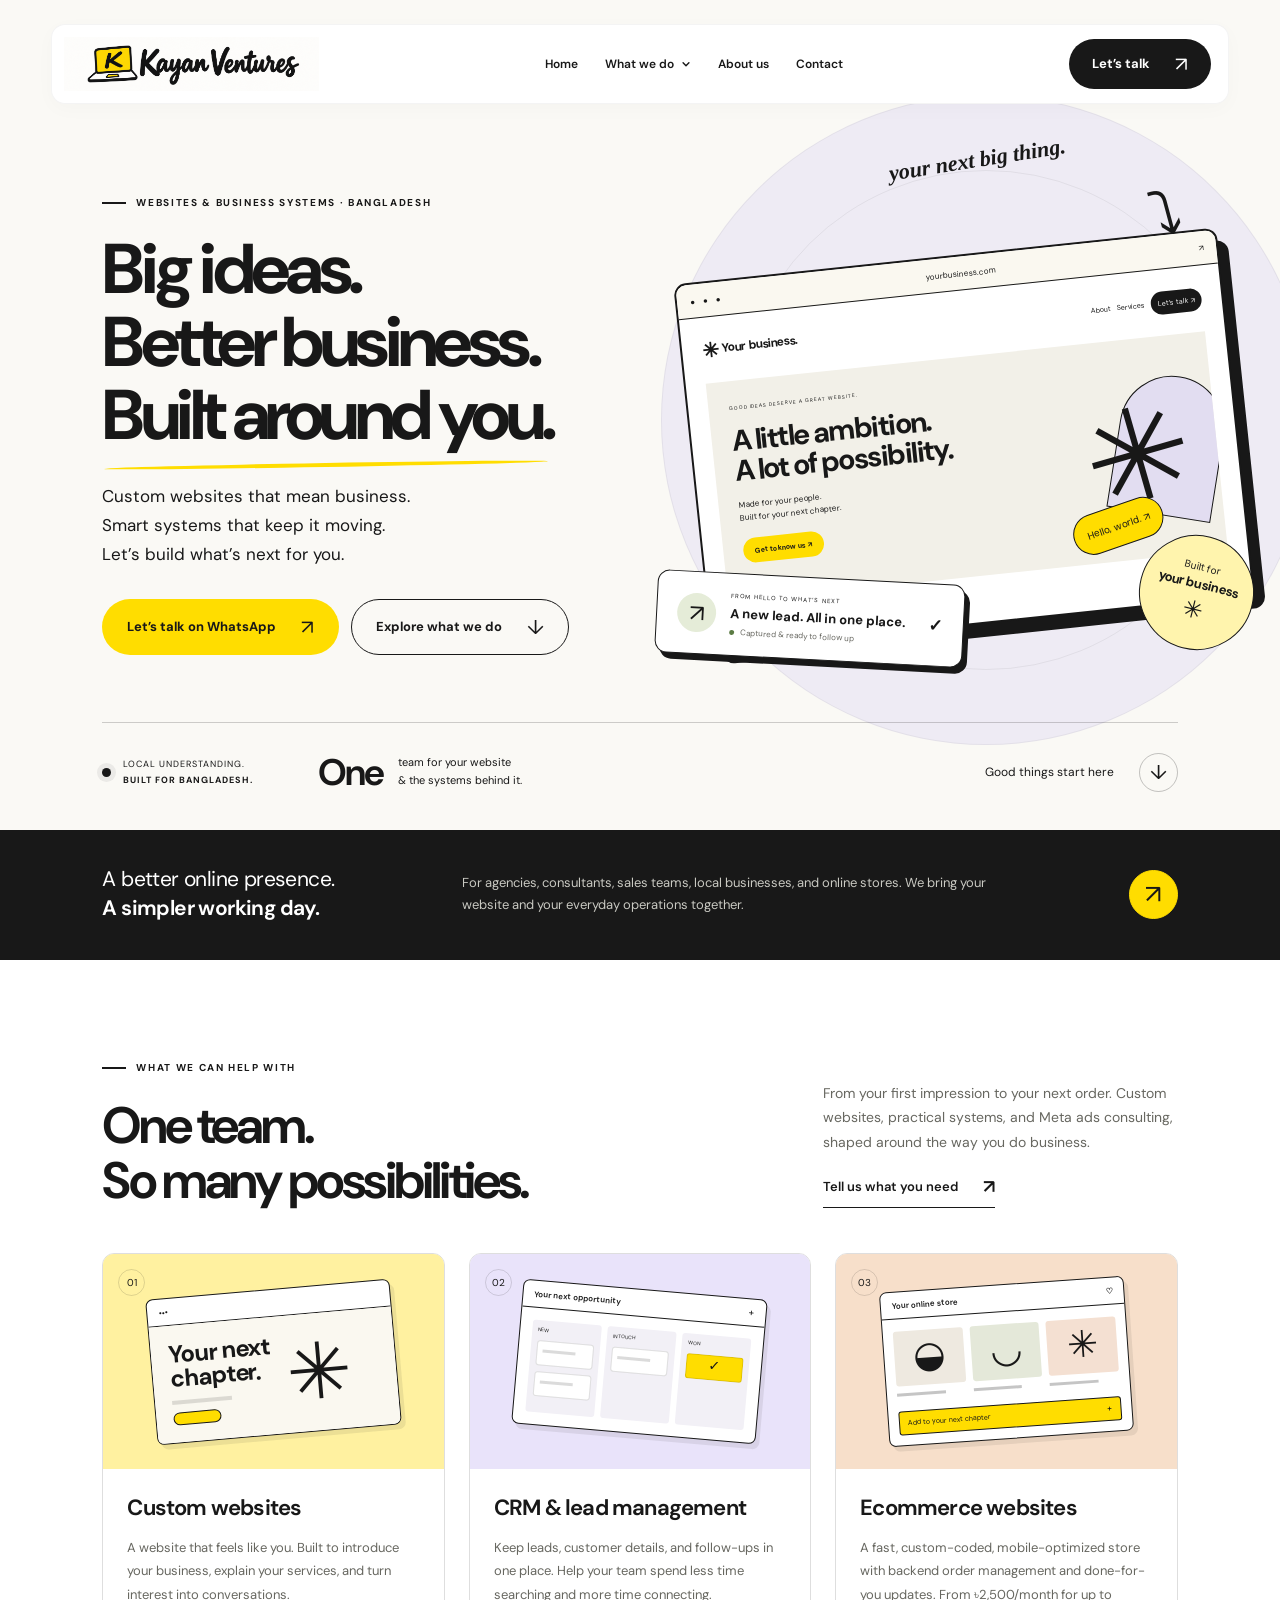
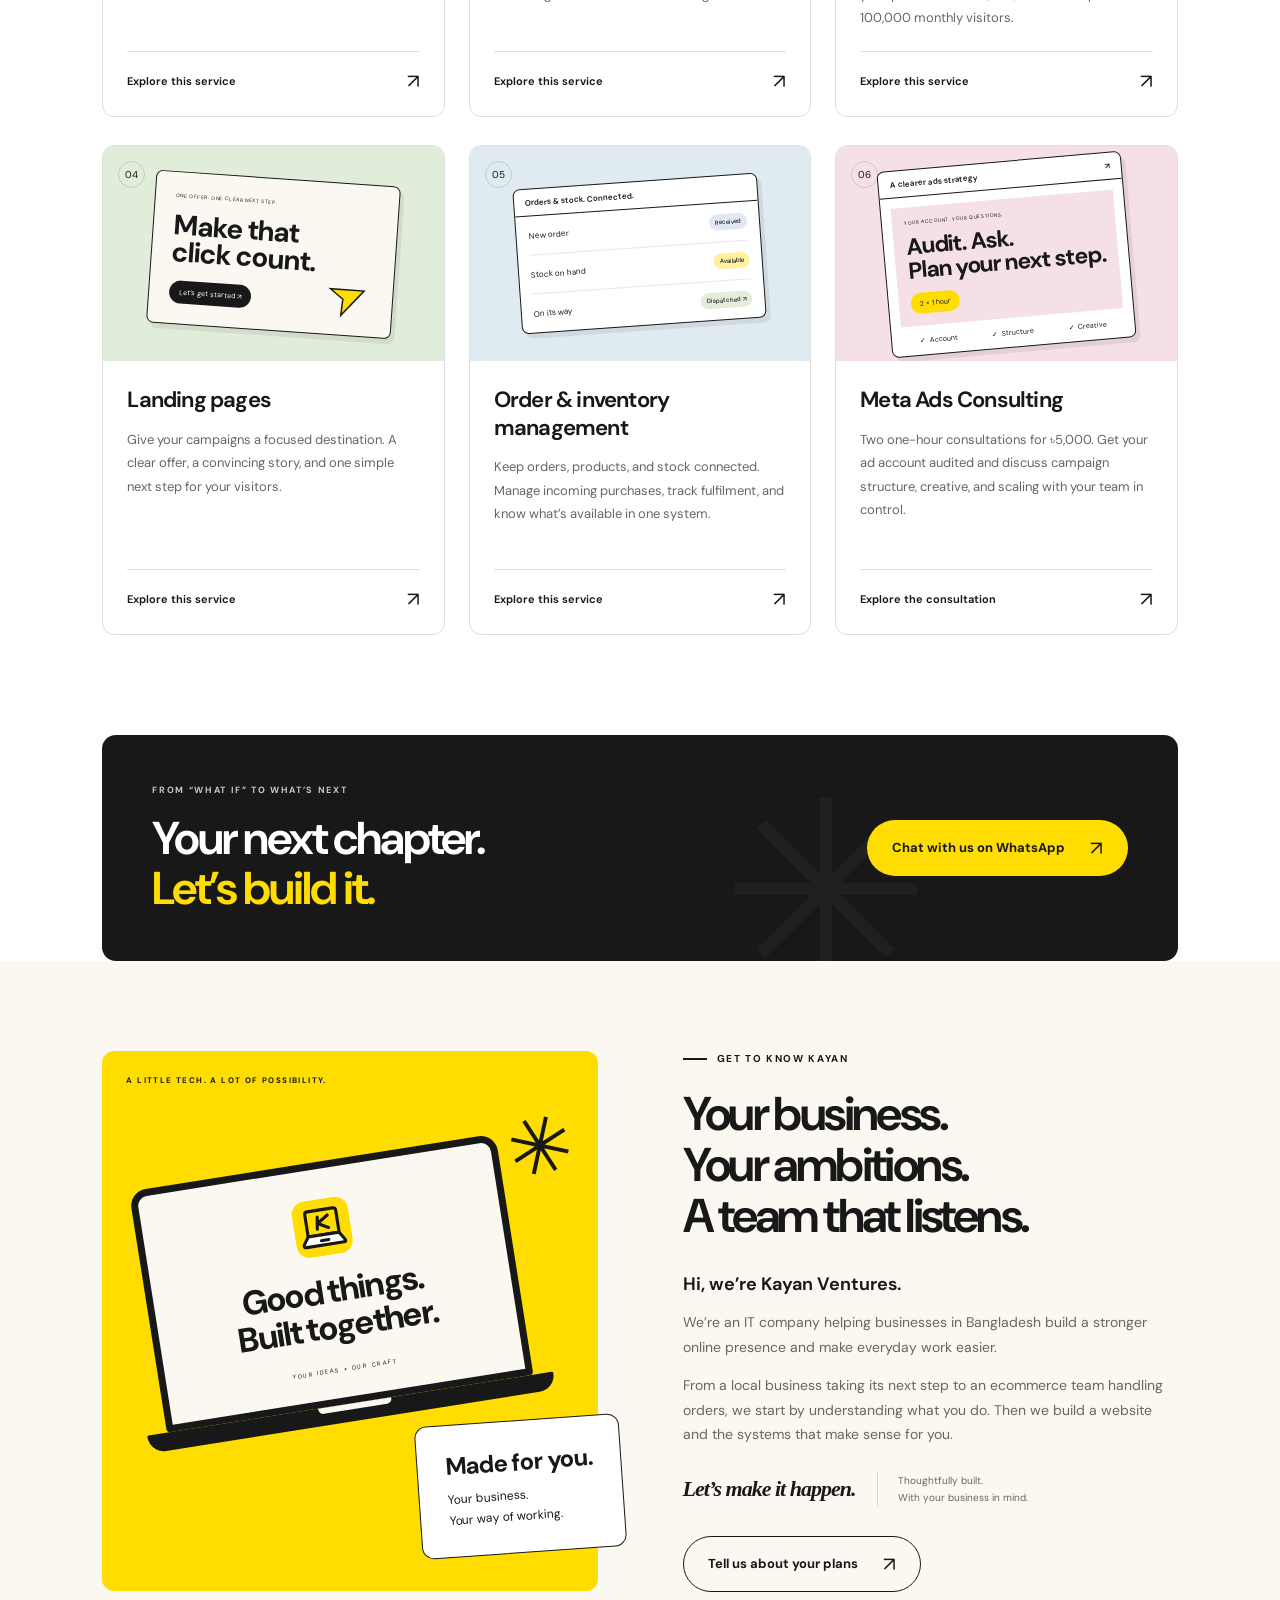
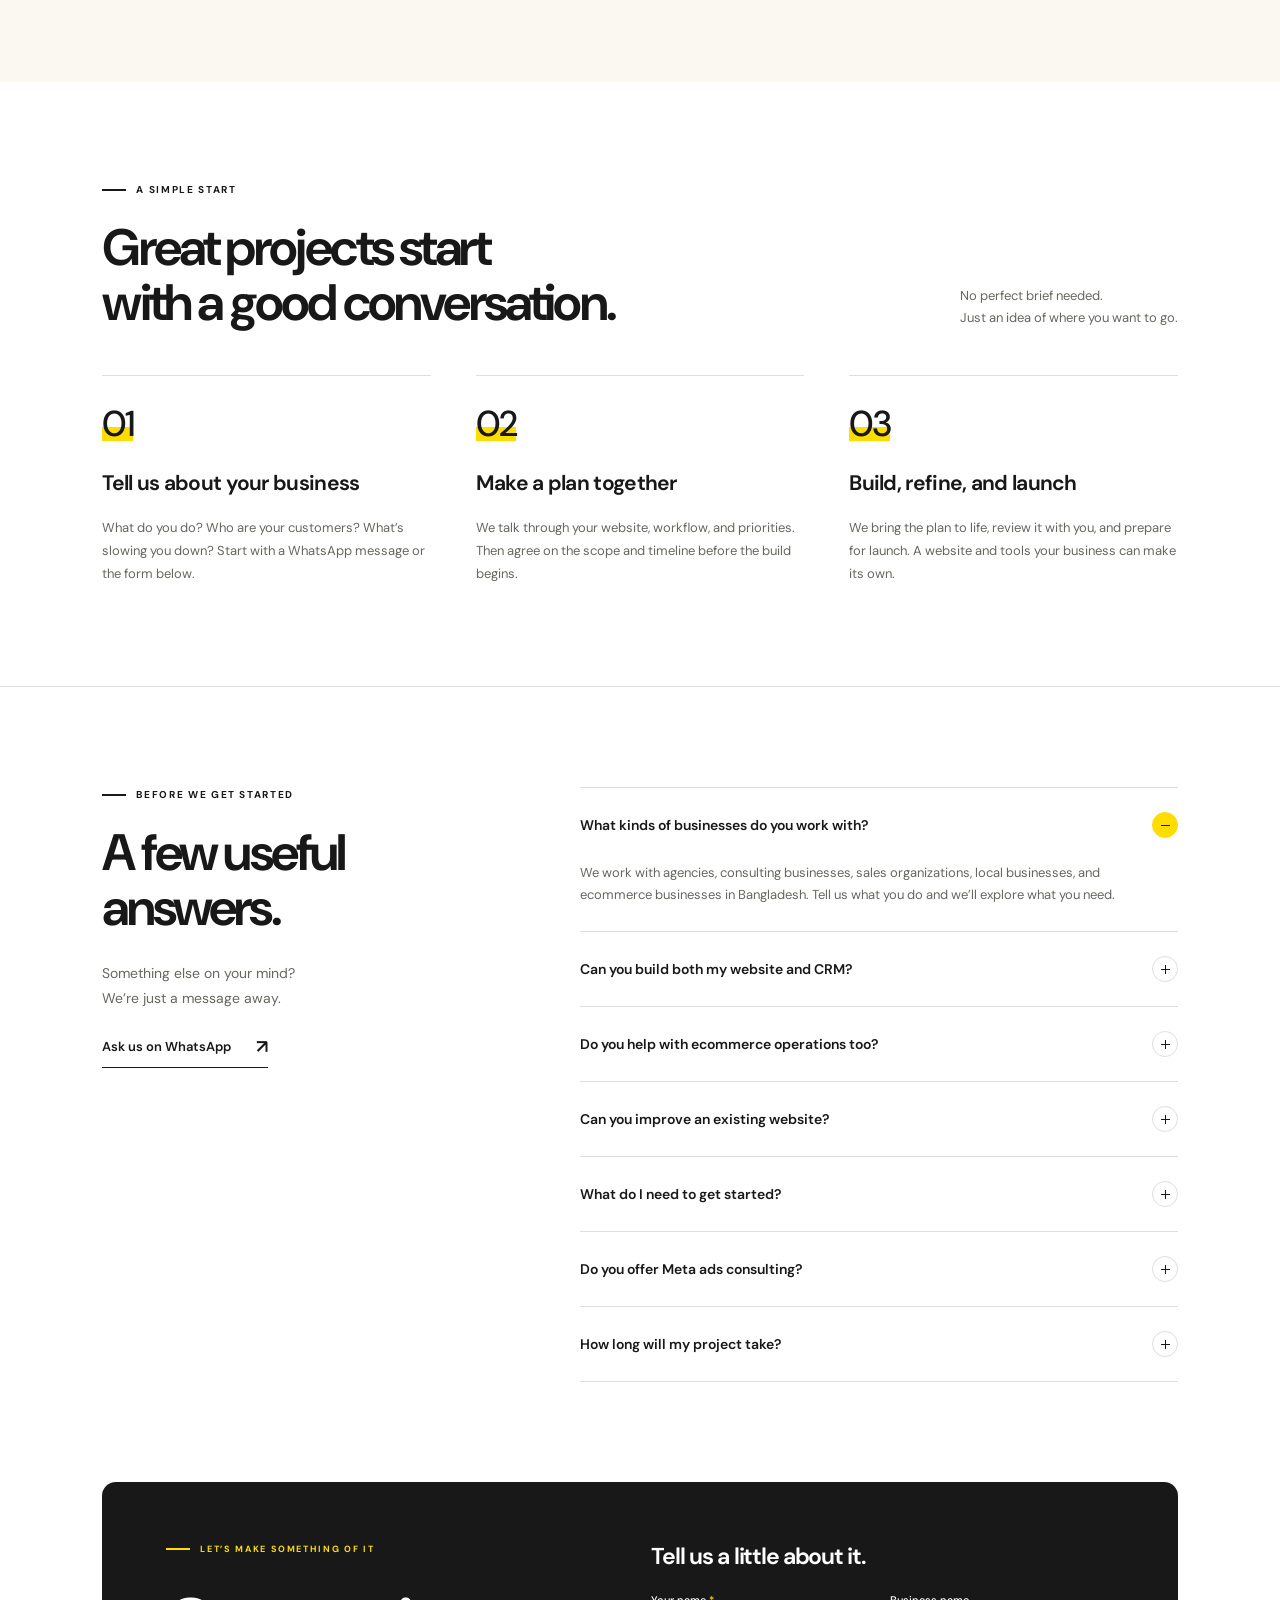
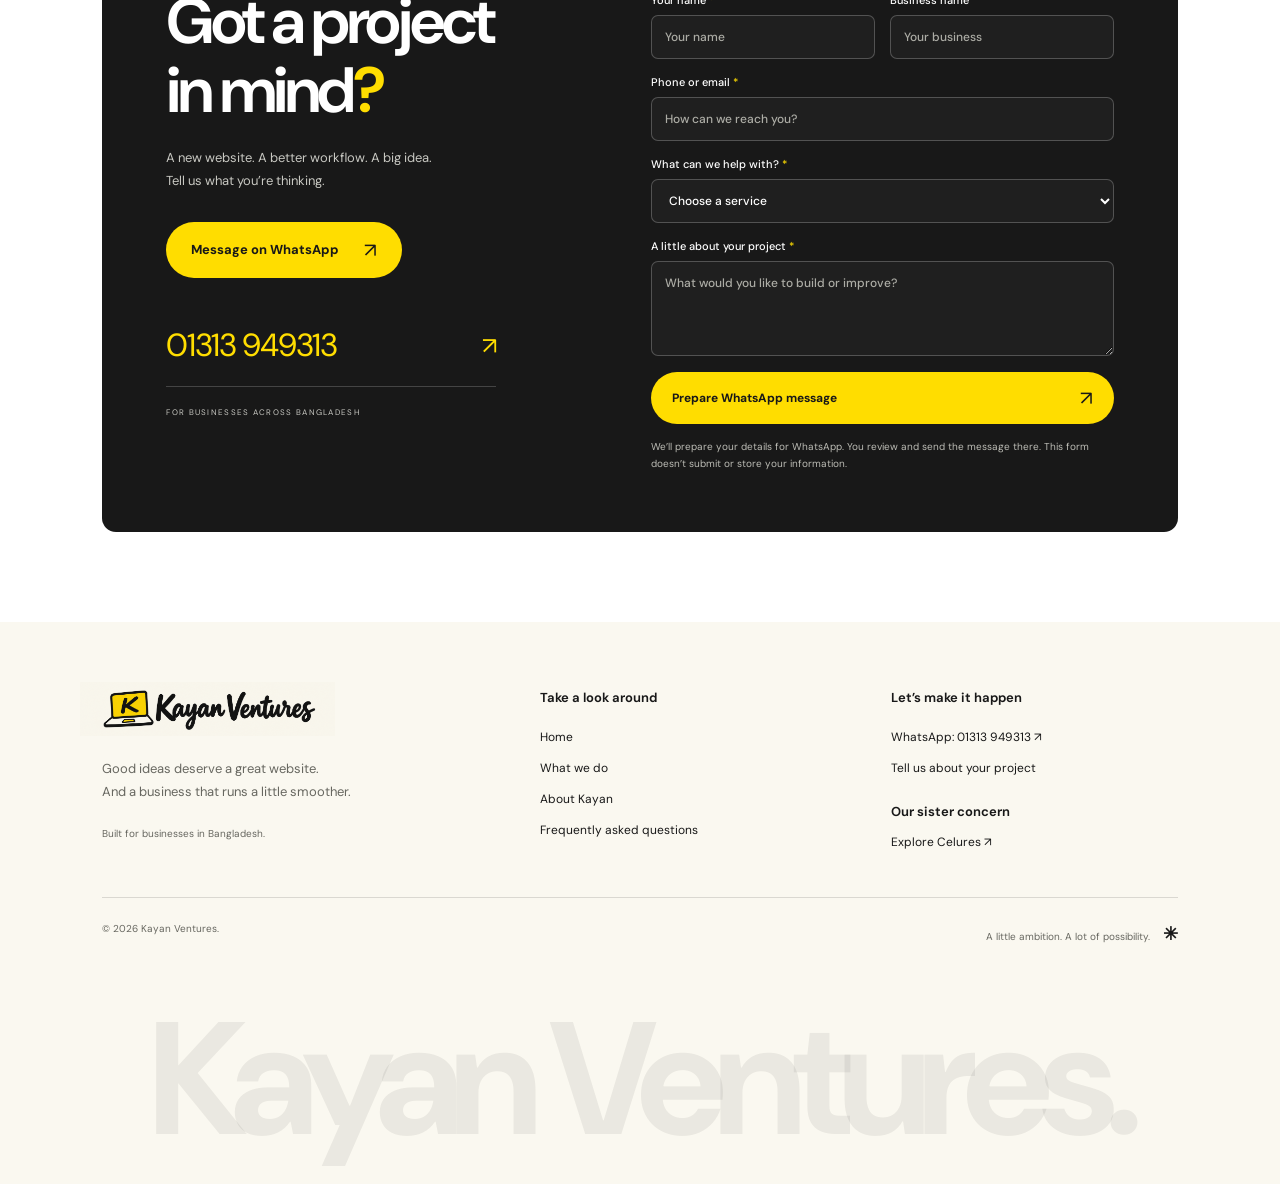
<file: index.html>
<!doctype html>
<html lang="en">
<head>
<meta charset="UTF-8"><meta name="viewport" content="width=device-width, initial-scale=1">
<title>Kayan Ventures | Custom Websites & Business Systems in Bangladesh</title>
<meta name="description" content="Custom websites, ecommerce, CRM, and order and inventory systems for businesses in Bangladesh. Build your next chapter with Kayan Ventures.">
<meta name="theme-color" content="#ffdd00"><meta property="og:title" content="Kayan Ventures — Built around your business."><meta property="og:description" content="Custom websites and practical business systems for ambitious businesses in Bangladesh."><meta property="og:type" content="website">
<link rel="icon" href="assets/brand/kayan-icon.svg" type="image/svg+xml"><link rel="preconnect" href="https://fonts.googleapis.com"><link rel="preconnect" href="https://fonts.gstatic.com" crossorigin><link href="https://fonts.googleapis.com/css2?family=DM+Sans:wght@400;450;500;550;600;650;700;750;800&display=swap" rel="stylesheet"><link rel="stylesheet" href="style.css"><link rel="stylesheet" href="homepage.css"><script src="homepage.js" defer></script>
</head>
<body>
<a class="skip-link" href="#main">Skip to content</a>
<header class="nav" id="site-header">
<a class="brand" href="#home" aria-label="Kayan Ventures home"><img src="assets/brand/kayan-logo.png" alt="Kayan Ventures" width="1983" height="793"></a>
<button class="menu-toggle" aria-expanded="false" aria-controls="main-nav" aria-label="Open navigation"><span></span><span></span></button>
<nav id="main-nav" aria-label="Main navigation"><a href="#home">Home</a><div class="services-nav"><button id="services-toggle" aria-expanded="false" aria-controls="services-menu">What we do <svg class="nav-chevron" viewBox="0 0 12 12" width="10" height="10" aria-hidden="true" focusable="false"><path d="M2.5 4.5 6 8l3.5-3.5" fill="none" stroke="currentColor" stroke-width="1.7" stroke-linecap="round" stroke-linejoin="round"/></svg></button><div class="services-menu" id="services-menu" hidden><p class="eyebrow">BUILT AROUND YOUR BUSINESS</p><a href="custom-websites.html">Custom websites <span aria-hidden="true">↗</span></a><a href="crm-lead-management.html">CRM & lead management <span aria-hidden="true">↗</span></a><a href="ecommerce-websites.html">Ecommerce websites <span aria-hidden="true">↗</span></a><a href="landing-pages.html">Landing pages <span aria-hidden="true">↗</span></a><a href="order-inventory-management.html">Order & inventory management <span aria-hidden="true">↗</span></a><a href="meta-ads-consulting.html">Meta Ads Consulting <span aria-hidden="true">↗</span></a></div></div><a href="#about">About us</a><a href="#contact">Contact</a></nav>
<a class="btn dark nav-call" href="https://wa.me/8801313949313" target="_blank" rel="noopener noreferrer">Let’s talk <span aria-hidden="true">↗</span></a>
</header>
<main id="main">
<section class="hero" id="home" aria-labelledby="hero-title">
<div class="hero-copy"><p class="eyebrow"><span class="tiny-line"></span> WEBSITES & BUSINESS SYSTEMS · BANGLADESH</p><h1 id="hero-title">Big ideas.<br>Better business.<br><em>Built around you.</em></h1><p class="hero-sub">Custom websites that mean business.<br>Smart systems that keep it moving.<br>Let’s build what’s next for you.</p><div class="hero-buttons"><a class="btn dark" href="https://wa.me/8801313949313?text=Hi%20Kayan%20Ventures%2C%20I%27d%20like%20to%20discuss%20a%20project." target="_blank" rel="noopener noreferrer">Let’s talk on WhatsApp <span aria-hidden="true">↗</span></a><a class="btn outline" href="#services">Explore what we do <span aria-hidden="true">↓</span></a></div></div>
<div class="hero-visual" role="img" aria-label="Illustration of a custom business website connected to a lead management system"><div class="orbit orbit-one"></div><div class="orbit orbit-two"></div><span class="handwritten visual-note">your next big thing.</span><span class="doodle-arrow" aria-hidden="true">⤵</span><div class="browser-mock"><div class="browser-bar"><span class="browser-dots">● ● ●</span><span>yourbusiness.com</span><span>↗</span></div><div class="mock-page"><div class="mock-nav"><b><span class="mini-star">✳</span> Your business.</b><span>About &nbsp; Services &nbsp; <i>Let’s talk ↗</i></span></div><div class="mock-content"><span class="mock-eyebrow">GOOD IDEAS DESERVE A GREAT WEBSITE.</span><strong>A little ambition.<br>A lot of possibility.</strong><p>Made for your people.<br>Built for your next chapter.</p><span class="mock-button">Get to know us ↗</span><div class="mock-art"><span class="art-window"></span><span class="art-disc">✳</span><span class="art-pill">Hello, world. ↗</span></div></div><div class="mock-footer"><span>Thoughtfully designed.</span><span>Uniquely yours. ✳</span></div></div></div><div class="lead-card"><div class="lead-icon">↗</div><div><small>FROM HELLO TO WHAT’S NEXT</small><strong>A new lead. All in one place.</strong><span><i></i> Captured & ready to follow up</span></div><b>✓</b></div><div class="visual-sticker"><span>Built for</span><strong>your business</strong><span>✳</span></div></div>
<div class="hero-bottom"><div class="hero-location"><span class="location-dot"></span><span>LOCAL UNDERSTANDING.<br><b>BUILT FOR BANGLADESH.</b></span></div><div class="hero-stat"><strong>One</strong><span>team for your website<br>& the systems behind it.</span></div><a href="#services" class="hero-explore">Good things start here <span aria-hidden="true">↓</span></a></div>
</section>
<section class="intro-strip" aria-label="Our approach"><p>A better online presence.<br><strong>A simpler working day.</strong></p><p>For agencies, consultants, sales teams, local businesses, and online stores. We bring your website and your everyday operations together.</p><a href="#about" class="round-link" aria-label="Get to know Kayan Ventures">↗</a></section>
<section class="section services" id="services" aria-labelledby="services-title"><div class="section-heading"><div><p class="eyebrow"><span class="tiny-line"></span> WHAT WE CAN HELP WITH</p><h2 id="services-title">One team.<br>So many possibilities.</h2></div><div class="section-intro"><p>From your first impression to your next order. Custom websites, practical systems, and Meta ads consulting, shaped around the way you do business.</p><a class="text-link" href="#contact">Tell us what you need <span aria-hidden="true">↗</span></a></div></div>
<div class="service-grid">
<article class="service-card" id="websites"><div class="service-image yellow"><span class="service-number">01</span><div class="service-drawing website-drawing"><div class="drawing-bar">•••</div><div class="drawing-body"><div><b>Your next<br>chapter.</b><i></i><span></span></div><div class="drawing-star">✳</div></div></div></div><div class="service-copy"><h3>Custom websites</h3><p>A website that feels like you. Built to introduce your business, explain your services, and turn interest into conversations.</p><a class="learn" href="custom-websites.html">Explore this service <b aria-hidden="true">↗</b></a></div></article>
<article class="service-card" id="crm"><div class="service-image lavender"><span class="service-number">02</span><div class="service-drawing crm-drawing"><div class="drawing-bar">Your next opportunity <span>＋</span></div><div class="kanban"><div><small>NEW</small><i></i><i></i></div><div><small>IN TOUCH</small><i></i></div><div><small>WON</small><i class="won">✓</i></div></div></div></div><div class="service-copy"><h3>CRM & lead management</h3><p>Keep leads, customer details, and follow-ups in one place. Help your team spend less time searching and more time connecting.</p><a class="learn" href="crm-lead-management.html">Explore this service <b aria-hidden="true">↗</b></a></div></article>
<article class="service-card" id="ecommerce"><div class="service-image peach"><span class="service-number">03</span><div class="service-drawing shop-drawing"><div class="drawing-bar">Your online store <span>♡</span></div><div class="shop-items"><div><span>◒</span><i></i></div><div><span>◡</span><i></i></div><div><span>✳</span><i></i></div></div><div class="shop-cart">Add to your next chapter <b>＋</b></div></div></div><div class="service-copy"><h3>Ecommerce websites</h3><p>A fast, custom-coded, mobile-optimized store with backend order management and done-for-you updates. From ৳2,500/month for up to 100,000 monthly visitors.</p><a class="learn" href="ecommerce-websites.html">Explore this service <b aria-hidden="true">↗</b></a></div></article>
<article class="service-card" id="landing-pages"><div class="service-image mint"><span class="service-number">04</span><div class="service-drawing landing-drawing"><span>ONE OFFER. ONE CLEAR NEXT STEP.</span><b>Make that<br>click count.</b><i>Let’s get started ↗</i><div class="cursor">➤</div></div></div><div class="service-copy"><h3>Landing pages</h3><p>Give your campaigns a focused destination. A clear offer, a convincing story, and one simple next step for your visitors.</p><a class="learn" href="landing-pages.html">Explore this service <b aria-hidden="true">↗</b></a></div></article>
<article class="service-card" id="order-management"><div class="service-image blue"><span class="service-number">05</span><div class="service-drawing order-drawing"><div class="drawing-bar">Orders & stock. Connected.</div><div><span>New order</span><b>Received</b></div><div><span>Stock on hand</span><b>Available</b></div><div><span>On its way</span><b>Dispatched ↗</b></div></div></div><div class="service-copy"><h3>Order & inventory management</h3><p>Keep orders, products, and stock connected. Manage incoming purchases, track fulfilment, and know what’s available in one system.</p><a class="learn" href="order-inventory-management.html">Explore this service <b aria-hidden="true">↗</b></a></div></article>
<article class="service-card" id="meta-ads"><div class="service-image pink"><span class="service-number">06</span><div class="service-drawing ads-drawing"><div class="drawing-bar">A clearer ads strategy <span>↗</span></div><div class="ads-creative"><span>YOUR ACCOUNT. YOUR QUESTIONS.</span><b>Audit. Ask.<br>Plan your next step.</b><i>2 × 1 hour</i></div><div class="ads-stages"><span>Account</span><span>Structure</span><span>Creative</span></div></div></div><div class="service-copy"><h3>Meta Ads Consulting</h3><p>Two one-hour consultations for ৳5,000. Get your ad account audited and discuss campaign structure, creative, and scaling with your team in control.</p><a class="learn" href="meta-ads-consulting.html">Explore the consultation <b aria-hidden="true">↗</b></a></div></article>
</div></section>
<section class="project-banner"><div><p class="eyebrow">FROM “WHAT IF” TO WHAT’S NEXT</p><h2>Your next chapter.<br><em>Let’s build it.</em></h2></div><a class="btn gold" href="https://wa.me/8801313949313" target="_blank" rel="noopener noreferrer">Chat with us on WhatsApp <span aria-hidden="true">↗</span></a><span class="banner-outline" aria-hidden="true">✳</span></section>
<section class="about-section" id="about" aria-labelledby="about-title"><div class="about-photo"><span class="image-note">A LITTLE TECH. A LOT OF POSSIBILITY.</span><div class="about-laptop"><div class="laptop-screen"><img src="assets/brand/kayan-icon.svg" width="100" height="100" alt=""><strong>Good things.<br>Built together.</strong><span>YOUR IDEAS + OUR CRAFT</span></div><div class="laptop-base"></div></div><span class="about-spark" aria-hidden="true">✳</span><div class="experience-card"><strong>Made for you.</strong><p>Your business.<br>Your way of working.</p></div></div><div class="about-copy"><p class="eyebrow"><span class="tiny-line"></span> GET TO KNOW KAYAN</p><h2 id="about-title">Your business.<br>Your ambitions.<br>A team that listens.</h2><p class="about-lead">Hi, we’re Kayan Ventures.</p><p>We’re an IT company helping businesses in Bangladesh build a stronger online presence and make everyday work easier.</p><p>From a local business taking its next step to an ecommerce team handling orders, we start by understanding what you do. Then we build a website and the systems that make sense for you.</p><div class="about-signoff"><span class="handwritten">Let’s make it happen.</span><span>Thoughtfully built.<br>With your business in mind.</span></div><a class="btn outline" href="#contact">Tell us about your plans <span aria-hidden="true">↗</span></a></div></section>
<section class="section process" aria-labelledby="process-title"><div class="section-heading"><div><p class="eyebrow"><span class="tiny-line"></span> A SIMPLE START</p><h2 id="process-title">Great projects start<br>with a good conversation.</h2></div><p>No perfect brief needed.<br>Just an idea of where you want to go.</p></div><div class="process-grid"><article><span class="step-number">01</span><h3>Tell us about your business</h3><p>What do you do? Who are your customers? What’s slowing you down? Start with a WhatsApp message or the form below.</p></article><article><span class="step-number">02</span><h3>Make a plan together</h3><p>We talk through your website, workflow, and priorities. Then agree on the scope and timeline before the build begins.</p></article><article><span class="step-number">03</span><h3>Build, refine, and launch</h3><p>We bring the plan to life, review it with you, and prepare for launch. A website and tools your business can make its own.</p></article></div></section>
<section class="section faq" id="faq" aria-labelledby="faq-title"><div><p class="eyebrow"><span class="tiny-line"></span> BEFORE WE GET STARTED</p><h2 id="faq-title">A few useful<br>answers.</h2><p>Something else on your mind?<br>We’re just a message away.</p><a class="text-link" href="https://wa.me/8801313949313" target="_blank" rel="noopener noreferrer">Ask us on WhatsApp <span aria-hidden="true">↗</span></a></div><div class="faq-list">
<details open><summary>What kinds of businesses do you work with?<span aria-hidden="true"></span></summary><p>We work with agencies, consulting businesses, sales organizations, local businesses, and ecommerce businesses in Bangladesh. Tell us what you do and we’ll explore what you need.</p></details>
<details><summary>Can you build both my website and CRM?<span aria-hidden="true"></span></summary><p>Yes. We can build your custom website and help you get a CRM to manage leads and customers. We’ll discuss the right setup and any connections your workflow needs.</p></details>
<details><summary>Do you help with ecommerce operations too?<span aria-hidden="true"></span></summary><p>Yes. Along with ecommerce websites and landing pages, we build order and inventory management systems. We’ll map how you receive orders, manage stock, and process purchases before deciding what to build.</p></details>
<details><summary>Can you improve an existing website?<span aria-hidden="true"></span></summary><p>Share your current website and what you’d like to change. We’ll review it with you and discuss whether improvements or a fresh build would make more sense.</p></details>
<details><summary>What do I need to get started?<span aria-hidden="true"></span></summary><p>A short introduction to your business is enough to start. If you have a current website, brand assets, or examples you like, send them along on WhatsApp.</p></details>
<details><summary>Do you offer Meta ads consulting?<span aria-hidden="true"></span></summary><p>Yes. Get two one-hour consultations for ৳5,000 to discuss your ad account, campaign structure, creative, and scaling questions. You or your team manage the campaigns. <a href="meta-ads-consulting.html">Explore Meta Ads Consulting</a>.</p></details>
<details><summary>How long will my project take?<span aria-hidden="true"></span></summary><p>Timing depends on the scope, content, and systems involved. We’ll discuss priorities and agree on a realistic timeline once we understand your project.</p></details>
</div></section>
<section class="contact-section" id="contact" aria-labelledby="contact-title"><div class="contact-copy"><p class="eyebrow"><span class="tiny-line"></span> LET’S MAKE SOMETHING OF IT</p><h2 id="contact-title">Got a project<br>in mind<span>?</span></h2><p>A new website. A better workflow. A big idea.<br>Tell us what you’re thinking.</p><a class="btn gold" href="https://wa.me/8801313949313" target="_blank" rel="noopener noreferrer">Message on WhatsApp <span aria-hidden="true">↗</span></a><a class="contact-phone" href="https://wa.me/8801313949313" target="_blank" rel="noopener noreferrer">01313 949313 <span aria-hidden="true">↗</span></a><span class="contact-location">FOR BUSINESSES ACROSS BANGLADESH</span></div>
<form class="contact-form" id="contact-form"><h3>Tell us a little about it.</h3><div class="form-row"><label>Your name <span>*</span><input name="name" autocomplete="name" placeholder="Your name" maxlength="100" required></label><label>Business name<input name="business" autocomplete="organization" placeholder="Your business" maxlength="150"></label></div><label>Phone or email <span>*</span><input name="contact" placeholder="How can we reach you?" maxlength="150" required></label><label>What can we help with? <span>*</span><select name="service" id="service-select" required><option value="">Choose a service</option><option>Custom website</option><option>CRM & lead management</option><option>Ecommerce website</option><option>Landing page</option><option>Order & inventory management</option><option>Meta Ads Consulting</option><option>A few things / let’s discuss</option></select></label><label>A little about your project <span>*</span><textarea name="message" placeholder="What would you like to build or improve?" rows="3" maxlength="2000" required></textarea></label><button class="btn gold" type="submit">Prepare WhatsApp message <span aria-hidden="true">↗</span></button><p class="form-note">We’ll prepare your details for WhatsApp. You review and send the message there. This form doesn’t submit or store your information.</p><div id="form-result" class="form-result" role="status" hidden><p>Your message is ready. Open WhatsApp to review and send it.</p><a id="message-link" class="btn gold" target="_blank" rel="noopener noreferrer">Continue to WhatsApp <span aria-hidden="true">↗</span></a></div></form>
<noscript><style>.contact-form{display:none}</style><p>JavaScript is needed to prepare a message with this form. You can <a href="https://wa.me/8801313949313">contact us directly on WhatsApp</a>.</p></noscript>
</section>
</main>
<footer><div class="footer-grid"><div><a class="brand" href="#home" aria-label="Kayan Ventures home"><img src="assets/brand/kayan-logo.png" alt="Kayan Ventures" width="1983" height="793" loading="lazy"></a><p>Good ideas deserve a great website.<br>And a business that runs a little smoother.</p><p class="footer-location">Built for businesses in Bangladesh.</p></div><div><h3>Take a look around</h3><a href="#home">Home</a><a href="#services">What we do</a><a href="#about">About Kayan</a><a href="#faq">Frequently asked questions</a></div><div><h3>Let’s make it happen</h3><a href="https://wa.me/8801313949313" target="_blank" rel="noopener noreferrer">WhatsApp: 01313 949313 ↗</a><a href="#contact">Tell us about your project</a><h3 class="concern-label">Our sister concern</h3><a href="https://celures.com" target="_blank" rel="noopener noreferrer">Explore Celures ↗</a></div></div><div class="footer-base"><span>© <span id="year">2026</span> Kayan Ventures.</span><span>A little ambition. A lot of possibility. <b>✳</b></span></div><div class="footer-wordmark" aria-hidden="true">Kayan Ventures.</div></footer>
</body>
</html>
</file>
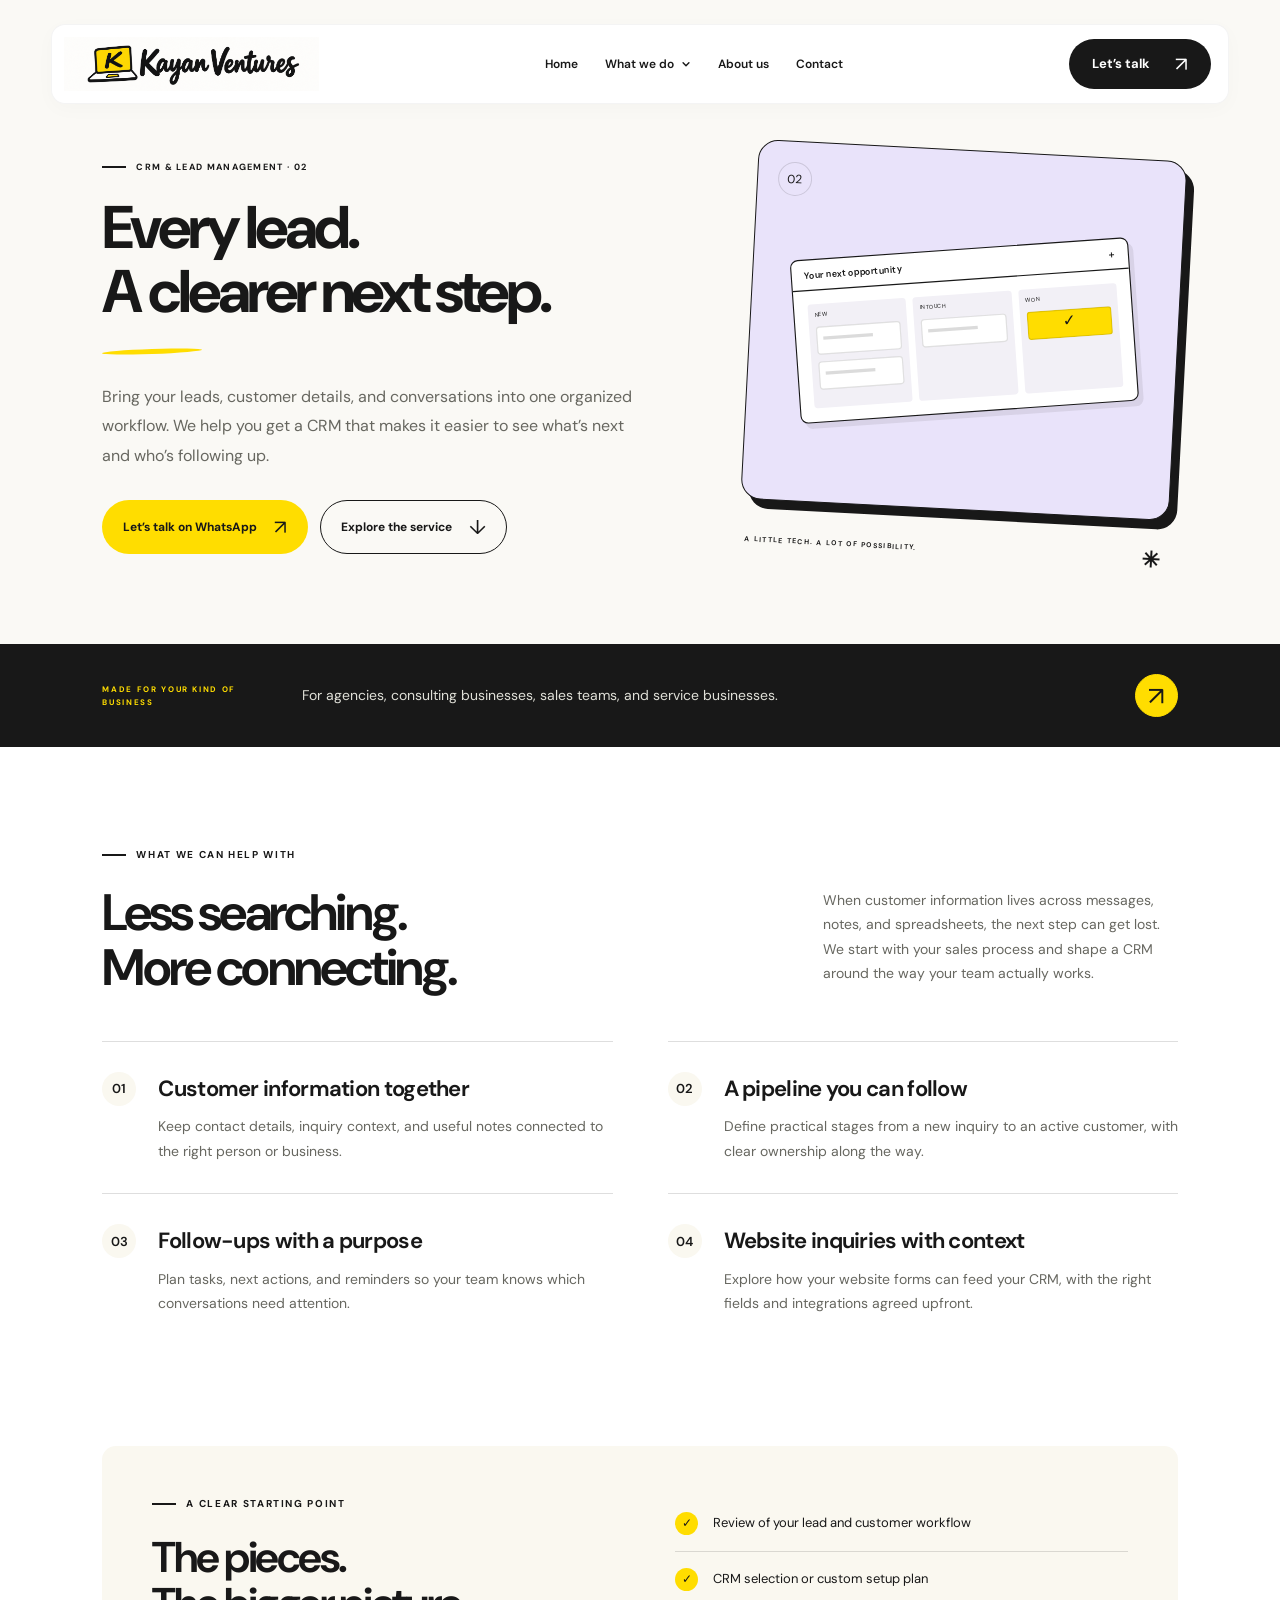
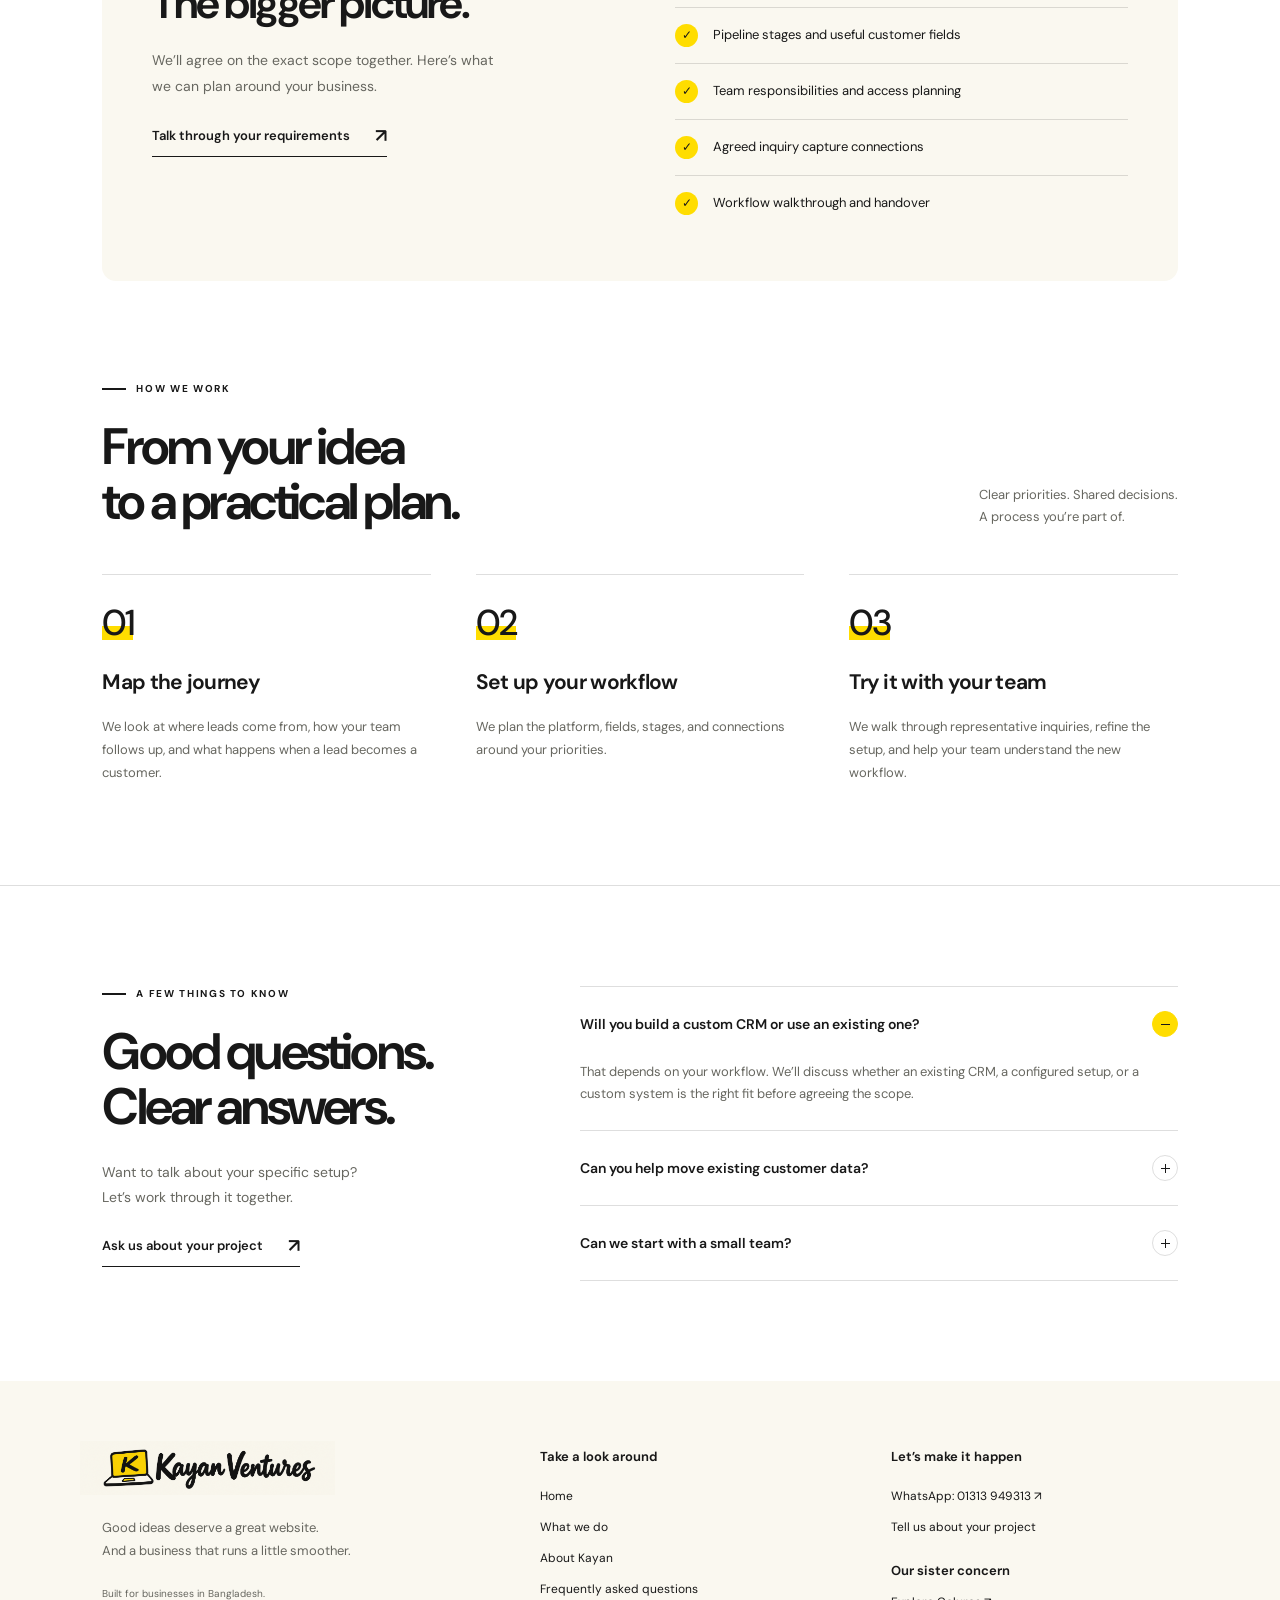
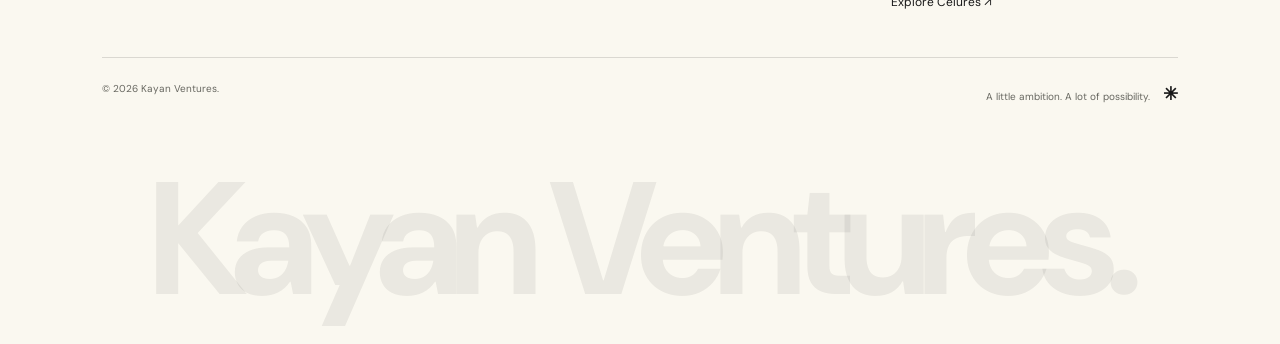
<file: crm-lead-management.html>
<!doctype html>
<html lang="en">
<head>
<meta charset="UTF-8"><meta name="viewport" content="width=device-width, initial-scale=1">
<title>CRM &amp; lead management in Bangladesh | Kayan Ventures</title>
<meta name="description" content="CRM and lead management for businesses in Bangladesh. Organize customer information, sales stages, and follow-ups around the way your team works.">
<meta name="theme-color" content="#ffdd00"><meta property="og:title" content="CRM &amp; lead management in Bangladesh | Kayan Ventures"><meta property="og:description" content="CRM and lead management for businesses in Bangladesh. Organize customer information, sales stages, and follow-ups around the way your team works."><meta property="og:type" content="website">
<link rel="icon" href="assets/brand/kayan-icon.svg" type="image/svg+xml"><link rel="preconnect" href="https://fonts.googleapis.com"><link rel="preconnect" href="https://fonts.gstatic.com" crossorigin><link href="https://fonts.googleapis.com/css2?family=DM+Sans:wght@400;450;500;550;600;650;700;750;800&display=swap" rel="stylesheet"><link rel="stylesheet" href="style.css"><link rel="stylesheet" href="homepage.css"><script src="homepage.js" defer></script>
<link rel="stylesheet" href="services.css">
</head>
<body class="service-page">
<a class="skip-link" href="#main">Skip to content</a>
<header class="nav" id="site-header">
<a class="brand" href="index.html#home" aria-label="Kayan Ventures home"><img src="assets/brand/kayan-logo.png" alt="Kayan Ventures" width="1983" height="793"></a>
<button class="menu-toggle" aria-expanded="false" aria-controls="main-nav" aria-label="Open navigation"><span></span><span></span></button>
<nav id="main-nav" aria-label="Main navigation"><a href="index.html#home">Home</a><div class="services-nav"><button id="services-toggle" aria-expanded="false" aria-controls="services-menu">What we do <svg class="nav-chevron" viewBox="0 0 12 12" width="10" height="10" aria-hidden="true" focusable="false"><path d="M2.5 4.5 6 8l3.5-3.5" fill="none" stroke="currentColor" stroke-width="1.7" stroke-linecap="round" stroke-linejoin="round"/></svg></button><div class="services-menu" id="services-menu" hidden><p class="eyebrow">BUILT AROUND YOUR BUSINESS</p><a href="custom-websites.html">Custom websites <span aria-hidden="true">↗</span></a><a href="crm-lead-management.html" aria-current="page">CRM & lead management <span aria-hidden="true">↗</span></a><a href="ecommerce-websites.html">Ecommerce websites <span aria-hidden="true">↗</span></a><a href="landing-pages.html">Landing pages <span aria-hidden="true">↗</span></a><a href="order-inventory-management.html">Order & inventory management <span aria-hidden="true">↗</span></a><a href="meta-ads-consulting.html">Meta Ads Consulting <span aria-hidden="true">↗</span></a></div></div><a href="index.html#about">About us</a><a href="index.html#contact">Contact</a></nav>
<a class="btn dark nav-call" href="https://wa.me/8801313949313" target="_blank" rel="noopener noreferrer">Let’s talk <span aria-hidden="true">↗</span></a>
</header>
<main id="main">
  <section class="service-hero" aria-labelledby="service-title">
    <div class="service-hero-grid"><div class="service-hero-copy"><p class="eyebrow"><span class="tiny-line"></span>CRM &amp; LEAD MANAGEMENT · 02</p><h1 id="service-title">Every lead.<br>A clearer next step.</h1><p class="service-lead">Bring your leads, customer details, and conversations into one organized workflow. We help you get a CRM that makes it easier to see what’s next and who’s following up.</p><div class="hero-buttons"><a class="btn gold" href="https://wa.me/8801313949313?text=Hi%20Kayan%20Ventures!%20I%E2%80%99d%20like%20to%20discuss%20crm%20%26%20lead%20management." target="_blank" rel="noopener noreferrer">Let’s talk on WhatsApp <span aria-hidden="true">↗</span></a><a class="btn outline" href="#scope">Explore the service <span aria-hidden="true">↓</span></a></div></div><div class="service-hero-art"><div role="img" aria-label="Illustrative crm &amp; lead management concept"><div class="service-image lavender"><span class="service-number">02</span><div class="service-drawing crm-drawing"><div class="drawing-bar">Your next opportunity <span>＋</span></div><div class="kanban"><div><small>NEW</small><i></i><i></i></div><div><small>IN TOUCH</small><i></i></div><div><small>WON</small><i class="won">✓</i></div></div></div></div></div><span class="service-art-caption">A LITTLE TECH. A LOT OF POSSIBILITY. <span>✳</span></span></div></div>
  </section>
  <section class="service-fit"><p class="eyebrow">MADE FOR YOUR KIND OF BUSINESS</p><p>For agencies, consulting businesses, sales teams, and service businesses.</p><a class="round-link" href="https://wa.me/8801313949313?text=Hi%20Kayan%20Ventures!%20I%E2%80%99d%20like%20to%20discuss%20crm%20%26%20lead%20management." target="_blank" rel="noopener noreferrer" aria-label="Discuss crm &amp; lead management">↗</a></section>

  <section class="section service-scope" id="scope" aria-labelledby="scope-title"><div class="section-heading"><div><p class="eyebrow"><span class="tiny-line"></span> WHAT WE CAN HELP WITH</p><h2 id="scope-title">Less searching.<br>More connecting.</h2></div><div class="section-intro"><p>When customer information lives across messages, notes, and spreadsheets, the next step can get lost. We start with your sales process and shape a CRM around the way your team actually works.</p></div></div><div class="service-feature-grid"><article><span class="feature-number">01</span><div><h3>Customer information together</h3><p>Keep contact details, inquiry context, and useful notes connected to the right person or business.</p></div></article>
<article><span class="feature-number">02</span><div><h3>A pipeline you can follow</h3><p>Define practical stages from a new inquiry to an active customer, with clear ownership along the way.</p></div></article>
<article><span class="feature-number">03</span><div><h3>Follow-ups with a purpose</h3><p>Plan tasks, next actions, and reminders so your team knows which conversations need attention.</p></div></article>
<article><span class="feature-number">04</span><div><h3>Website inquiries with context</h3><p>Explore how your website forms can feed your CRM, with the right fields and integrations agreed upfront.</p></div></article></div></section>
  <section class="service-deliverables" aria-labelledby="deliverables-title"><div><p class="eyebrow"><span class="tiny-line"></span> A CLEAR STARTING POINT</p><h2 id="deliverables-title">The pieces.<br>The bigger picture.</h2><p>We’ll agree on the exact scope together. Here’s what we can plan around your business.</p><a class="text-link" href="https://wa.me/8801313949313?text=Hi%20Kayan%20Ventures!%20I%E2%80%99d%20like%20to%20discuss%20crm%20%26%20lead%20management." target="_blank" rel="noopener noreferrer">Talk through your requirements <span aria-hidden="true">↗</span></a></div><ul><li><span aria-hidden="true">✓</span>Review of your lead and customer workflow</li>
<li><span aria-hidden="true">✓</span>CRM selection or custom setup plan</li>
<li><span aria-hidden="true">✓</span>Pipeline stages and useful customer fields</li>
<li><span aria-hidden="true">✓</span>Team responsibilities and access planning</li>
<li><span aria-hidden="true">✓</span>Agreed inquiry capture connections</li>
<li><span aria-hidden="true">✓</span>Workflow walkthrough and handover</li></ul></section>
  <section class="section process" aria-labelledby="process-title"><div class="section-heading"><div><p class="eyebrow"><span class="tiny-line"></span> HOW WE WORK</p><h2 id="process-title">From your idea<br>to a practical plan.</h2></div><p>Clear priorities. Shared decisions.<br>A process you’re part of.</p></div><div class="process-grid"><article><span class="step-number">01</span><h3>Map the journey</h3><p>We look at where leads come from, how your team follows up, and what happens when a lead becomes a customer.</p></article>
<article><span class="step-number">02</span><h3>Set up your workflow</h3><p>We plan the platform, fields, stages, and connections around your priorities.</p></article>
<article><span class="step-number">03</span><h3>Try it with your team</h3><p>We walk through representative inquiries, refine the setup, and help your team understand the new workflow.</p></article></div></section>
  <section class="section faq" aria-labelledby="faq-title"><div><p class="eyebrow"><span class="tiny-line"></span> A FEW THINGS TO KNOW</p><h2 id="faq-title">Good questions.<br>Clear answers.</h2><p>Want to talk about your specific setup?<br>Let’s work through it together.</p><a class="text-link" href="https://wa.me/8801313949313?text=Hi%20Kayan%20Ventures!%20I%E2%80%99d%20like%20to%20discuss%20crm%20%26%20lead%20management." target="_blank" rel="noopener noreferrer">Ask us about your project <span aria-hidden="true">↗</span></a></div><div class="faq-list"><details open><summary>Will you build a custom CRM or use an existing one?<span aria-hidden="true"></span></summary><p>That depends on your workflow. We’ll discuss whether an existing CRM, a configured setup, or a custom system is the right fit before agreeing the scope.</p></details>
<details><summary>Can you help move existing customer data?<span aria-hidden="true"></span></summary><p>We can review your current spreadsheets or systems and agree a migration plan. The approach depends on the data format, quality, and access available.</p></details>
<details><summary>Can we start with a small team?<span aria-hidden="true"></span></summary><p>Yes. We can focus first on the stages and information your team needs today, then discuss additional workflows later.</p></details></div></section>
</main>
<footer><div class="footer-grid"><div><a class="brand" href="index.html#home" aria-label="Kayan Ventures home"><img src="assets/brand/kayan-logo.png" alt="Kayan Ventures" width="1983" height="793" loading="lazy"></a><p>Good ideas deserve a great website.<br>And a business that runs a little smoother.</p><p class="footer-location">Built for businesses in Bangladesh.</p></div><div><h3>Take a look around</h3><a href="index.html#home">Home</a><a href="index.html#services">What we do</a><a href="index.html#about">About Kayan</a><a href="index.html#faq">Frequently asked questions</a></div><div><h3>Let’s make it happen</h3><a href="https://wa.me/8801313949313" target="_blank" rel="noopener noreferrer">WhatsApp: 01313 949313 ↗</a><a href="index.html#contact">Tell us about your project</a><h3 class="concern-label">Our sister concern</h3><a href="https://celures.com" target="_blank" rel="noopener noreferrer">Explore Celures ↗</a></div></div><div class="footer-base"><span>© <span id="year">2026</span> Kayan Ventures.</span><span>A little ambition. A lot of possibility. <b>✳</b></span></div><div class="footer-wordmark" aria-hidden="true">Kayan Ventures.</div></footer>
</body>
</html>
</file>
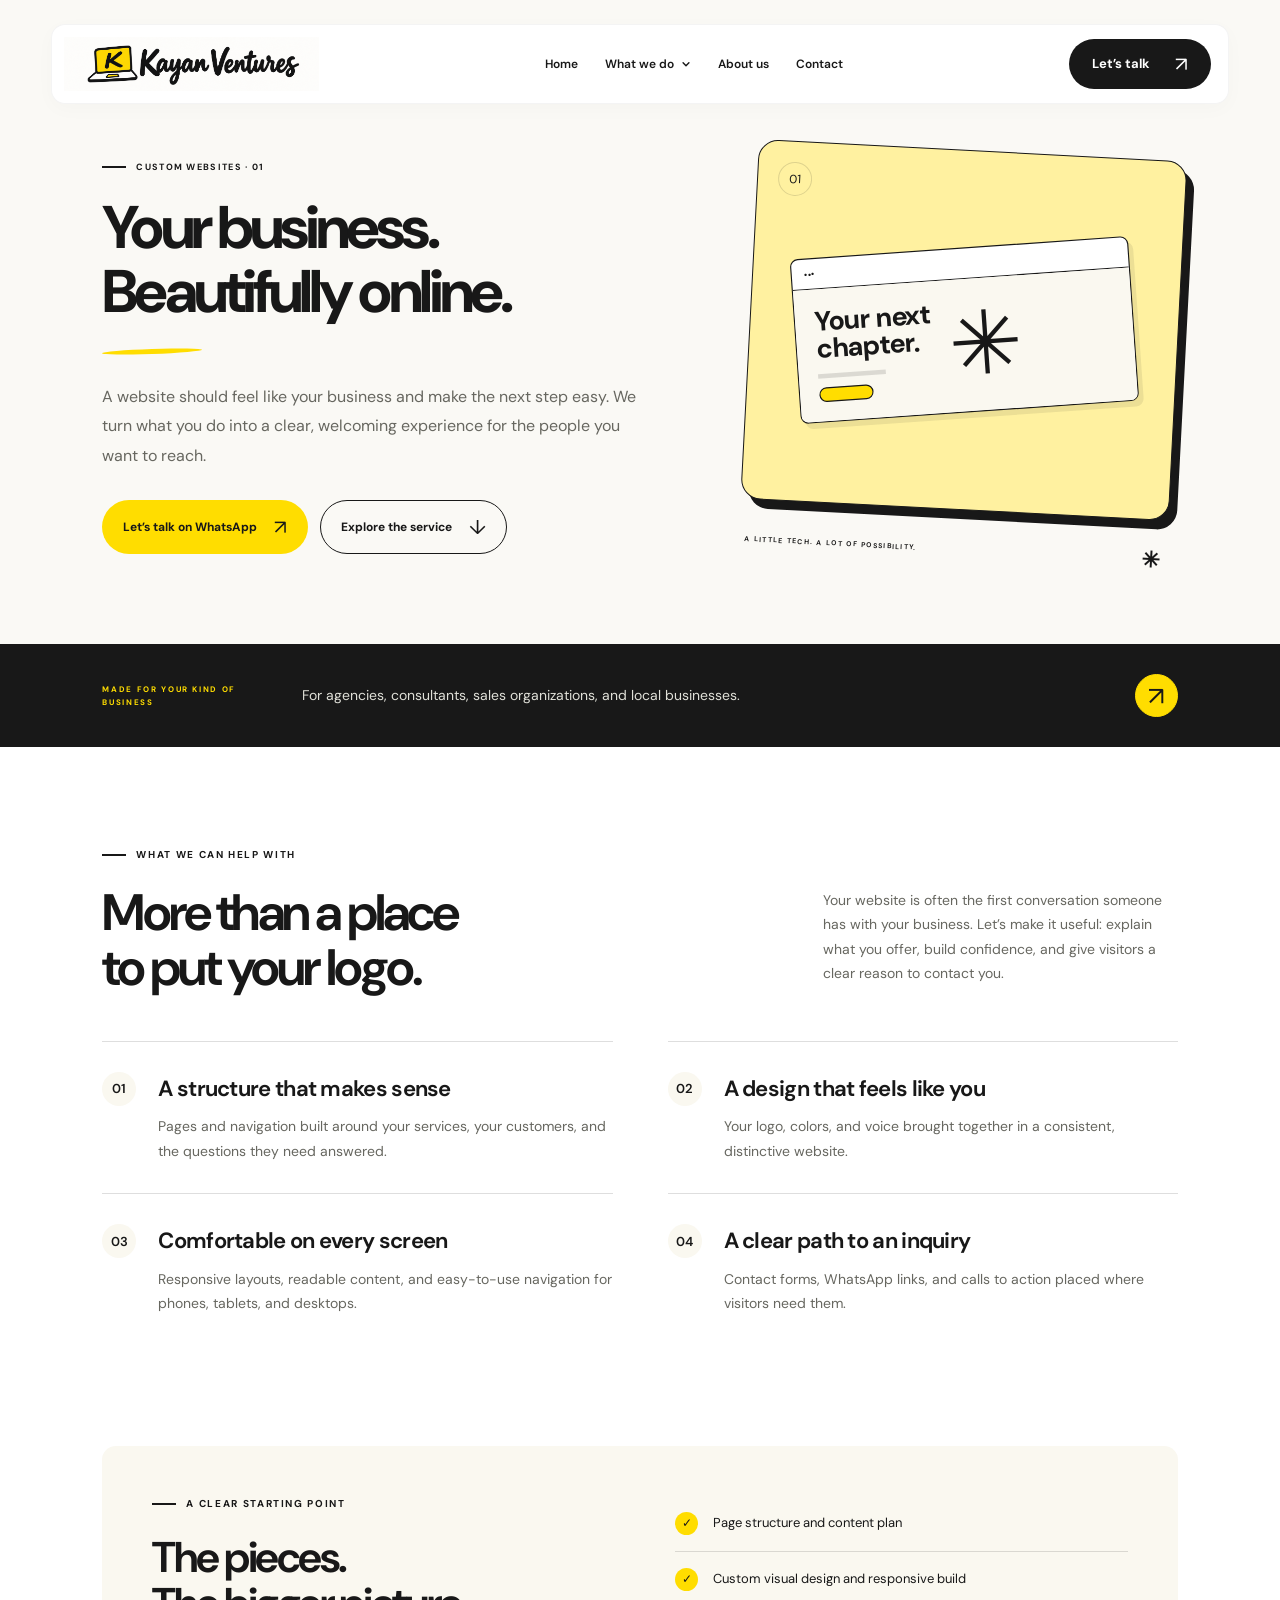
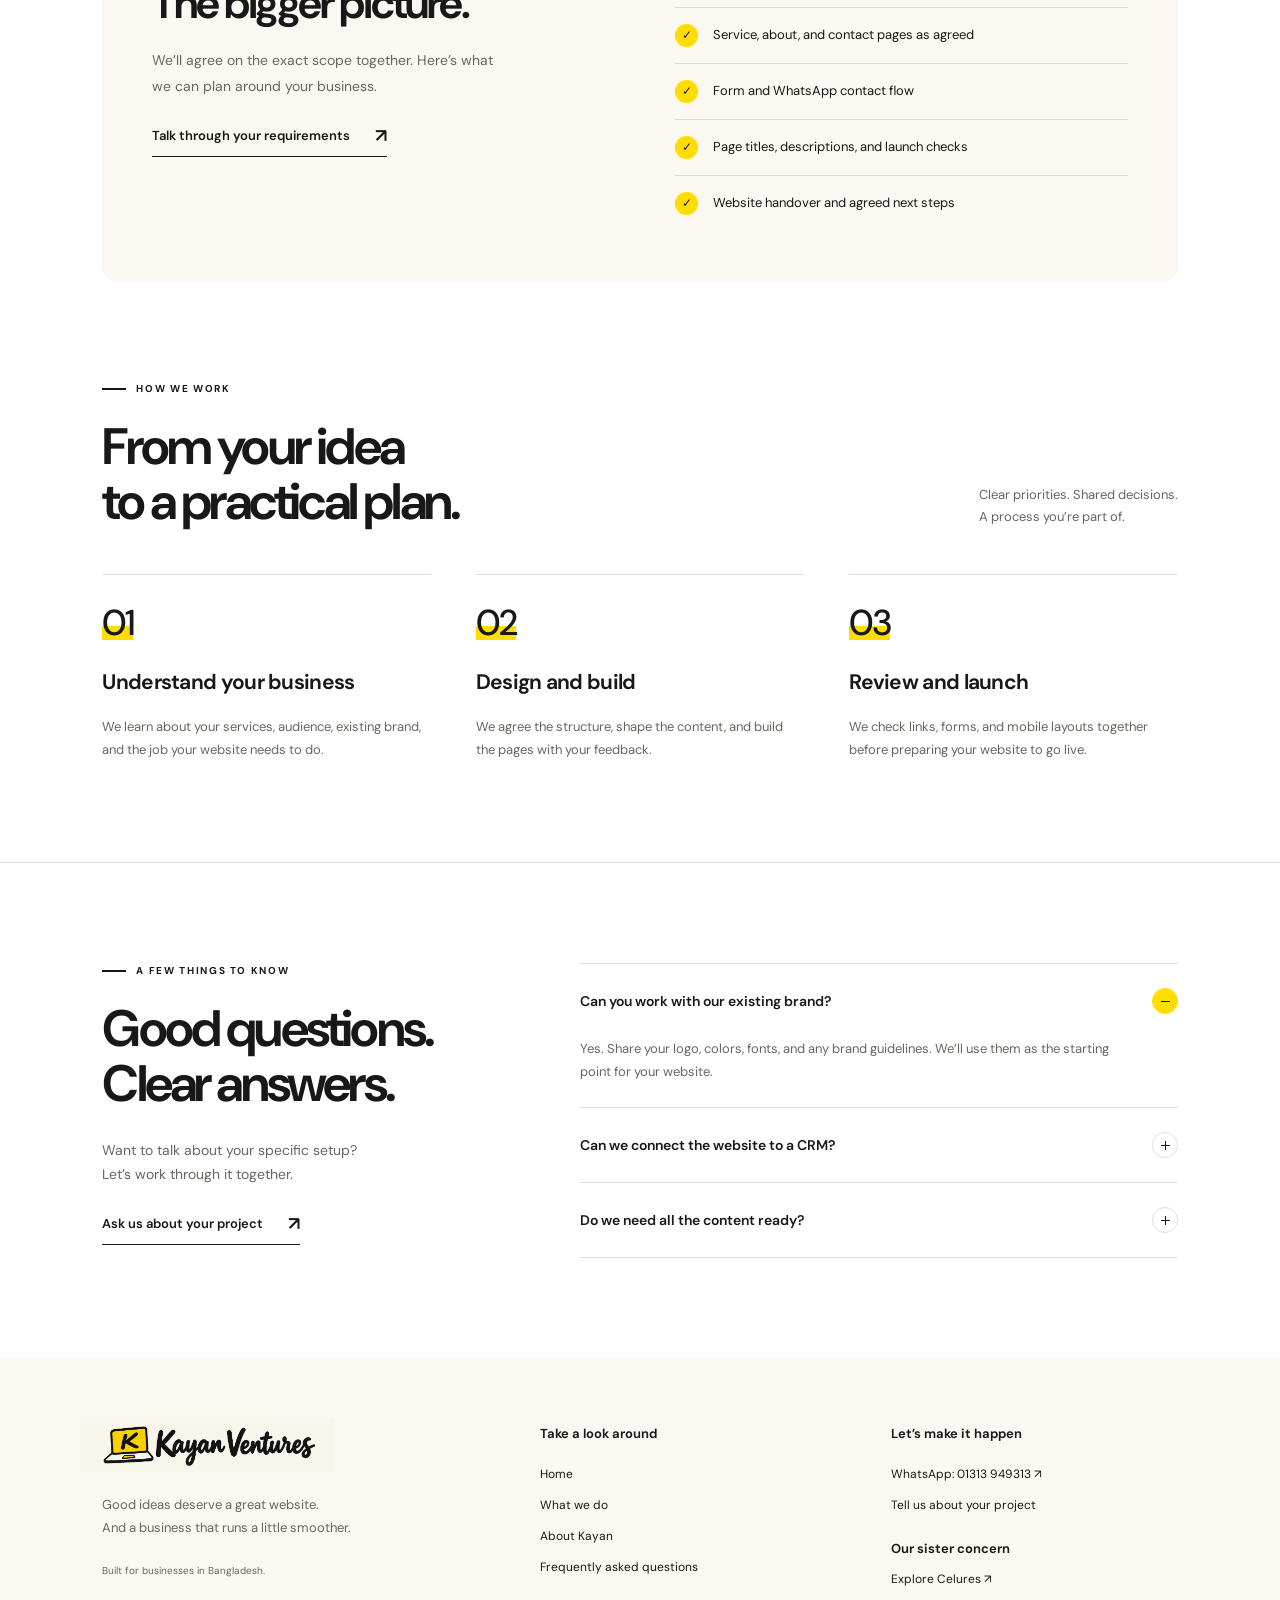
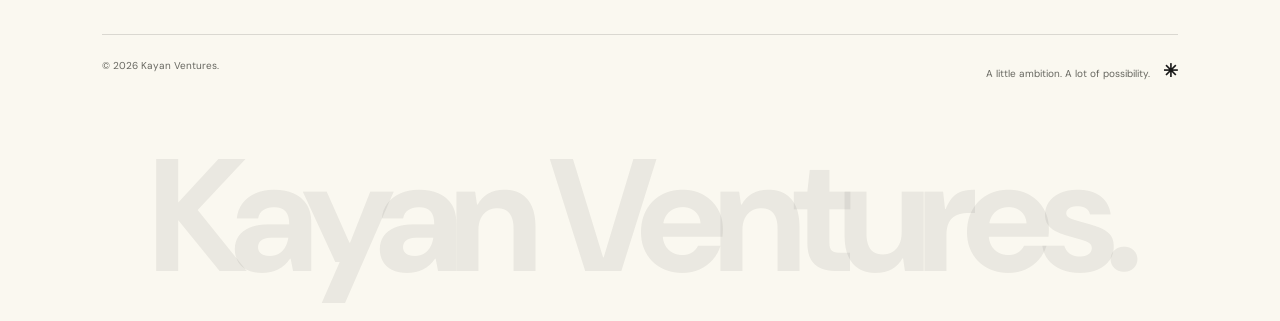
<file: custom-websites.html>
<!doctype html>
<html lang="en">
<head>
<meta charset="UTF-8"><meta name="viewport" content="width=device-width, initial-scale=1">
<title>Custom websites in Bangladesh | Kayan Ventures</title>
<meta name="description" content="Custom websites for agencies, consultants, and local businesses in Bangladesh. A clear story, thoughtful design, and an easy way to get in touch.">
<meta name="theme-color" content="#ffdd00"><meta property="og:title" content="Custom websites in Bangladesh | Kayan Ventures"><meta property="og:description" content="Custom websites for agencies, consultants, and local businesses in Bangladesh. A clear story, thoughtful design, and an easy way to get in touch."><meta property="og:type" content="website">
<link rel="icon" href="assets/brand/kayan-icon.svg" type="image/svg+xml"><link rel="preconnect" href="https://fonts.googleapis.com"><link rel="preconnect" href="https://fonts.gstatic.com" crossorigin><link href="https://fonts.googleapis.com/css2?family=DM+Sans:wght@400;450;500;550;600;650;700;750;800&display=swap" rel="stylesheet"><link rel="stylesheet" href="style.css"><link rel="stylesheet" href="homepage.css"><script src="homepage.js" defer></script>
<link rel="stylesheet" href="services.css">
</head>
<body class="service-page">
<a class="skip-link" href="#main">Skip to content</a>
<header class="nav" id="site-header">
<a class="brand" href="index.html#home" aria-label="Kayan Ventures home"><img src="assets/brand/kayan-logo.png" alt="Kayan Ventures" width="1983" height="793"></a>
<button class="menu-toggle" aria-expanded="false" aria-controls="main-nav" aria-label="Open navigation"><span></span><span></span></button>
<nav id="main-nav" aria-label="Main navigation"><a href="index.html#home">Home</a><div class="services-nav"><button id="services-toggle" aria-expanded="false" aria-controls="services-menu">What we do <svg class="nav-chevron" viewBox="0 0 12 12" width="10" height="10" aria-hidden="true" focusable="false"><path d="M2.5 4.5 6 8l3.5-3.5" fill="none" stroke="currentColor" stroke-width="1.7" stroke-linecap="round" stroke-linejoin="round"/></svg></button><div class="services-menu" id="services-menu" hidden><p class="eyebrow">BUILT AROUND YOUR BUSINESS</p><a href="custom-websites.html" aria-current="page">Custom websites <span aria-hidden="true">↗</span></a><a href="crm-lead-management.html">CRM & lead management <span aria-hidden="true">↗</span></a><a href="ecommerce-websites.html">Ecommerce websites <span aria-hidden="true">↗</span></a><a href="landing-pages.html">Landing pages <span aria-hidden="true">↗</span></a><a href="order-inventory-management.html">Order & inventory management <span aria-hidden="true">↗</span></a><a href="meta-ads-consulting.html">Meta Ads Consulting <span aria-hidden="true">↗</span></a></div></div><a href="index.html#about">About us</a><a href="index.html#contact">Contact</a></nav>
<a class="btn dark nav-call" href="https://wa.me/8801313949313" target="_blank" rel="noopener noreferrer">Let’s talk <span aria-hidden="true">↗</span></a>
</header>
<main id="main">
  <section class="service-hero" aria-labelledby="service-title">
    <div class="service-hero-grid"><div class="service-hero-copy"><p class="eyebrow"><span class="tiny-line"></span>CUSTOM WEBSITES · 01</p><h1 id="service-title">Your business.<br>Beautifully online.</h1><p class="service-lead">A website should feel like your business and make the next step easy. We turn what you do into a clear, welcoming experience for the people you want to reach.</p><div class="hero-buttons"><a class="btn gold" href="https://wa.me/8801313949313?text=Hi%20Kayan%20Ventures!%20I%E2%80%99d%20like%20to%20discuss%20custom%20websites." target="_blank" rel="noopener noreferrer">Let’s talk on WhatsApp <span aria-hidden="true">↗</span></a><a class="btn outline" href="#scope">Explore the service <span aria-hidden="true">↓</span></a></div></div><div class="service-hero-art"><div role="img" aria-label="Illustrative custom websites concept"><div class="service-image yellow"><span class="service-number">01</span><div class="service-drawing website-drawing"><div class="drawing-bar">•••</div><div class="drawing-body"><div><b>Your next<br>chapter.</b><i></i><span></span></div><div class="drawing-star">✳</div></div></div></div></div><span class="service-art-caption">A LITTLE TECH. A LOT OF POSSIBILITY. <span>✳</span></span></div></div>
  </section>
  <section class="service-fit"><p class="eyebrow">MADE FOR YOUR KIND OF BUSINESS</p><p>For agencies, consultants, sales organizations, and local businesses.</p><a class="round-link" href="https://wa.me/8801313949313?text=Hi%20Kayan%20Ventures!%20I%E2%80%99d%20like%20to%20discuss%20custom%20websites." target="_blank" rel="noopener noreferrer" aria-label="Discuss custom websites">↗</a></section>

  <section class="section service-scope" id="scope" aria-labelledby="scope-title"><div class="section-heading"><div><p class="eyebrow"><span class="tiny-line"></span> WHAT WE CAN HELP WITH</p><h2 id="scope-title">More than a place<br>to put your logo.</h2></div><div class="section-intro"><p>Your website is often the first conversation someone has with your business. Let’s make it useful: explain what you offer, build confidence, and give visitors a clear reason to contact you.</p></div></div><div class="service-feature-grid"><article><span class="feature-number">01</span><div><h3>A structure that makes sense</h3><p>Pages and navigation built around your services, your customers, and the questions they need answered.</p></div></article>
<article><span class="feature-number">02</span><div><h3>A design that feels like you</h3><p>Your logo, colors, and voice brought together in a consistent, distinctive website.</p></div></article>
<article><span class="feature-number">03</span><div><h3>Comfortable on every screen</h3><p>Responsive layouts, readable content, and easy-to-use navigation for phones, tablets, and desktops.</p></div></article>
<article><span class="feature-number">04</span><div><h3>A clear path to an inquiry</h3><p>Contact forms, WhatsApp links, and calls to action placed where visitors need them.</p></div></article></div></section>
  <section class="service-deliverables" aria-labelledby="deliverables-title"><div><p class="eyebrow"><span class="tiny-line"></span> A CLEAR STARTING POINT</p><h2 id="deliverables-title">The pieces.<br>The bigger picture.</h2><p>We’ll agree on the exact scope together. Here’s what we can plan around your business.</p><a class="text-link" href="https://wa.me/8801313949313?text=Hi%20Kayan%20Ventures!%20I%E2%80%99d%20like%20to%20discuss%20custom%20websites." target="_blank" rel="noopener noreferrer">Talk through your requirements <span aria-hidden="true">↗</span></a></div><ul><li><span aria-hidden="true">✓</span>Page structure and content plan</li>
<li><span aria-hidden="true">✓</span>Custom visual design and responsive build</li>
<li><span aria-hidden="true">✓</span>Service, about, and contact pages as agreed</li>
<li><span aria-hidden="true">✓</span>Form and WhatsApp contact flow</li>
<li><span aria-hidden="true">✓</span>Page titles, descriptions, and launch checks</li>
<li><span aria-hidden="true">✓</span>Website handover and agreed next steps</li></ul></section>
  <section class="section process" aria-labelledby="process-title"><div class="section-heading"><div><p class="eyebrow"><span class="tiny-line"></span> HOW WE WORK</p><h2 id="process-title">From your idea<br>to a practical plan.</h2></div><p>Clear priorities. Shared decisions.<br>A process you’re part of.</p></div><div class="process-grid"><article><span class="step-number">01</span><h3>Understand your business</h3><p>We learn about your services, audience, existing brand, and the job your website needs to do.</p></article>
<article><span class="step-number">02</span><h3>Design and build</h3><p>We agree the structure, shape the content, and build the pages with your feedback.</p></article>
<article><span class="step-number">03</span><h3>Review and launch</h3><p>We check links, forms, and mobile layouts together before preparing your website to go live.</p></article></div></section>
  <section class="section faq" aria-labelledby="faq-title"><div><p class="eyebrow"><span class="tiny-line"></span> A FEW THINGS TO KNOW</p><h2 id="faq-title">Good questions.<br>Clear answers.</h2><p>Want to talk about your specific setup?<br>Let’s work through it together.</p><a class="text-link" href="https://wa.me/8801313949313?text=Hi%20Kayan%20Ventures!%20I%E2%80%99d%20like%20to%20discuss%20custom%20websites." target="_blank" rel="noopener noreferrer">Ask us about your project <span aria-hidden="true">↗</span></a></div><div class="faq-list"><details open><summary>Can you work with our existing brand?<span aria-hidden="true"></span></summary><p>Yes. Share your logo, colors, fonts, and any brand guidelines. We’ll use them as the starting point for your website.</p></details>
<details><summary>Can we connect the website to a CRM?<span aria-hidden="true"></span></summary><p>Yes. We can plan how inquiries enter your CRM and what information your team needs. Specific integrations are agreed after reviewing your tools.</p></details>
<details><summary>Do we need all the content ready?<span aria-hidden="true"></span></summary><p>No. We can begin with your services and goals, then agree a content checklist and responsibilities before the build.</p></details></div></section>
</main>
<footer><div class="footer-grid"><div><a class="brand" href="index.html#home" aria-label="Kayan Ventures home"><img src="assets/brand/kayan-logo.png" alt="Kayan Ventures" width="1983" height="793" loading="lazy"></a><p>Good ideas deserve a great website.<br>And a business that runs a little smoother.</p><p class="footer-location">Built for businesses in Bangladesh.</p></div><div><h3>Take a look around</h3><a href="index.html#home">Home</a><a href="index.html#services">What we do</a><a href="index.html#about">About Kayan</a><a href="index.html#faq">Frequently asked questions</a></div><div><h3>Let’s make it happen</h3><a href="https://wa.me/8801313949313" target="_blank" rel="noopener noreferrer">WhatsApp: 01313 949313 ↗</a><a href="index.html#contact">Tell us about your project</a><h3 class="concern-label">Our sister concern</h3><a href="https://celures.com" target="_blank" rel="noopener noreferrer">Explore Celures ↗</a></div></div><div class="footer-base"><span>© <span id="year">2026</span> Kayan Ventures.</span><span>A little ambition. A lot of possibility. <b>✳</b></span></div><div class="footer-wordmark" aria-hidden="true">Kayan Ventures.</div></footer>
</body>
</html>
</file>
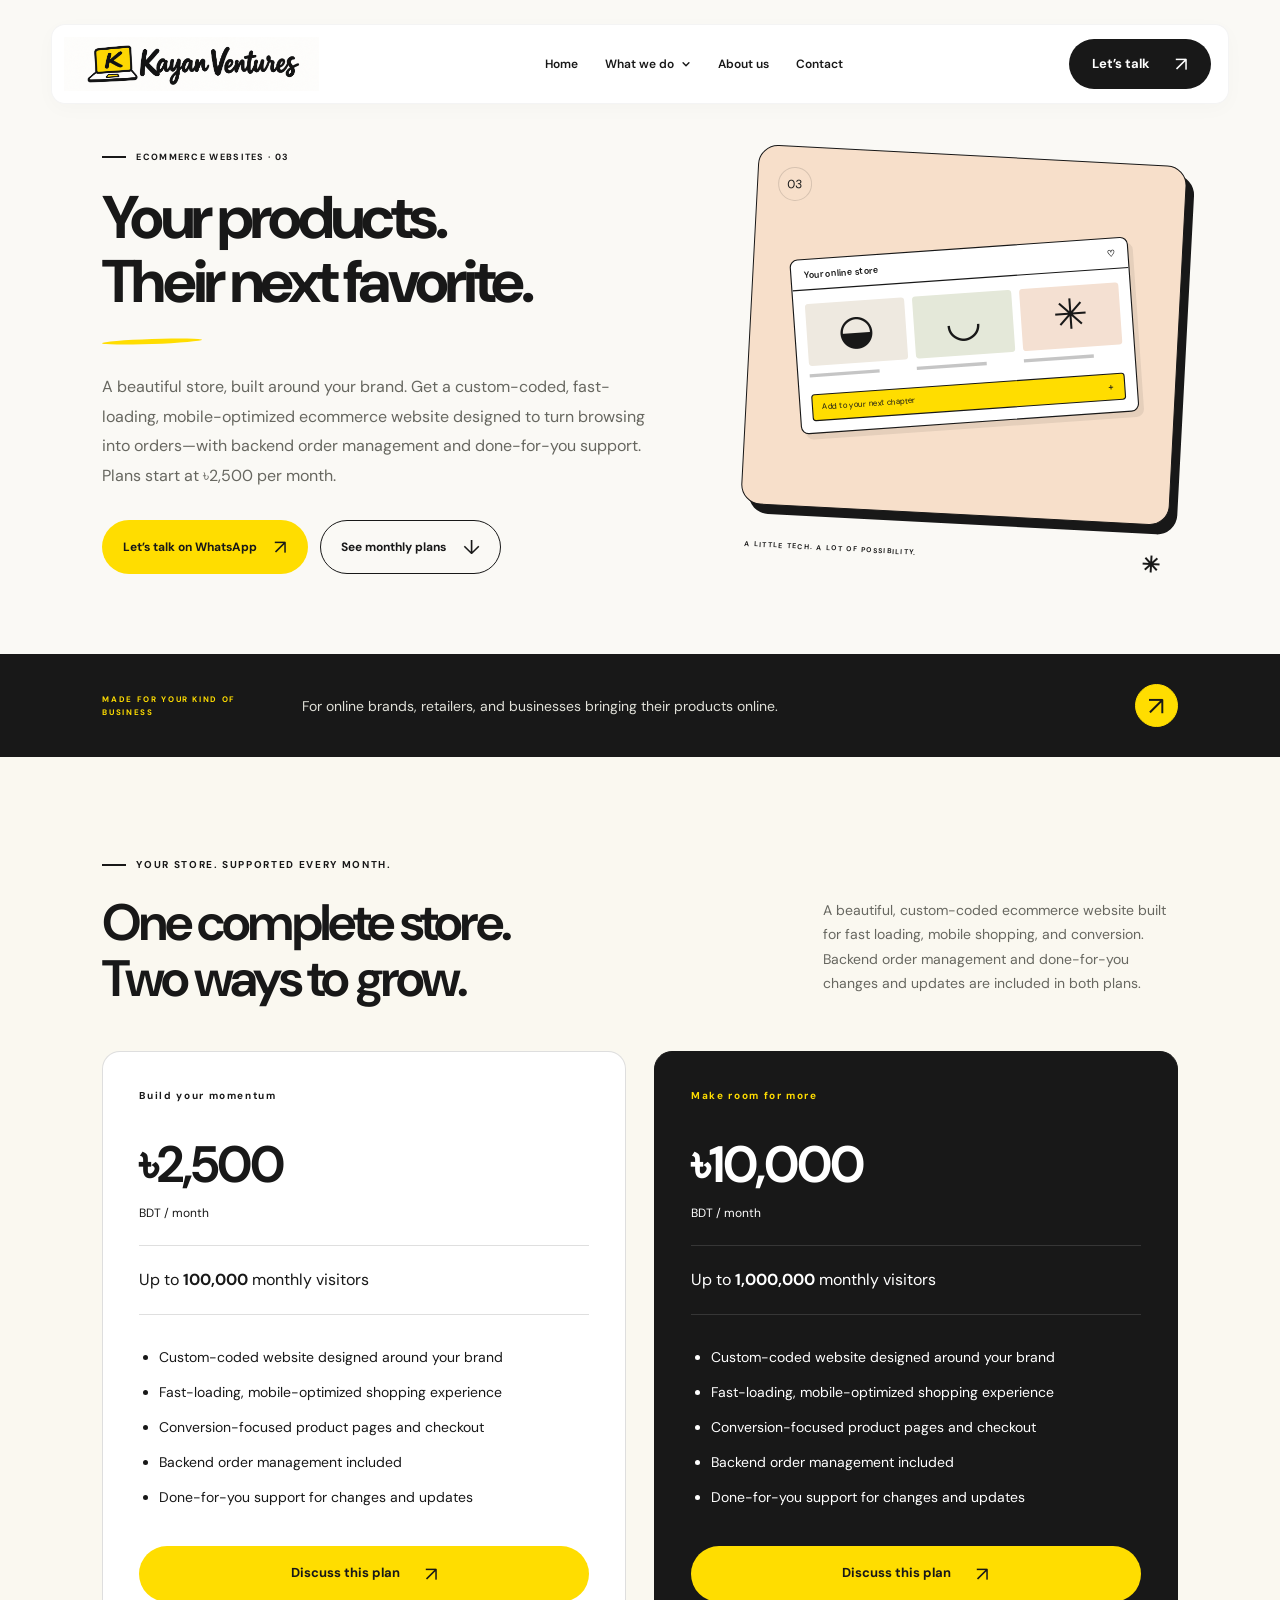
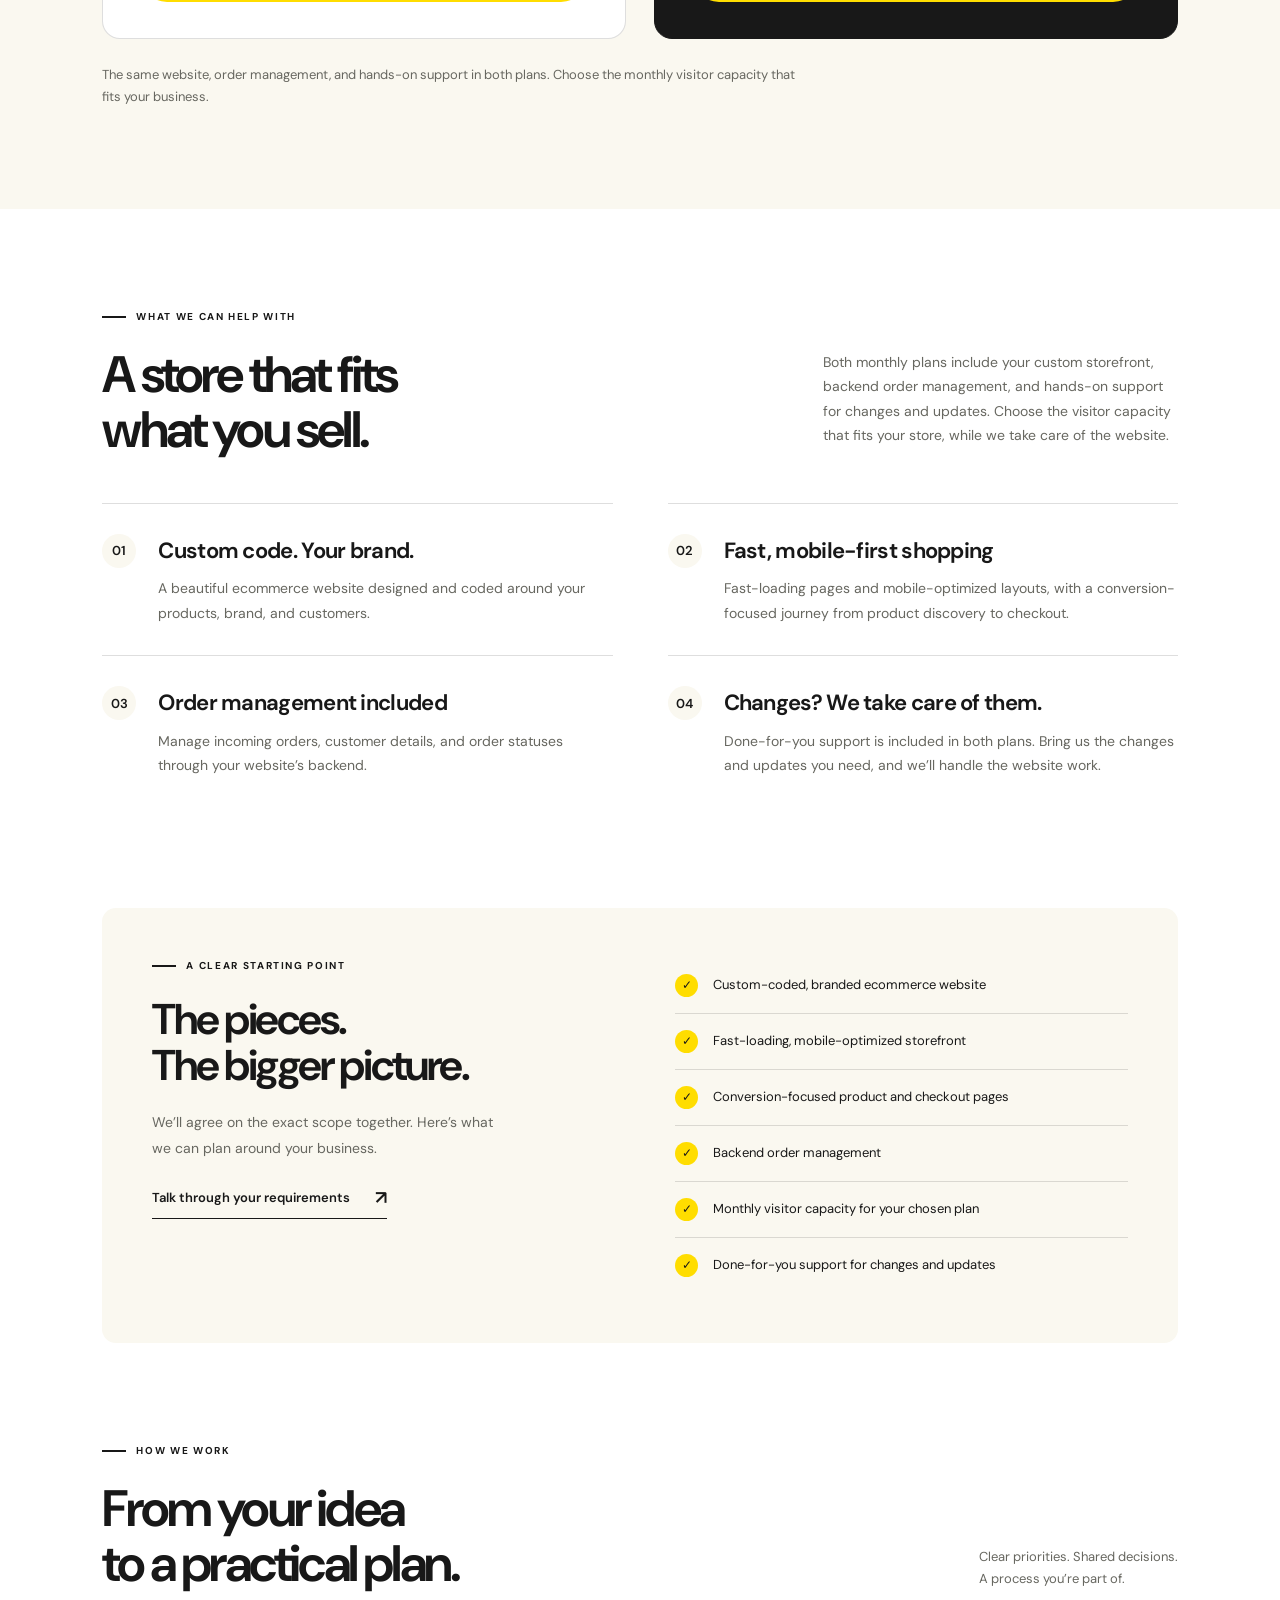
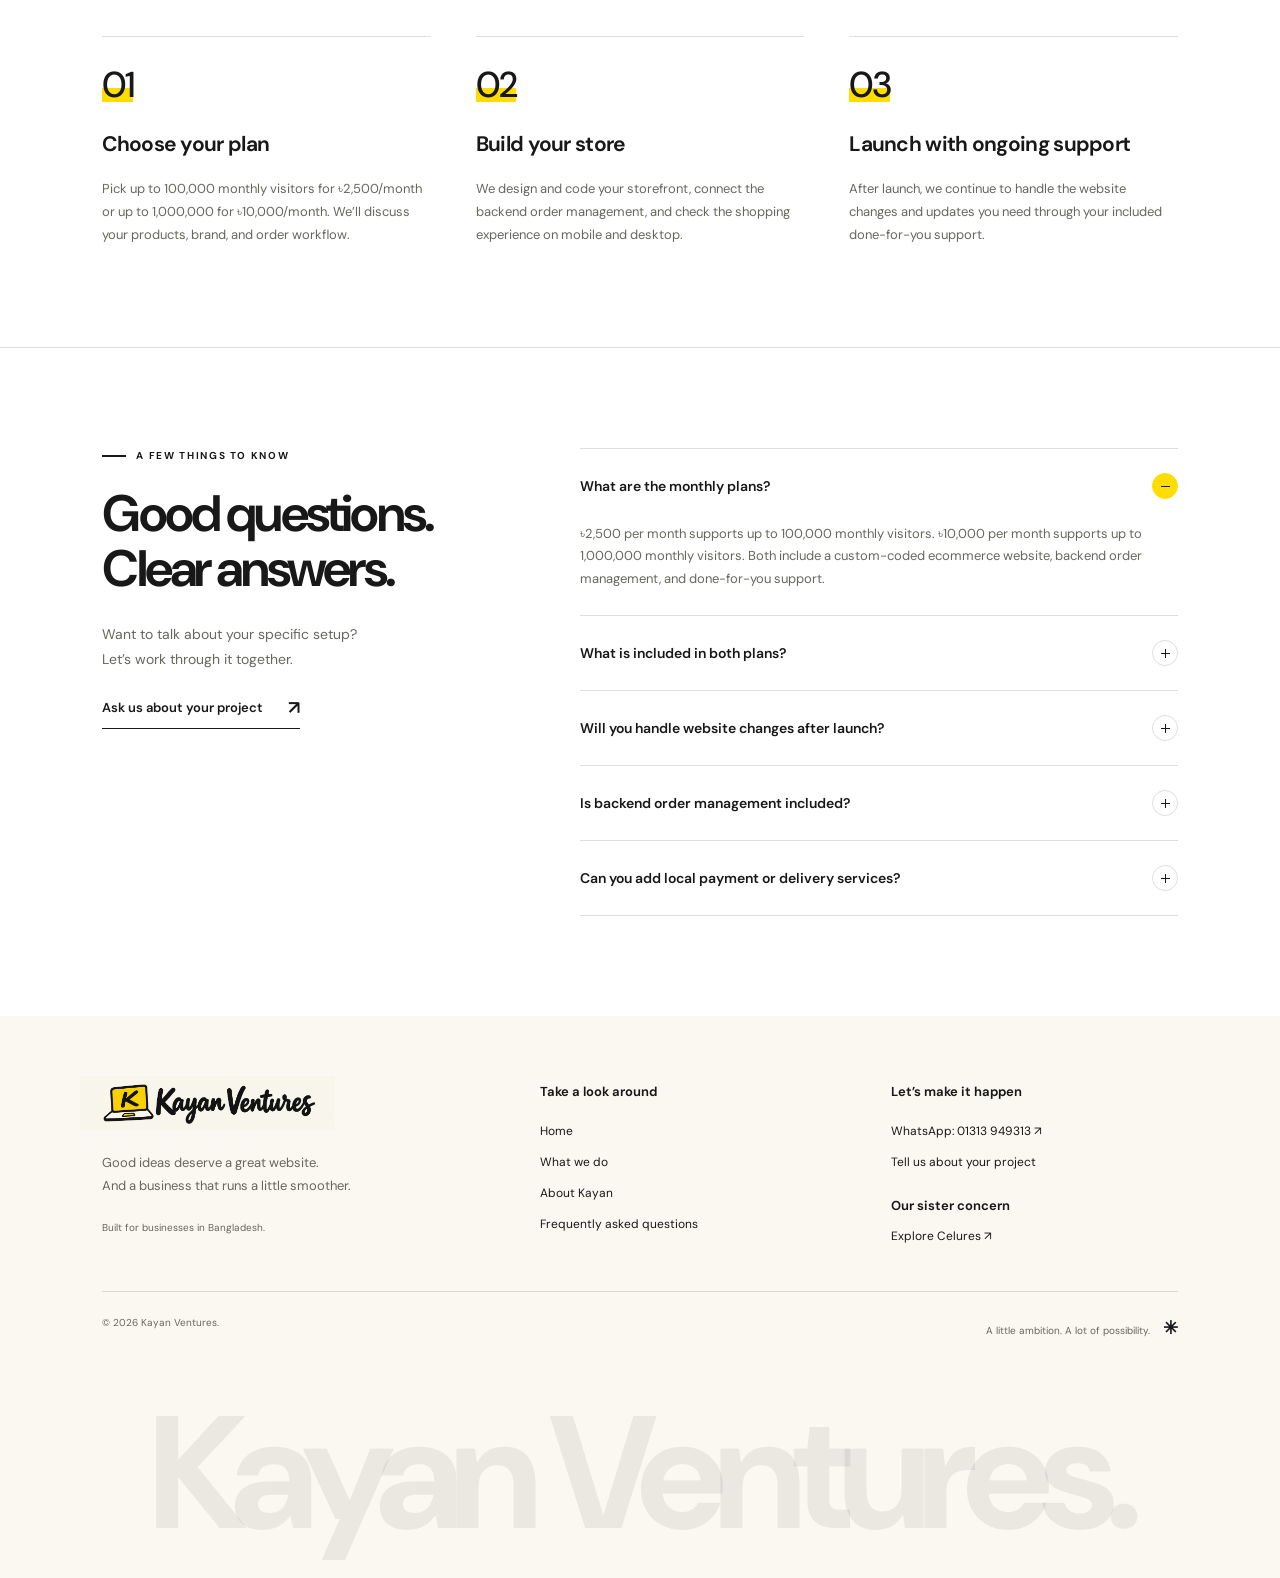
<file: ecommerce-websites.html>
<!doctype html>
<html lang="en">
<head>
<meta charset="UTF-8"><meta name="viewport" content="width=device-width, initial-scale=1">
<title>Ecommerce websites in Bangladesh | Kayan Ventures</title>
<meta name="description" content="Custom-coded ecommerce websites from ৳2,500/month in Bangladesh, with fast mobile shopping, backend order management, and done-for-you changes and updates.">
<meta name="theme-color" content="#ffdd00"><meta property="og:title" content="Ecommerce websites in Bangladesh | Kayan Ventures"><meta property="og:description" content="Custom-coded ecommerce websites from ৳2,500/month in Bangladesh, with fast mobile shopping, backend order management, and done-for-you changes and updates."><meta property="og:type" content="website">
<link rel="icon" href="assets/brand/kayan-icon.svg" type="image/svg+xml"><link rel="preconnect" href="https://fonts.googleapis.com"><link rel="preconnect" href="https://fonts.gstatic.com" crossorigin><link href="https://fonts.googleapis.com/css2?family=DM+Sans:wght@400;450;500;550;600;650;700;750;800&display=swap" rel="stylesheet"><link rel="stylesheet" href="style.css"><link rel="stylesheet" href="homepage.css"><script src="homepage.js" defer></script>
<link rel="stylesheet" href="services.css">
</head>
<body class="service-page">
<a class="skip-link" href="#main">Skip to content</a>
<header class="nav" id="site-header">
<a class="brand" href="index.html#home" aria-label="Kayan Ventures home"><img src="assets/brand/kayan-logo.png" alt="Kayan Ventures" width="1983" height="793"></a>
<button class="menu-toggle" aria-expanded="false" aria-controls="main-nav" aria-label="Open navigation"><span></span><span></span></button>
<nav id="main-nav" aria-label="Main navigation"><a href="index.html#home">Home</a><div class="services-nav"><button id="services-toggle" aria-expanded="false" aria-controls="services-menu">What we do <svg class="nav-chevron" viewBox="0 0 12 12" width="10" height="10" aria-hidden="true" focusable="false"><path d="M2.5 4.5 6 8l3.5-3.5" fill="none" stroke="currentColor" stroke-width="1.7" stroke-linecap="round" stroke-linejoin="round"/></svg></button><div class="services-menu" id="services-menu" hidden><p class="eyebrow">BUILT AROUND YOUR BUSINESS</p><a href="custom-websites.html">Custom websites <span aria-hidden="true">↗</span></a><a href="crm-lead-management.html">CRM & lead management <span aria-hidden="true">↗</span></a><a href="ecommerce-websites.html" aria-current="page">Ecommerce websites <span aria-hidden="true">↗</span></a><a href="landing-pages.html">Landing pages <span aria-hidden="true">↗</span></a><a href="order-inventory-management.html">Order & inventory management <span aria-hidden="true">↗</span></a><a href="meta-ads-consulting.html">Meta Ads Consulting <span aria-hidden="true">↗</span></a></div></div><a href="index.html#about">About us</a><a href="index.html#contact">Contact</a></nav>
<a class="btn dark nav-call" href="https://wa.me/8801313949313" target="_blank" rel="noopener noreferrer">Let’s talk <span aria-hidden="true">↗</span></a>
</header>
<main id="main">
  <section class="service-hero" aria-labelledby="service-title">
    <div class="service-hero-grid"><div class="service-hero-copy"><p class="eyebrow"><span class="tiny-line"></span>ECOMMERCE WEBSITES · 03</p><h1 id="service-title">Your products.<br>Their next favorite.</h1><p class="service-lead">A beautiful store, built around your brand. Get a custom-coded, fast-loading, mobile-optimized ecommerce website designed to turn browsing into orders—with backend order management and done-for-you support. Plans start at ৳2,500 per month.</p><div class="hero-buttons"><a class="btn gold" href="https://wa.me/8801313949313?text=Hi%20Kayan%20Ventures!%20I%E2%80%99d%20like%20to%20discuss%20ecommerce%20websites." target="_blank" rel="noopener noreferrer">Let’s talk on WhatsApp <span aria-hidden="true">↗</span></a><a class="btn outline" href="#plans">See monthly plans <span aria-hidden="true">↓</span></a></div></div><div class="service-hero-art"><div role="img" aria-label="Illustrative ecommerce websites concept"><div class="service-image peach"><span class="service-number">03</span><div class="service-drawing shop-drawing"><div class="drawing-bar">Your online store <span>♡</span></div><div class="shop-items"><div><span>◒</span><i></i></div><div><span>◡</span><i></i></div><div><span>✳</span><i></i></div></div><div class="shop-cart">Add to your next chapter <b>＋</b></div></div></div></div><span class="service-art-caption">A LITTLE TECH. A LOT OF POSSIBILITY. <span>✳</span></span></div></div>
  </section>
  <section class="service-fit"><p class="eyebrow">MADE FOR YOUR KIND OF BUSINESS</p><p>For online brands, retailers, and businesses bringing their products online.</p><a class="round-link" href="https://wa.me/8801313949313?text=Hi%20Kayan%20Ventures!%20I%E2%80%99d%20like%20to%20discuss%20ecommerce%20websites." target="_blank" rel="noopener noreferrer" aria-label="Discuss ecommerce websites">↗</a></section>
<section class="section ecommerce-plans" id="plans" aria-labelledby="plans-title">
<div class="section-heading"><div><p class="eyebrow"><span class="tiny-line"></span> YOUR STORE. SUPPORTED EVERY MONTH.</p><h2 id="plans-title">One complete store.<br>Two ways to grow.</h2></div><div class="section-intro"><p>A beautiful, custom-coded ecommerce website built for fast loading, mobile shopping, and conversion. Backend order management and done-for-you changes and updates are included in both plans.</p></div></div>
<div class="ecommerce-plan-grid"><article class="ecommerce-plan"><p class="eyebrow">Build your momentum</p><h3>৳2,500<span>BDT / month</span></h3><p class="plan-visitors">Up to <strong>100,000</strong> monthly visitors</p><ul><li>Custom-coded website designed around your brand</li><li>Fast-loading, mobile-optimized shopping experience</li><li>Conversion-focused product pages and checkout</li><li>Backend order management included</li><li>Done-for-you support for changes and updates</li></ul><a class="btn gold" href="https://wa.me/8801313949313?text=Hi%20Kayan%20Ventures!%20I%E2%80%99d%20like%20to%20discuss%20the%20%E0%A7%B32%2C500%2Fmonth%20ecommerce%20plan%20for%20up%20to%20100%2C000%20monthly%20visitors." target="_blank" rel="noopener noreferrer">Discuss this plan <span aria-hidden="true">↗</span></a></article><article class="ecommerce-plan"><p class="eyebrow">Make room for more</p><h3>৳10,000<span>BDT / month</span></h3><p class="plan-visitors">Up to <strong>1,000,000</strong> monthly visitors</p><ul><li>Custom-coded website designed around your brand</li><li>Fast-loading, mobile-optimized shopping experience</li><li>Conversion-focused product pages and checkout</li><li>Backend order management included</li><li>Done-for-you support for changes and updates</li></ul><a class="btn gold" href="https://wa.me/8801313949313?text=Hi%20Kayan%20Ventures!%20I%E2%80%99d%20like%20to%20discuss%20the%20%E0%A7%B310%2C000%2Fmonth%20ecommerce%20plan%20for%20up%20to%201%2C000%2C000%20monthly%20visitors." target="_blank" rel="noopener noreferrer">Discuss this plan <span aria-hidden="true">↗</span></a></article>
</div><p class="plan-footer">The same website, order management, and hands-on support in both plans. Choose the monthly visitor capacity that fits your business.</p></section>
  <section class="section service-scope" id="scope" aria-labelledby="scope-title"><div class="section-heading"><div><p class="eyebrow"><span class="tiny-line"></span> WHAT WE CAN HELP WITH</p><h2 id="scope-title">A store that fits<br>what you sell.</h2></div><div class="section-intro"><p>Both monthly plans include your custom storefront, backend order management, and hands-on support for changes and updates. Choose the visitor capacity that fits your store, while we take care of the website.</p></div></div><div class="service-feature-grid"><article><span class="feature-number">01</span><div><h3>Custom code. Your brand.</h3><p>A beautiful ecommerce website designed and coded around your products, brand, and customers.</p></div></article>
<article><span class="feature-number">02</span><div><h3>Fast, mobile-first shopping</h3><p>Fast-loading pages and mobile-optimized layouts, with a conversion-focused journey from product discovery to checkout.</p></div></article>
<article><span class="feature-number">03</span><div><h3>Order management included</h3><p>Manage incoming orders, customer details, and order statuses through your website’s backend.</p></div></article>
<article><span class="feature-number">04</span><div><h3>Changes? We take care of them.</h3><p>Done-for-you support is included in both plans. Bring us the changes and updates you need, and we’ll handle the website work.</p></div></article></div></section>
  <section class="service-deliverables" aria-labelledby="deliverables-title"><div><p class="eyebrow"><span class="tiny-line"></span> A CLEAR STARTING POINT</p><h2 id="deliverables-title">The pieces.<br>The bigger picture.</h2><p>We’ll agree on the exact scope together. Here’s what we can plan around your business.</p><a class="text-link" href="https://wa.me/8801313949313?text=Hi%20Kayan%20Ventures!%20I%E2%80%99d%20like%20to%20discuss%20ecommerce%20websites." target="_blank" rel="noopener noreferrer">Talk through your requirements <span aria-hidden="true">↗</span></a></div><ul><li><span aria-hidden="true">✓</span>Custom-coded, branded ecommerce website</li>
<li><span aria-hidden="true">✓</span>Fast-loading, mobile-optimized storefront</li>
<li><span aria-hidden="true">✓</span>Conversion-focused product and checkout pages</li>
<li><span aria-hidden="true">✓</span>Backend order management</li>
<li><span aria-hidden="true">✓</span>Monthly visitor capacity for your chosen plan</li>
<li><span aria-hidden="true">✓</span>Done-for-you support for changes and updates</li></ul></section>
  <section class="section process" aria-labelledby="process-title"><div class="section-heading"><div><p class="eyebrow"><span class="tiny-line"></span> HOW WE WORK</p><h2 id="process-title">From your idea<br>to a practical plan.</h2></div><p>Clear priorities. Shared decisions.<br>A process you’re part of.</p></div><div class="process-grid"><article><span class="step-number">01</span><h3>Choose your plan</h3><p>Pick up to 100,000 monthly visitors for ৳2,500/month or up to 1,000,000 for ৳10,000/month. We’ll discuss your products, brand, and order workflow.</p></article>
<article><span class="step-number">02</span><h3>Build your store</h3><p>We design and code your storefront, connect the backend order management, and check the shopping experience on mobile and desktop.</p></article>
<article><span class="step-number">03</span><h3>Launch with ongoing support</h3><p>After launch, we continue to handle the website changes and updates you need through your included done-for-you support.</p></article></div></section>
  <section class="section faq" aria-labelledby="faq-title"><div><p class="eyebrow"><span class="tiny-line"></span> A FEW THINGS TO KNOW</p><h2 id="faq-title">Good questions.<br>Clear answers.</h2><p>Want to talk about your specific setup?<br>Let’s work through it together.</p><a class="text-link" href="https://wa.me/8801313949313?text=Hi%20Kayan%20Ventures!%20I%E2%80%99d%20like%20to%20discuss%20ecommerce%20websites." target="_blank" rel="noopener noreferrer">Ask us about your project <span aria-hidden="true">↗</span></a></div><div class="faq-list"><details open><summary>What are the monthly plans?<span aria-hidden="true"></span></summary><p>৳2,500 per month supports up to 100,000 monthly visitors. ৳10,000 per month supports up to 1,000,000 monthly visitors. Both include a custom-coded ecommerce website, backend order management, and done-for-you support.</p></details>
<details><summary>What is included in both plans?<span aria-hidden="true"></span></summary><p>A beautiful, custom-coded, fast-loading and mobile-optimized ecommerce website, designed with conversion in mind. You also get backend order management and done-for-you support for changes and updates.</p></details>
<details><summary>Will you handle website changes after launch?<span aria-hidden="true"></span></summary><p>Yes. Both plans include done-for-you support for the changes and updates you need. Contact us with your requirements and we’ll take care of the website work.</p></details>
<details><summary>Is backend order management included?<span aria-hidden="true"></span></summary><p>Yes. Backend order management is included in both ecommerce plans, so your team can manage incoming orders and their progress. If you also need inventory workflows, we can discuss those requirements together.</p></details>
<details><summary>Can you add local payment or delivery services?<span aria-hidden="true"></span></summary><p>We can review the providers you want to use and discuss their technical requirements and the account access needed.</p></details></div></section>
</main>
<footer><div class="footer-grid"><div><a class="brand" href="index.html#home" aria-label="Kayan Ventures home"><img src="assets/brand/kayan-logo.png" alt="Kayan Ventures" width="1983" height="793" loading="lazy"></a><p>Good ideas deserve a great website.<br>And a business that runs a little smoother.</p><p class="footer-location">Built for businesses in Bangladesh.</p></div><div><h3>Take a look around</h3><a href="index.html#home">Home</a><a href="index.html#services">What we do</a><a href="index.html#about">About Kayan</a><a href="index.html#faq">Frequently asked questions</a></div><div><h3>Let’s make it happen</h3><a href="https://wa.me/8801313949313" target="_blank" rel="noopener noreferrer">WhatsApp: 01313 949313 ↗</a><a href="index.html#contact">Tell us about your project</a><h3 class="concern-label">Our sister concern</h3><a href="https://celures.com" target="_blank" rel="noopener noreferrer">Explore Celures ↗</a></div></div><div class="footer-base"><span>© <span id="year">2026</span> Kayan Ventures.</span><span>A little ambition. A lot of possibility. <b>✳</b></span></div><div class="footer-wordmark" aria-hidden="true">Kayan Ventures.</div></footer>
</body>
</html>
</file>
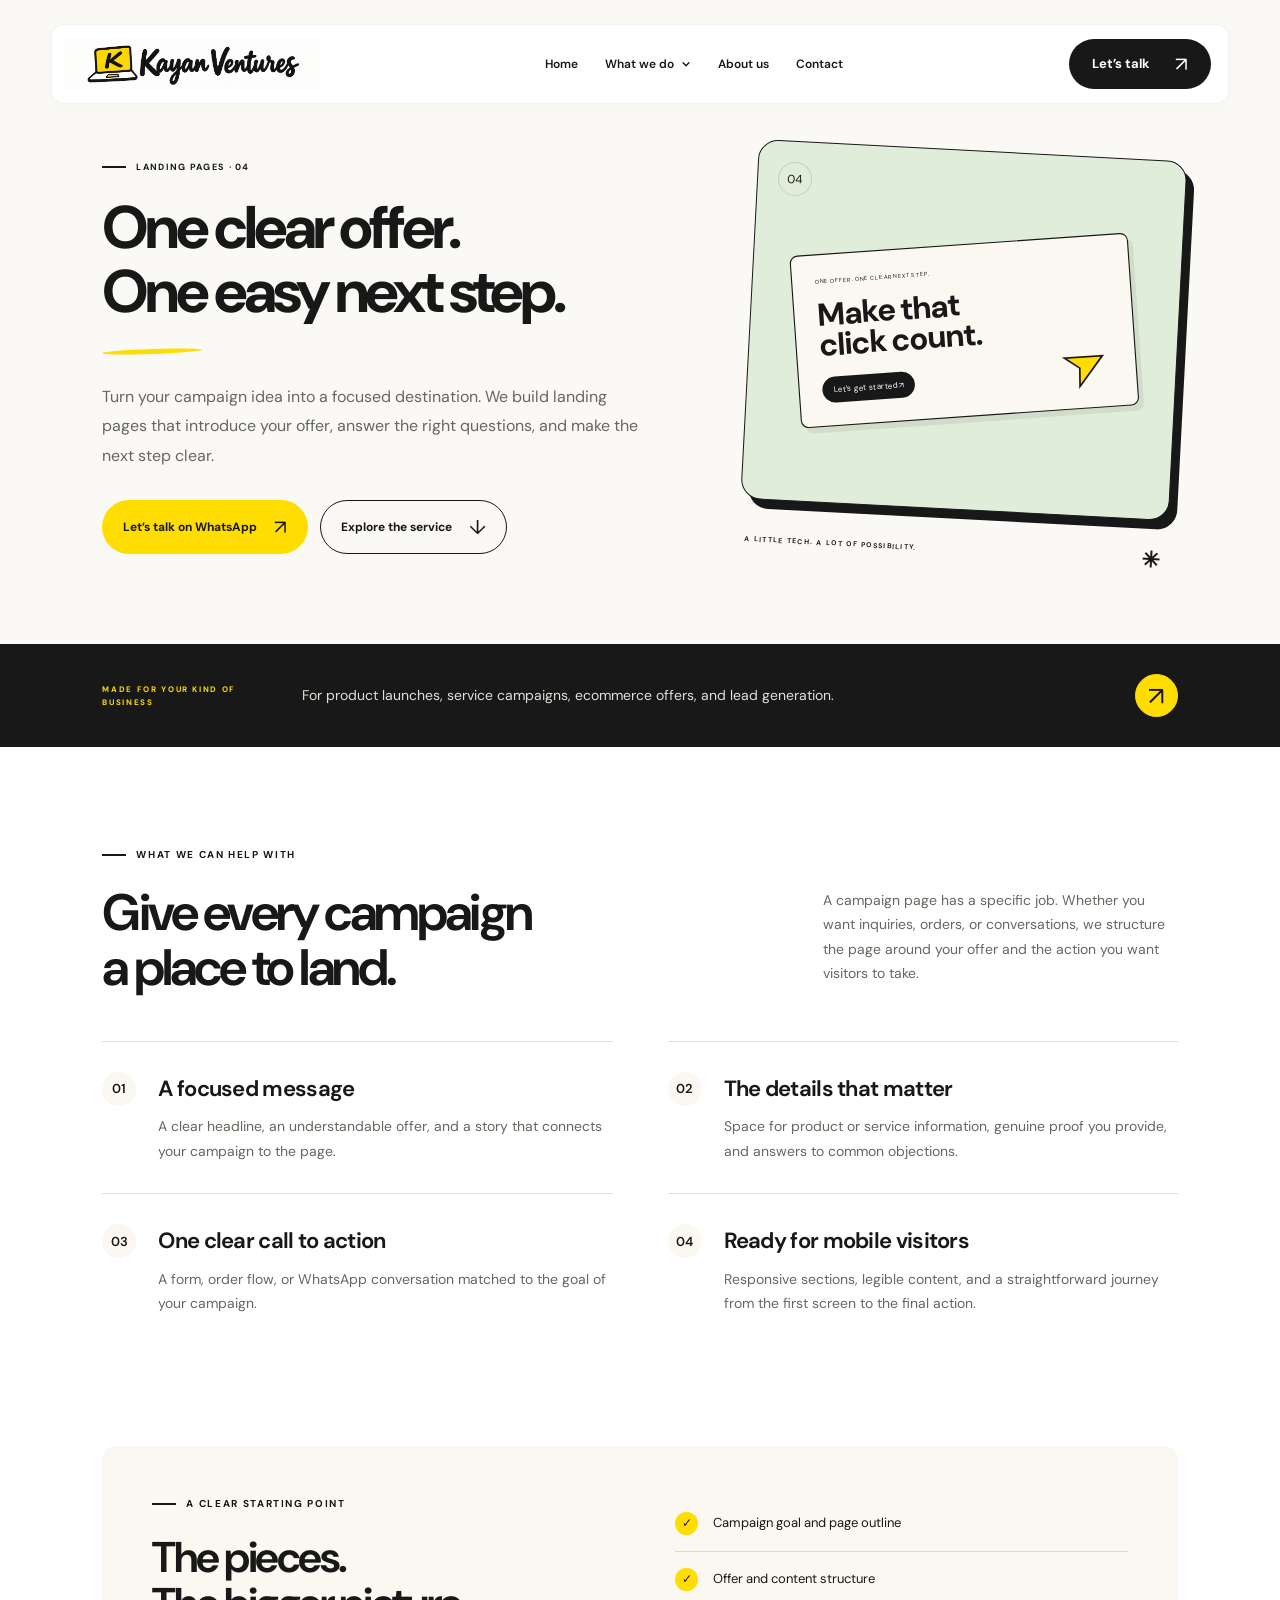
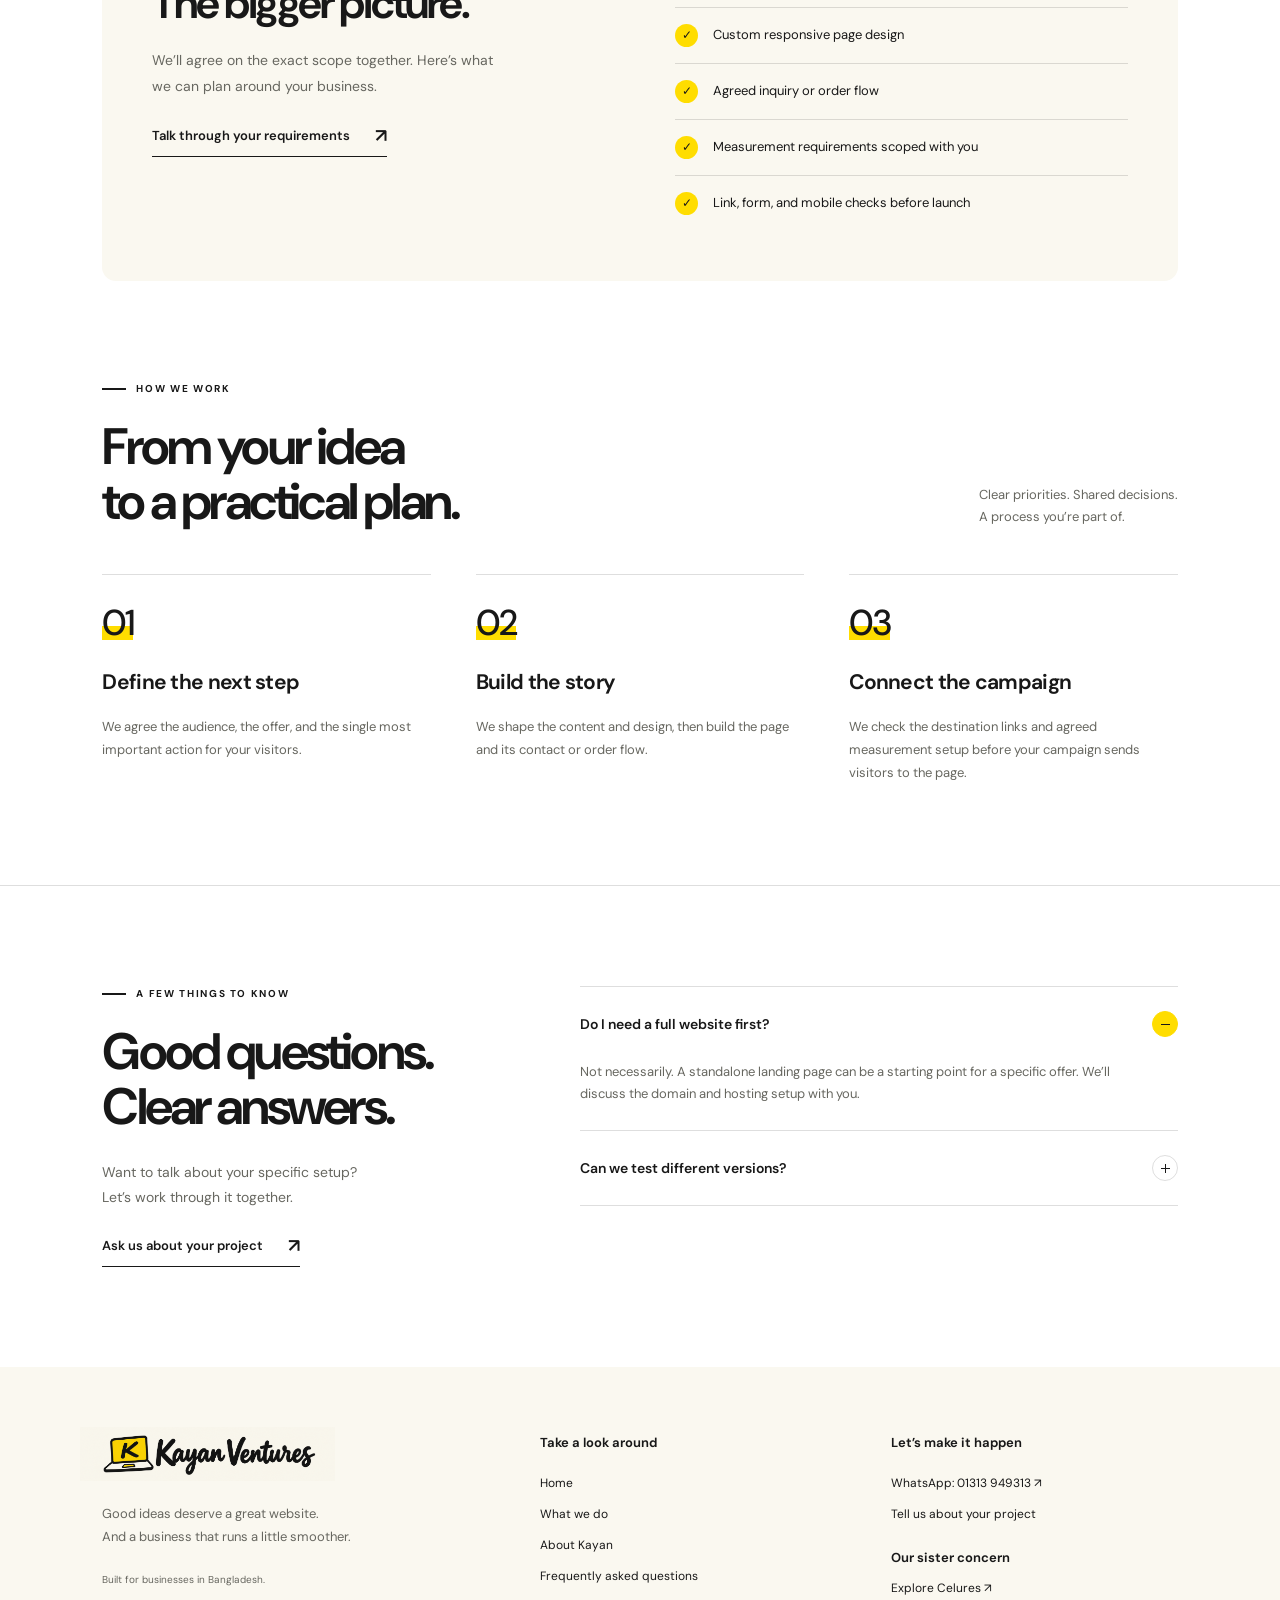
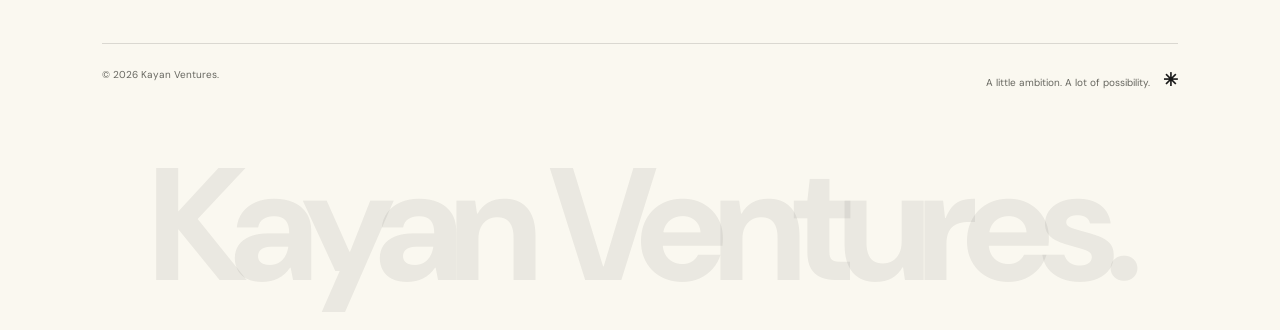
<file: landing-pages.html>
<!doctype html>
<html lang="en">
<head>
<meta charset="UTF-8"><meta name="viewport" content="width=device-width, initial-scale=1">
<title>Landing pages in Bangladesh | Kayan Ventures</title>
<meta name="description" content="Custom landing pages for campaigns, product launches, and lead generation in Bangladesh. Focused design with a clear call to action.">
<meta name="theme-color" content="#ffdd00"><meta property="og:title" content="Landing pages in Bangladesh | Kayan Ventures"><meta property="og:description" content="Custom landing pages for campaigns, product launches, and lead generation in Bangladesh. Focused design with a clear call to action."><meta property="og:type" content="website">
<link rel="icon" href="assets/brand/kayan-icon.svg" type="image/svg+xml"><link rel="preconnect" href="https://fonts.googleapis.com"><link rel="preconnect" href="https://fonts.gstatic.com" crossorigin><link href="https://fonts.googleapis.com/css2?family=DM+Sans:wght@400;450;500;550;600;650;700;750;800&display=swap" rel="stylesheet"><link rel="stylesheet" href="style.css"><link rel="stylesheet" href="homepage.css"><script src="homepage.js" defer></script>
<link rel="stylesheet" href="services.css">
</head>
<body class="service-page">
<a class="skip-link" href="#main">Skip to content</a>
<header class="nav" id="site-header">
<a class="brand" href="index.html#home" aria-label="Kayan Ventures home"><img src="assets/brand/kayan-logo.png" alt="Kayan Ventures" width="1983" height="793"></a>
<button class="menu-toggle" aria-expanded="false" aria-controls="main-nav" aria-label="Open navigation"><span></span><span></span></button>
<nav id="main-nav" aria-label="Main navigation"><a href="index.html#home">Home</a><div class="services-nav"><button id="services-toggle" aria-expanded="false" aria-controls="services-menu">What we do <svg class="nav-chevron" viewBox="0 0 12 12" width="10" height="10" aria-hidden="true" focusable="false"><path d="M2.5 4.5 6 8l3.5-3.5" fill="none" stroke="currentColor" stroke-width="1.7" stroke-linecap="round" stroke-linejoin="round"/></svg></button><div class="services-menu" id="services-menu" hidden><p class="eyebrow">BUILT AROUND YOUR BUSINESS</p><a href="custom-websites.html">Custom websites <span aria-hidden="true">↗</span></a><a href="crm-lead-management.html">CRM & lead management <span aria-hidden="true">↗</span></a><a href="ecommerce-websites.html">Ecommerce websites <span aria-hidden="true">↗</span></a><a href="landing-pages.html" aria-current="page">Landing pages <span aria-hidden="true">↗</span></a><a href="order-inventory-management.html">Order & inventory management <span aria-hidden="true">↗</span></a><a href="meta-ads-consulting.html">Meta Ads Consulting <span aria-hidden="true">↗</span></a></div></div><a href="index.html#about">About us</a><a href="index.html#contact">Contact</a></nav>
<a class="btn dark nav-call" href="https://wa.me/8801313949313" target="_blank" rel="noopener noreferrer">Let’s talk <span aria-hidden="true">↗</span></a>
</header>
<main id="main">
  <section class="service-hero" aria-labelledby="service-title">
    <div class="service-hero-grid"><div class="service-hero-copy"><p class="eyebrow"><span class="tiny-line"></span>LANDING PAGES · 04</p><h1 id="service-title">One clear offer.<br>One easy next step.</h1><p class="service-lead">Turn your campaign idea into a focused destination. We build landing pages that introduce your offer, answer the right questions, and make the next step clear.</p><div class="hero-buttons"><a class="btn gold" href="https://wa.me/8801313949313?text=Hi%20Kayan%20Ventures!%20I%E2%80%99d%20like%20to%20discuss%20landing%20pages." target="_blank" rel="noopener noreferrer">Let’s talk on WhatsApp <span aria-hidden="true">↗</span></a><a class="btn outline" href="#scope">Explore the service <span aria-hidden="true">↓</span></a></div></div><div class="service-hero-art"><div role="img" aria-label="Illustrative landing pages concept"><div class="service-image mint"><span class="service-number">04</span><div class="service-drawing landing-drawing"><span>ONE OFFER. ONE CLEAR NEXT STEP.</span><b>Make that<br>click count.</b><i>Let’s get started ↗</i><div class="cursor">➤</div></div></div></div><span class="service-art-caption">A LITTLE TECH. A LOT OF POSSIBILITY. <span>✳</span></span></div></div>
  </section>
  <section class="service-fit"><p class="eyebrow">MADE FOR YOUR KIND OF BUSINESS</p><p>For product launches, service campaigns, ecommerce offers, and lead generation.</p><a class="round-link" href="https://wa.me/8801313949313?text=Hi%20Kayan%20Ventures!%20I%E2%80%99d%20like%20to%20discuss%20landing%20pages." target="_blank" rel="noopener noreferrer" aria-label="Discuss landing pages">↗</a></section>

  <section class="section service-scope" id="scope" aria-labelledby="scope-title"><div class="section-heading"><div><p class="eyebrow"><span class="tiny-line"></span> WHAT WE CAN HELP WITH</p><h2 id="scope-title">Give every campaign<br>a place to land.</h2></div><div class="section-intro"><p>A campaign page has a specific job. Whether you want inquiries, orders, or conversations, we structure the page around your offer and the action you want visitors to take.</p></div></div><div class="service-feature-grid"><article><span class="feature-number">01</span><div><h3>A focused message</h3><p>A clear headline, an understandable offer, and a story that connects your campaign to the page.</p></div></article>
<article><span class="feature-number">02</span><div><h3>The details that matter</h3><p>Space for product or service information, genuine proof you provide, and answers to common objections.</p></div></article>
<article><span class="feature-number">03</span><div><h3>One clear call to action</h3><p>A form, order flow, or WhatsApp conversation matched to the goal of your campaign.</p></div></article>
<article><span class="feature-number">04</span><div><h3>Ready for mobile visitors</h3><p>Responsive sections, legible content, and a straightforward journey from the first screen to the final action.</p></div></article></div></section>
  <section class="service-deliverables" aria-labelledby="deliverables-title"><div><p class="eyebrow"><span class="tiny-line"></span> A CLEAR STARTING POINT</p><h2 id="deliverables-title">The pieces.<br>The bigger picture.</h2><p>We’ll agree on the exact scope together. Here’s what we can plan around your business.</p><a class="text-link" href="https://wa.me/8801313949313?text=Hi%20Kayan%20Ventures!%20I%E2%80%99d%20like%20to%20discuss%20landing%20pages." target="_blank" rel="noopener noreferrer">Talk through your requirements <span aria-hidden="true">↗</span></a></div><ul><li><span aria-hidden="true">✓</span>Campaign goal and page outline</li>
<li><span aria-hidden="true">✓</span>Offer and content structure</li>
<li><span aria-hidden="true">✓</span>Custom responsive page design</li>
<li><span aria-hidden="true">✓</span>Agreed inquiry or order flow</li>
<li><span aria-hidden="true">✓</span>Measurement requirements scoped with you</li>
<li><span aria-hidden="true">✓</span>Link, form, and mobile checks before launch</li></ul></section>
  <section class="section process" aria-labelledby="process-title"><div class="section-heading"><div><p class="eyebrow"><span class="tiny-line"></span> HOW WE WORK</p><h2 id="process-title">From your idea<br>to a practical plan.</h2></div><p>Clear priorities. Shared decisions.<br>A process you’re part of.</p></div><div class="process-grid"><article><span class="step-number">01</span><h3>Define the next step</h3><p>We agree the audience, the offer, and the single most important action for your visitors.</p></article>
<article><span class="step-number">02</span><h3>Build the story</h3><p>We shape the content and design, then build the page and its contact or order flow.</p></article>
<article><span class="step-number">03</span><h3>Connect the campaign</h3><p>We check the destination links and agreed measurement setup before your campaign sends visitors to the page.</p></article></div></section>
  <section class="section faq" aria-labelledby="faq-title"><div><p class="eyebrow"><span class="tiny-line"></span> A FEW THINGS TO KNOW</p><h2 id="faq-title">Good questions.<br>Clear answers.</h2><p>Want to talk about your specific setup?<br>Let’s work through it together.</p><a class="text-link" href="https://wa.me/8801313949313?text=Hi%20Kayan%20Ventures!%20I%E2%80%99d%20like%20to%20discuss%20landing%20pages." target="_blank" rel="noopener noreferrer">Ask us about your project <span aria-hidden="true">↗</span></a></div><div class="faq-list"><details open><summary>Do I need a full website first?<span aria-hidden="true"></span></summary><p>Not necessarily. A standalone landing page can be a starting point for a specific offer. We’ll discuss the domain and hosting setup with you.</p></details>
<details><summary>Can we test different versions?<span aria-hidden="true"></span></summary><p>We can scope different messages or page variations and agree how to measure them. Testing requirements are discussed as part of the project.</p></details></div></section>
</main>
<footer><div class="footer-grid"><div><a class="brand" href="index.html#home" aria-label="Kayan Ventures home"><img src="assets/brand/kayan-logo.png" alt="Kayan Ventures" width="1983" height="793" loading="lazy"></a><p>Good ideas deserve a great website.<br>And a business that runs a little smoother.</p><p class="footer-location">Built for businesses in Bangladesh.</p></div><div><h3>Take a look around</h3><a href="index.html#home">Home</a><a href="index.html#services">What we do</a><a href="index.html#about">About Kayan</a><a href="index.html#faq">Frequently asked questions</a></div><div><h3>Let’s make it happen</h3><a href="https://wa.me/8801313949313" target="_blank" rel="noopener noreferrer">WhatsApp: 01313 949313 ↗</a><a href="index.html#contact">Tell us about your project</a><h3 class="concern-label">Our sister concern</h3><a href="https://celures.com" target="_blank" rel="noopener noreferrer">Explore Celures ↗</a></div></div><div class="footer-base"><span>© <span id="year">2026</span> Kayan Ventures.</span><span>A little ambition. A lot of possibility. <b>✳</b></span></div><div class="footer-wordmark" aria-hidden="true">Kayan Ventures.</div></footer>
</body>
</html>
</file>
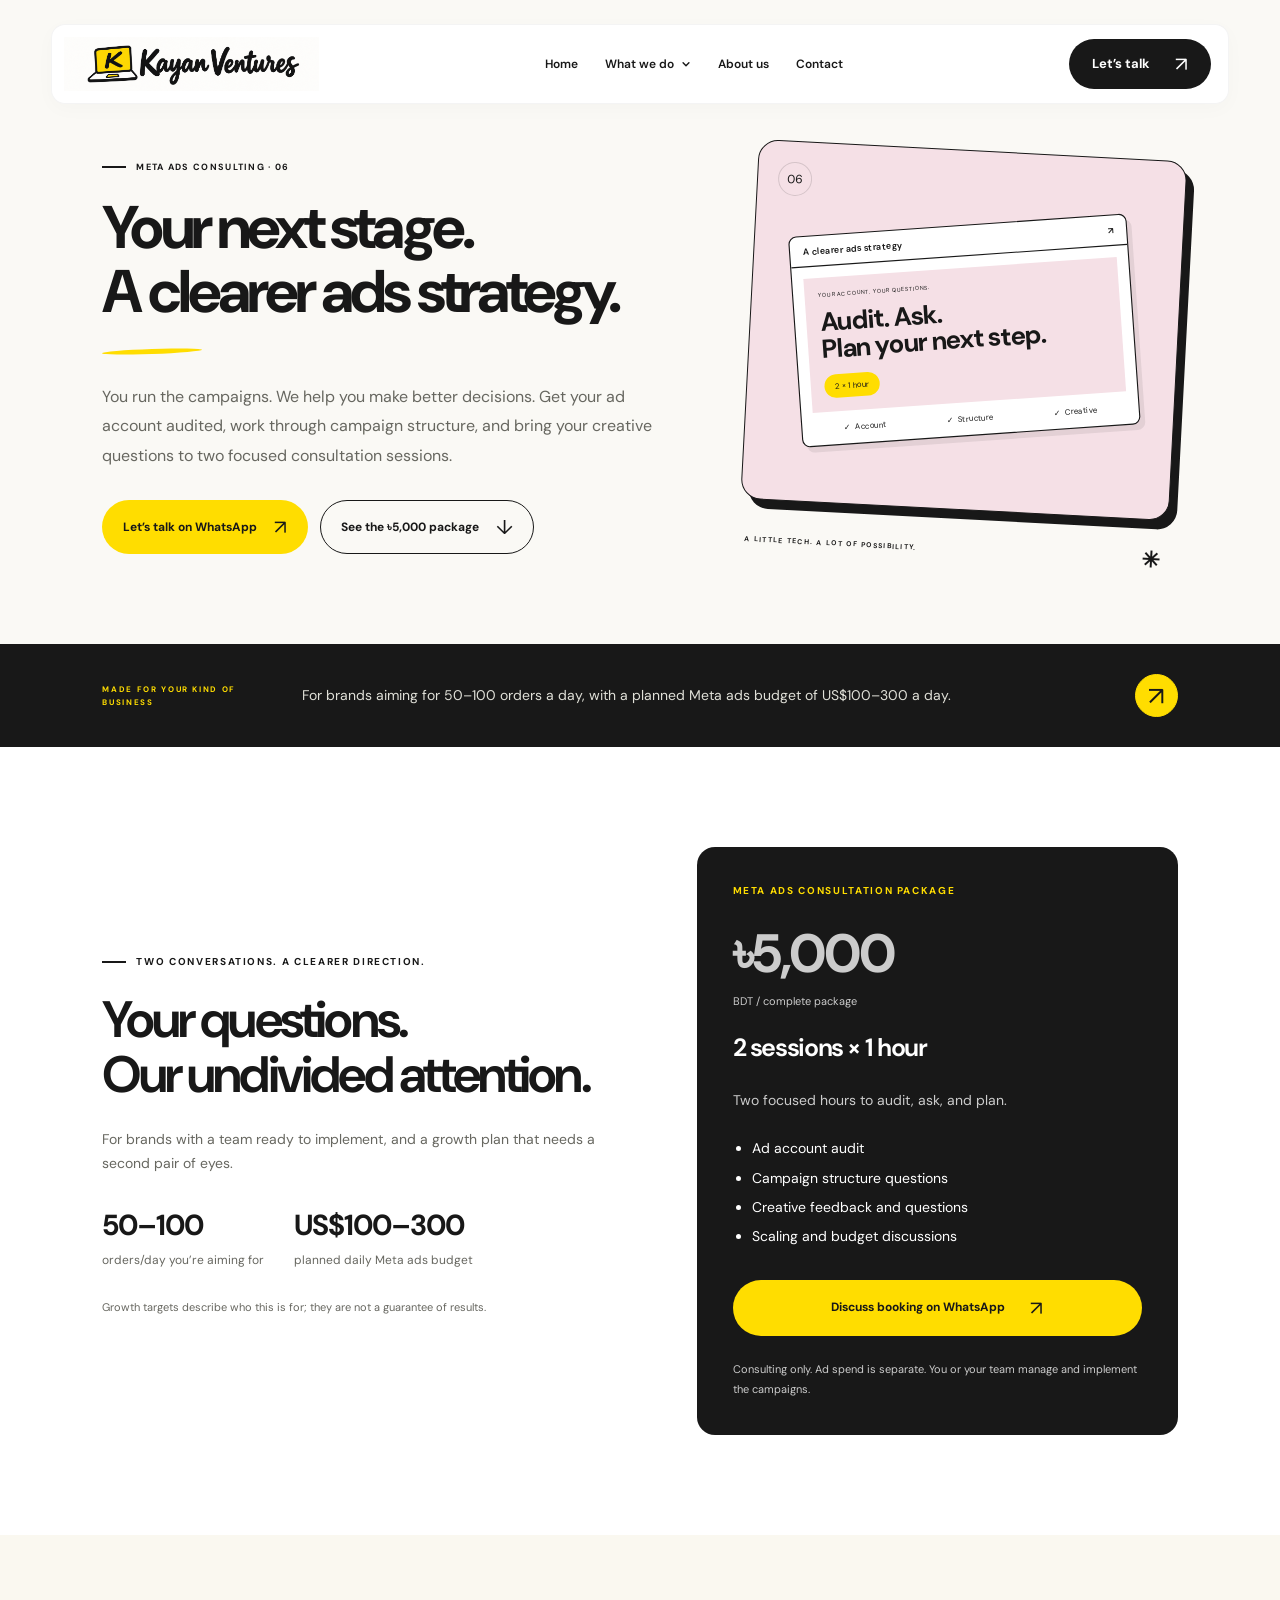
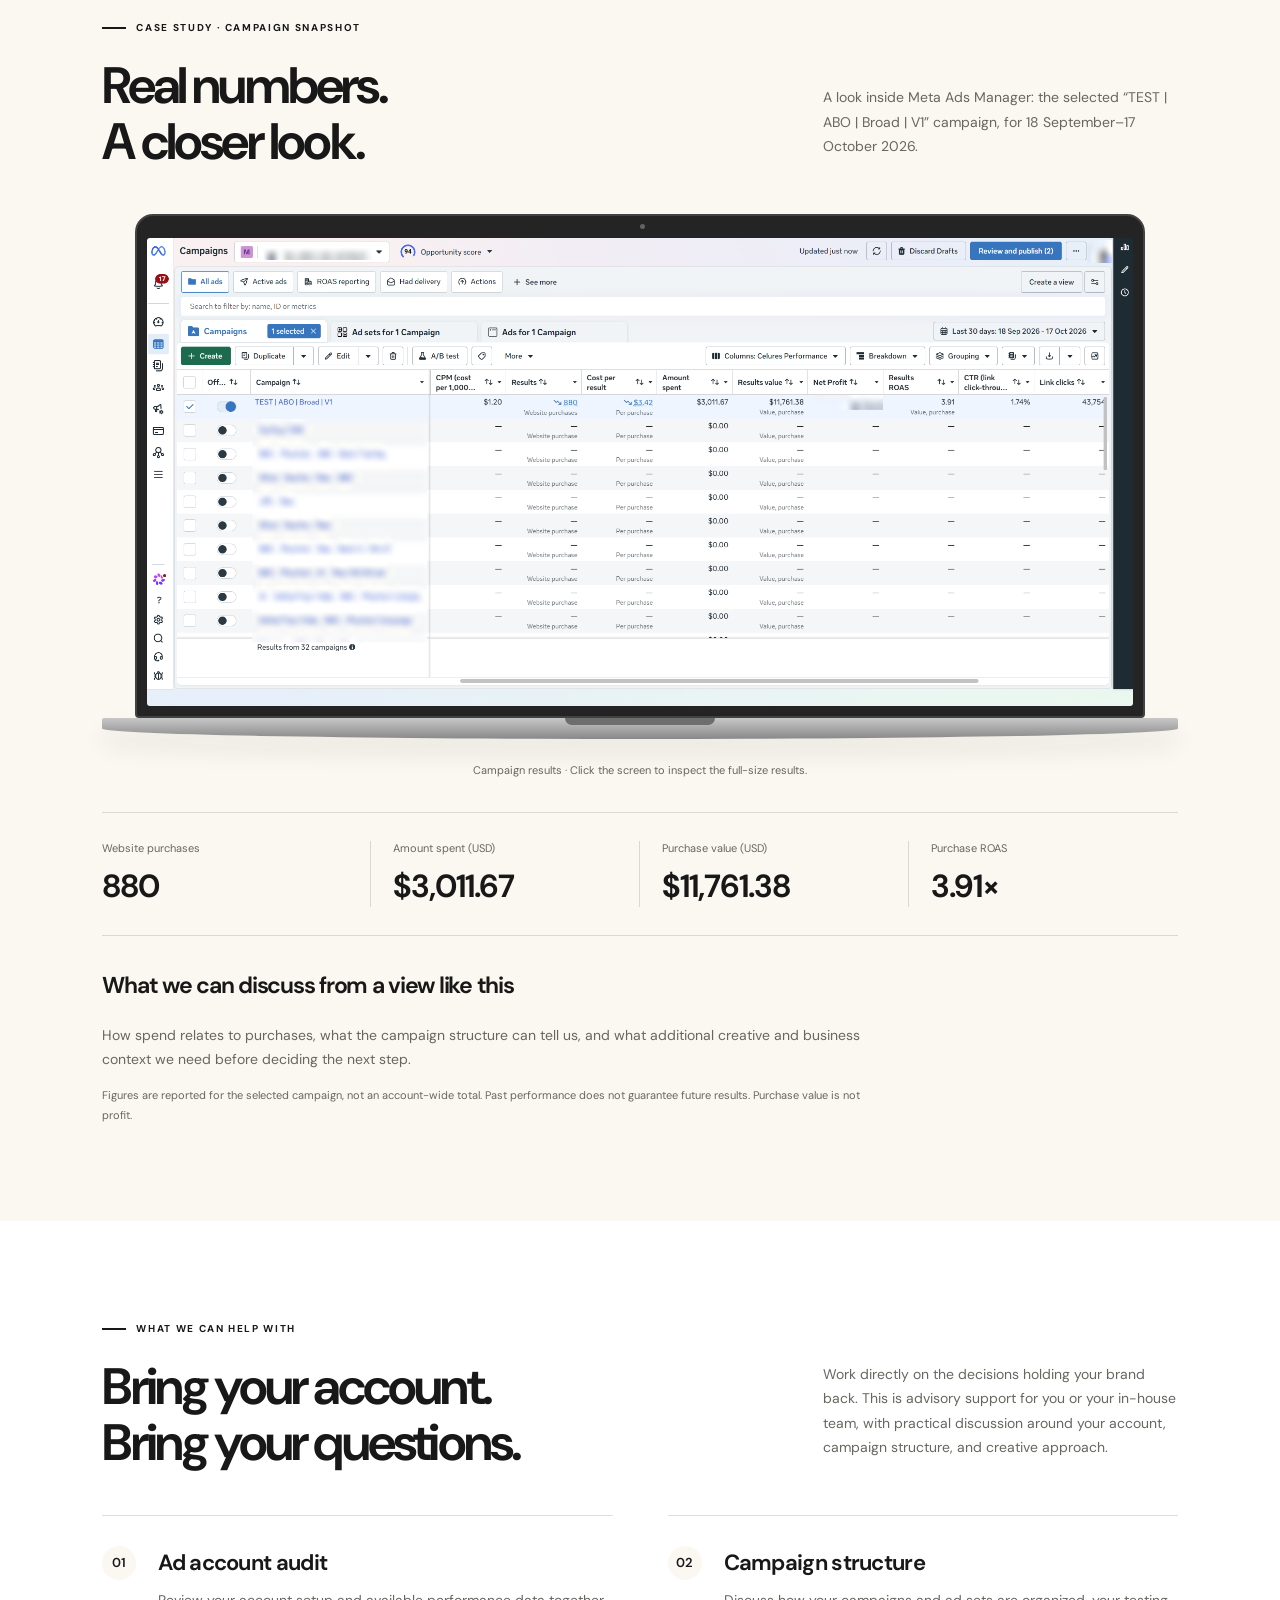
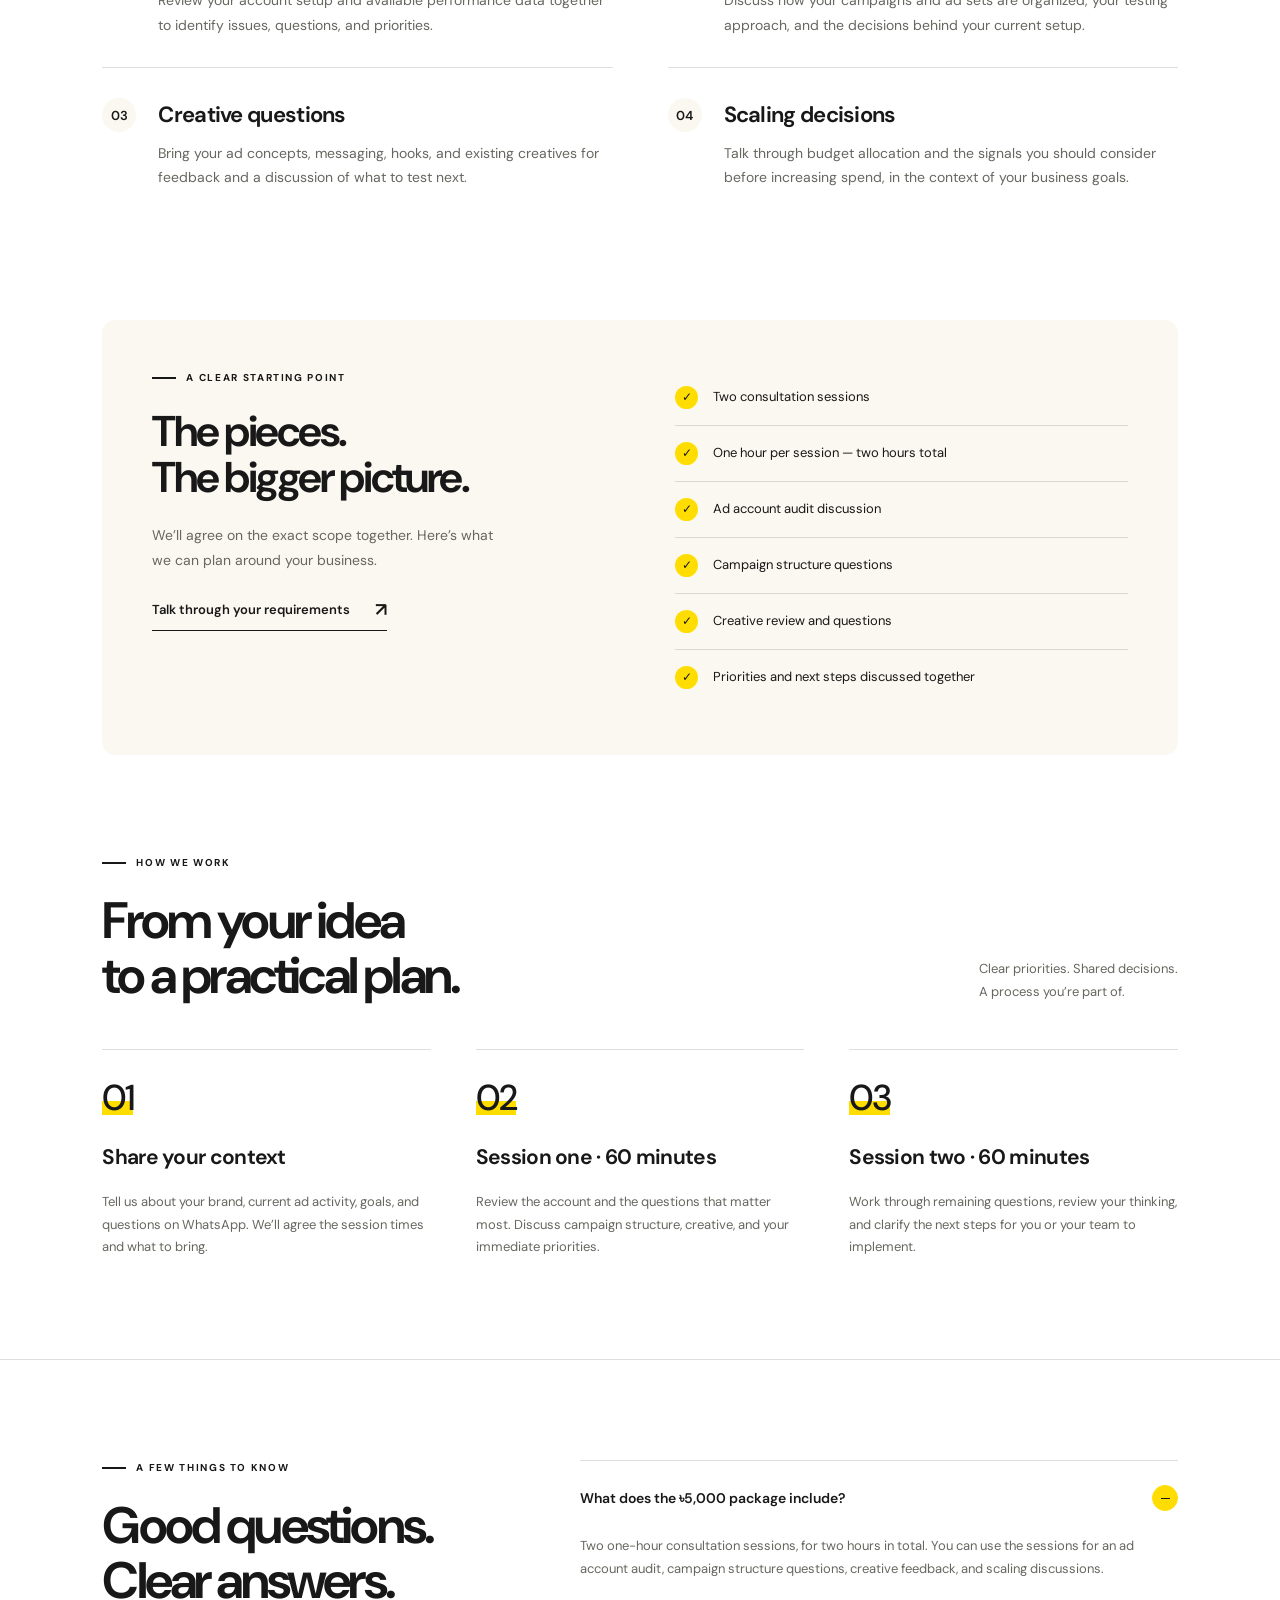
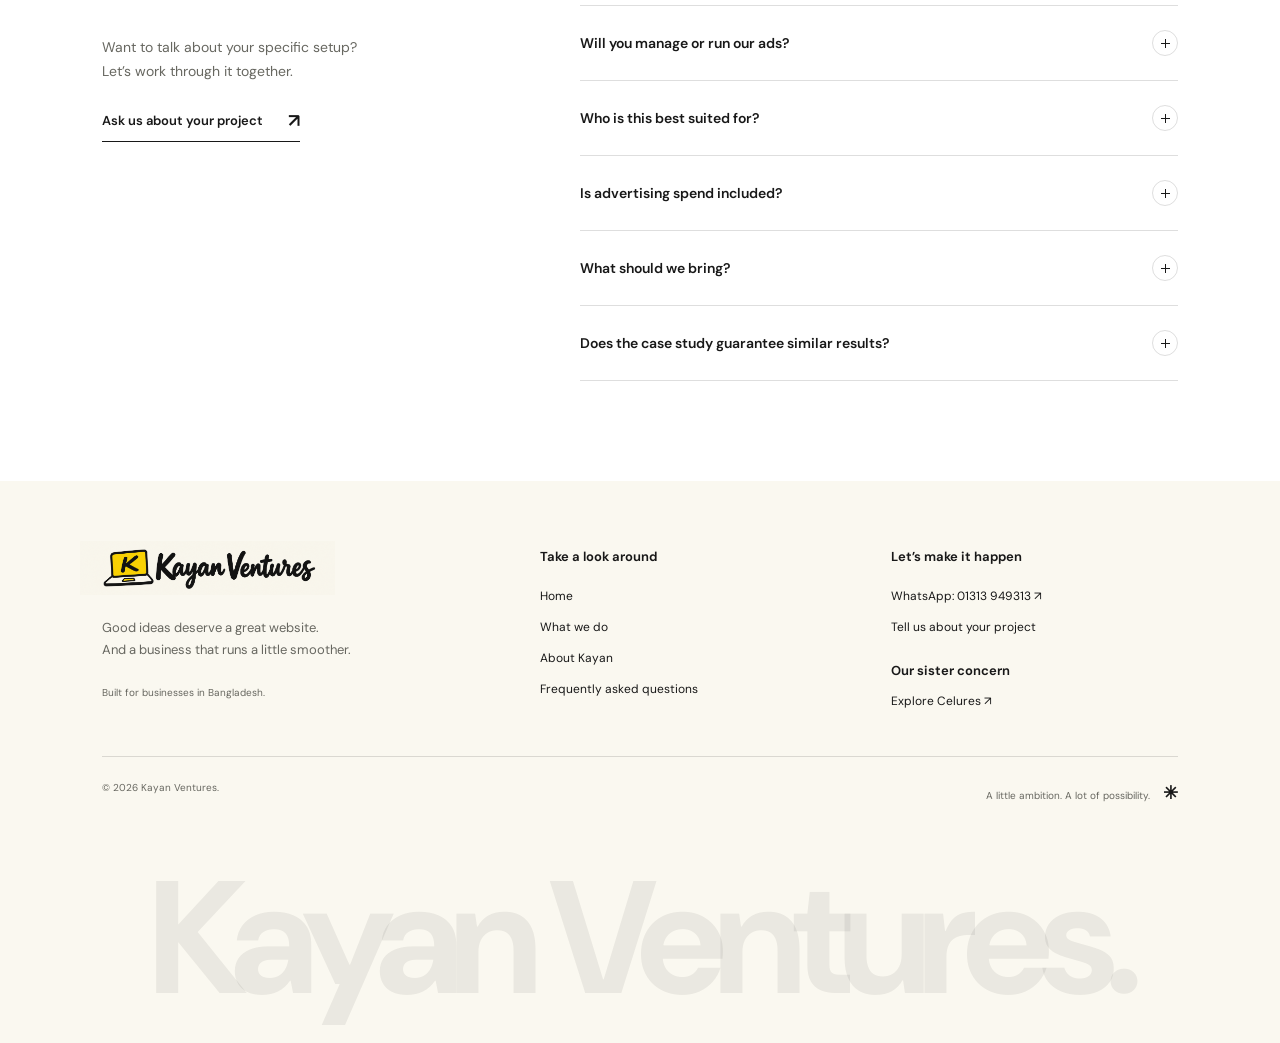
<file: meta-ads-consulting.html>
<!doctype html>
<html lang="en">
<head>
<meta charset="UTF-8"><meta name="viewport" content="width=device-width, initial-scale=1">
<title>Meta Ads Consulting in Bangladesh | Kayan Ventures</title>
<meta name="description" content="Meta Ads consulting for ecommerce brands in Bangladesh. Two one-hour consultations for ৳5,000 covering account audits, campaign structure, and creative questions.">
<meta name="theme-color" content="#ffdd00"><meta property="og:title" content="Meta Ads Consulting in Bangladesh | Kayan Ventures"><meta property="og:description" content="Meta Ads consulting for ecommerce brands in Bangladesh. Two one-hour consultations for ৳5,000 covering account audits, campaign structure, and creative questions."><meta property="og:type" content="website">
<link rel="icon" href="assets/brand/kayan-icon.svg" type="image/svg+xml"><link rel="preconnect" href="https://fonts.googleapis.com"><link rel="preconnect" href="https://fonts.gstatic.com" crossorigin><link href="https://fonts.googleapis.com/css2?family=DM+Sans:wght@400;450;500;550;600;650;700;750;800&display=swap" rel="stylesheet"><link rel="stylesheet" href="style.css"><link rel="stylesheet" href="homepage.css"><script src="homepage.js" defer></script>
<link rel="stylesheet" href="services.css">
</head>
<body class="service-page">
<a class="skip-link" href="#main">Skip to content</a>
<header class="nav" id="site-header">
<a class="brand" href="index.html#home" aria-label="Kayan Ventures home"><img src="assets/brand/kayan-logo.png" alt="Kayan Ventures" width="1983" height="793"></a>
<button class="menu-toggle" aria-expanded="false" aria-controls="main-nav" aria-label="Open navigation"><span></span><span></span></button>
<nav id="main-nav" aria-label="Main navigation"><a href="index.html#home">Home</a><div class="services-nav"><button id="services-toggle" aria-expanded="false" aria-controls="services-menu">What we do <svg class="nav-chevron" viewBox="0 0 12 12" width="10" height="10" aria-hidden="true" focusable="false"><path d="M2.5 4.5 6 8l3.5-3.5" fill="none" stroke="currentColor" stroke-width="1.7" stroke-linecap="round" stroke-linejoin="round"/></svg></button><div class="services-menu" id="services-menu" hidden><p class="eyebrow">BUILT AROUND YOUR BUSINESS</p><a href="custom-websites.html">Custom websites <span aria-hidden="true">↗</span></a><a href="crm-lead-management.html">CRM & lead management <span aria-hidden="true">↗</span></a><a href="ecommerce-websites.html">Ecommerce websites <span aria-hidden="true">↗</span></a><a href="landing-pages.html">Landing pages <span aria-hidden="true">↗</span></a><a href="order-inventory-management.html">Order & inventory management <span aria-hidden="true">↗</span></a><a href="meta-ads-consulting.html" aria-current="page">Meta Ads Consulting <span aria-hidden="true">↗</span></a></div></div><a href="index.html#about">About us</a><a href="index.html#contact">Contact</a></nav>
<a class="btn dark nav-call" href="https://wa.me/8801313949313" target="_blank" rel="noopener noreferrer">Let’s talk <span aria-hidden="true">↗</span></a>
</header>
<main id="main">
  <section class="service-hero" aria-labelledby="service-title">
    <div class="service-hero-grid"><div class="service-hero-copy"><p class="eyebrow"><span class="tiny-line"></span>META ADS CONSULTING · 06</p><h1 id="service-title">Your next stage.<br>A clearer ads strategy.</h1><p class="service-lead">You run the campaigns. We help you make better decisions. Get your ad account audited, work through campaign structure, and bring your creative questions to two focused consultation sessions.</p><div class="hero-buttons"><a class="btn gold" href="https://wa.me/8801313949313?text=Hi%20Kayan%20Ventures!%20I%E2%80%99d%20like%20to%20discuss%20meta%20ads%20consulting." target="_blank" rel="noopener noreferrer">Let’s talk on WhatsApp <span aria-hidden="true">↗</span></a><a class="btn outline" href="#consultation">See the ৳5,000 package <span aria-hidden="true">↓</span></a></div></div><div class="service-hero-art"><div role="img" aria-label="Illustrative meta ads consulting concept"><div class="service-image pink"><span class="service-number">06</span><div class="service-drawing ads-drawing"><div class="drawing-bar">A clearer ads strategy <span>↗</span></div><div class="ads-creative"><span>YOUR ACCOUNT. YOUR QUESTIONS.</span><b>Audit. Ask.<br>Plan your next step.</b><i>2 × 1 hour</i></div><div class="ads-stages"><span>Account</span><span>Structure</span><span>Creative</span></div></div></div></div><span class="service-art-caption">A LITTLE TECH. A LOT OF POSSIBILITY. <span>✳</span></span></div></div>
  </section>
  <section class="service-fit"><p class="eyebrow">MADE FOR YOUR KIND OF BUSINESS</p><p>For brands aiming for 50–100 orders a day, with a planned Meta ads budget of US$100–300 a day.</p><a class="round-link" href="https://wa.me/8801313949313?text=Hi%20Kayan%20Ventures!%20I%E2%80%99d%20like%20to%20discuss%20meta%20ads%20consulting." target="_blank" rel="noopener noreferrer" aria-label="Discuss meta ads consulting">↗</a></section>

<section class="section consultation-offer" id="consultation" aria-labelledby="consultation-title">
 <div><p class="eyebrow"><span class="tiny-line"></span> TWO CONVERSATIONS. A CLEARER DIRECTION.</p><h2 id="consultation-title">Your questions.<br>Our undivided attention.</h2><p>For brands with a team ready to implement, and a growth plan that needs a second pair of eyes.</p><div class="consult-fit"><div><strong>50–100</strong><span>orders/day you’re aiming for</span></div><div><strong>US$100–300</strong><span>planned daily Meta ads budget</span></div></div><p class="consult-note">Growth targets describe who this is for; they are not a guarantee of results.</p></div>
 <div class="consult-price"><p class="eyebrow">META ADS CONSULTATION PACKAGE</p><p class="package-price">৳5,000 <span>BDT / complete package</span></p><h3>2 sessions × 1 hour</h3><p>Two focused hours to audit, ask, and plan.</p><ul><li>Ad account audit</li><li>Campaign structure questions</li><li>Creative feedback and questions</li><li>Scaling and budget discussions</li></ul><a class="btn gold" href="https://wa.me/8801313949313?text=Hi%20Kayan%20Ventures%2C%20I%27d%20like%20to%20book%20the%20BDT%205%2C000%20Meta%20Ads%20consultation%20package%20%282%20one-hour%20sessions%29." target="_blank" rel="noopener noreferrer">Discuss booking on WhatsApp <span aria-hidden="true">↗</span></a><p class="consult-note">Consulting only. Ad spend is separate. You or your team manage and implement the campaigns.</p></div>
</section>
<section class="ads-case-study" id="case-study" aria-labelledby="case-study-title"><div class="section-heading"><div><p class="eyebrow"><span class="tiny-line"></span> CASE STUDY · CAMPAIGN SNAPSHOT</p><h2 id="case-study-title">Real numbers.<br>A closer look.</h2></div><div class="section-intro"><p>A look inside Meta Ads Manager: the selected “TEST | ABO | Broad | V1” campaign, for 18 September–17 October 2026.</p></div></div>
<figure class="results-figure"><a class="results-laptop" href="assets/case-studies/meta-ads-results.png" target="_blank" rel="noopener noreferrer" aria-label="Open the original Meta Ads Manager results screenshot at full size"><span class="results-screen"><span class="laptop-camera" aria-hidden="true"></span><img src="assets/case-studies/meta-ads-results.png" width="1908" height="905" alt="Meta Ads Manager selected campaign showing 880 website purchases, US$3,011.67 spent, US$11,761.38 purchase value, and 3.91 purchase ROAS for 18 September to 17 October 2026." loading="lazy"></span><span class="results-base" aria-hidden="true"></span></a><figcaption>Campaign results · Click the screen to inspect the full-size results.</figcaption></figure>
<dl class="case-metrics"><div><dt>Website purchases</dt><dd>880</dd></div><div><dt>Amount spent (USD)</dt><dd>$3,011.67</dd></div><div><dt>Purchase value (USD)</dt><dd>$11,761.38</dd></div><div><dt>Purchase ROAS</dt><dd>3.91×</dd></div></dl>
<div class="case-context"><h3>What we can discuss from a view like this</h3><p>How spend relates to purchases, what the campaign structure can tell us, and what additional creative and business context we need before deciding the next step.</p><p class="consult-note">Figures are reported for the selected campaign, not an account-wide total. Past performance does not guarantee future results. Purchase value is not profit.</p></div></section>
  <section class="section service-scope" id="scope" aria-labelledby="scope-title"><div class="section-heading"><div><p class="eyebrow"><span class="tiny-line"></span> WHAT WE CAN HELP WITH</p><h2 id="scope-title">Bring your account.<br>Bring your questions.</h2></div><div class="section-intro"><p>Work directly on the decisions holding your brand back. This is advisory support for you or your in-house team, with practical discussion around your account, campaign structure, and creative approach.</p></div></div><div class="service-feature-grid"><article><span class="feature-number">01</span><div><h3>Ad account audit</h3><p>Review your account setup and available performance data together to identify issues, questions, and priorities.</p></div></article>
<article><span class="feature-number">02</span><div><h3>Campaign structure</h3><p>Discuss how your campaigns and ad sets are organized, your testing approach, and the decisions behind your current setup.</p></div></article>
<article><span class="feature-number">03</span><div><h3>Creative questions</h3><p>Bring your ad concepts, messaging, hooks, and existing creatives for feedback and a discussion of what to test next.</p></div></article>
<article><span class="feature-number">04</span><div><h3>Scaling decisions</h3><p>Talk through budget allocation and the signals you should consider before increasing spend, in the context of your business goals.</p></div></article></div></section>
  <section class="service-deliverables" aria-labelledby="deliverables-title"><div><p class="eyebrow"><span class="tiny-line"></span> A CLEAR STARTING POINT</p><h2 id="deliverables-title">The pieces.<br>The bigger picture.</h2><p>We’ll agree on the exact scope together. Here’s what we can plan around your business.</p><a class="text-link" href="https://wa.me/8801313949313?text=Hi%20Kayan%20Ventures!%20I%E2%80%99d%20like%20to%20discuss%20meta%20ads%20consulting." target="_blank" rel="noopener noreferrer">Talk through your requirements <span aria-hidden="true">↗</span></a></div><ul><li><span aria-hidden="true">✓</span>Two consultation sessions</li>
<li><span aria-hidden="true">✓</span>One hour per session — two hours total</li>
<li><span aria-hidden="true">✓</span>Ad account audit discussion</li>
<li><span aria-hidden="true">✓</span>Campaign structure questions</li>
<li><span aria-hidden="true">✓</span>Creative review and questions</li>
<li><span aria-hidden="true">✓</span>Priorities and next steps discussed together</li></ul></section>
  <section class="section process" aria-labelledby="process-title"><div class="section-heading"><div><p class="eyebrow"><span class="tiny-line"></span> HOW WE WORK</p><h2 id="process-title">From your idea<br>to a practical plan.</h2></div><p>Clear priorities. Shared decisions.<br>A process you’re part of.</p></div><div class="process-grid"><article><span class="step-number">01</span><h3>Share your context</h3><p>Tell us about your brand, current ad activity, goals, and questions on WhatsApp. We’ll agree the session times and what to bring.</p></article>
<article><span class="step-number">02</span><h3>Session one · 60 minutes</h3><p>Review the account and the questions that matter most. Discuss campaign structure, creative, and your immediate priorities.</p></article>
<article><span class="step-number">03</span><h3>Session two · 60 minutes</h3><p>Work through remaining questions, review your thinking, and clarify the next steps for you or your team to implement.</p></article></div></section>
  <section class="section faq" aria-labelledby="faq-title"><div><p class="eyebrow"><span class="tiny-line"></span> A FEW THINGS TO KNOW</p><h2 id="faq-title">Good questions.<br>Clear answers.</h2><p>Want to talk about your specific setup?<br>Let’s work through it together.</p><a class="text-link" href="https://wa.me/8801313949313?text=Hi%20Kayan%20Ventures!%20I%E2%80%99d%20like%20to%20discuss%20meta%20ads%20consulting." target="_blank" rel="noopener noreferrer">Ask us about your project <span aria-hidden="true">↗</span></a></div><div class="faq-list"><details open><summary>What does the ৳5,000 package include?<span aria-hidden="true"></span></summary><p>Two one-hour consultation sessions, for two hours in total. You can use the sessions for an ad account audit, campaign structure questions, creative feedback, and scaling discussions.</p></details>
<details><summary>Will you manage or run our ads?<span aria-hidden="true"></span></summary><p>No. This is a consulting service. You or your team remain responsible for creating, publishing, monitoring, and managing campaigns.</p></details>
<details><summary>Who is this best suited for?<span aria-hidden="true"></span></summary><p>Brands aiming to scale toward 50–100 orders per day and with a planned daily Meta advertising budget of US$100–300. These are suitability criteria and goals, not promised outcomes.</p></details>
<details><summary>Is advertising spend included?<span aria-hidden="true"></span></summary><p>No. The ৳5,000 covers the two consultation sessions only. Your advertising spend is separate and paid through your own ad account.</p></details>
<details><summary>What should we bring?<span aria-hidden="true"></span></summary><p>Your current account results, campaign structure, creatives, business goals, and the questions you want to discuss. We’ll coordinate the review on WhatsApp; you do not need to share your password.</p></details>
<details><summary>Does the case study guarantee similar results?<span aria-hidden="true"></span></summary><p>No. The screenshot records one campaign’s reported results for the displayed period. Your results will depend on your products, margins, creative, audience, and execution.</p></details></div></section>
</main>
<footer><div class="footer-grid"><div><a class="brand" href="index.html#home" aria-label="Kayan Ventures home"><img src="assets/brand/kayan-logo.png" alt="Kayan Ventures" width="1983" height="793" loading="lazy"></a><p>Good ideas deserve a great website.<br>And a business that runs a little smoother.</p><p class="footer-location">Built for businesses in Bangladesh.</p></div><div><h3>Take a look around</h3><a href="index.html#home">Home</a><a href="index.html#services">What we do</a><a href="index.html#about">About Kayan</a><a href="index.html#faq">Frequently asked questions</a></div><div><h3>Let’s make it happen</h3><a href="https://wa.me/8801313949313" target="_blank" rel="noopener noreferrer">WhatsApp: 01313 949313 ↗</a><a href="index.html#contact">Tell us about your project</a><h3 class="concern-label">Our sister concern</h3><a href="https://celures.com" target="_blank" rel="noopener noreferrer">Explore Celures ↗</a></div></div><div class="footer-base"><span>© <span id="year">2026</span> Kayan Ventures.</span><span>A little ambition. A lot of possibility. <b>✳</b></span></div><div class="footer-wordmark" aria-hidden="true">Kayan Ventures.</div></footer>
</body>
</html>
</file>
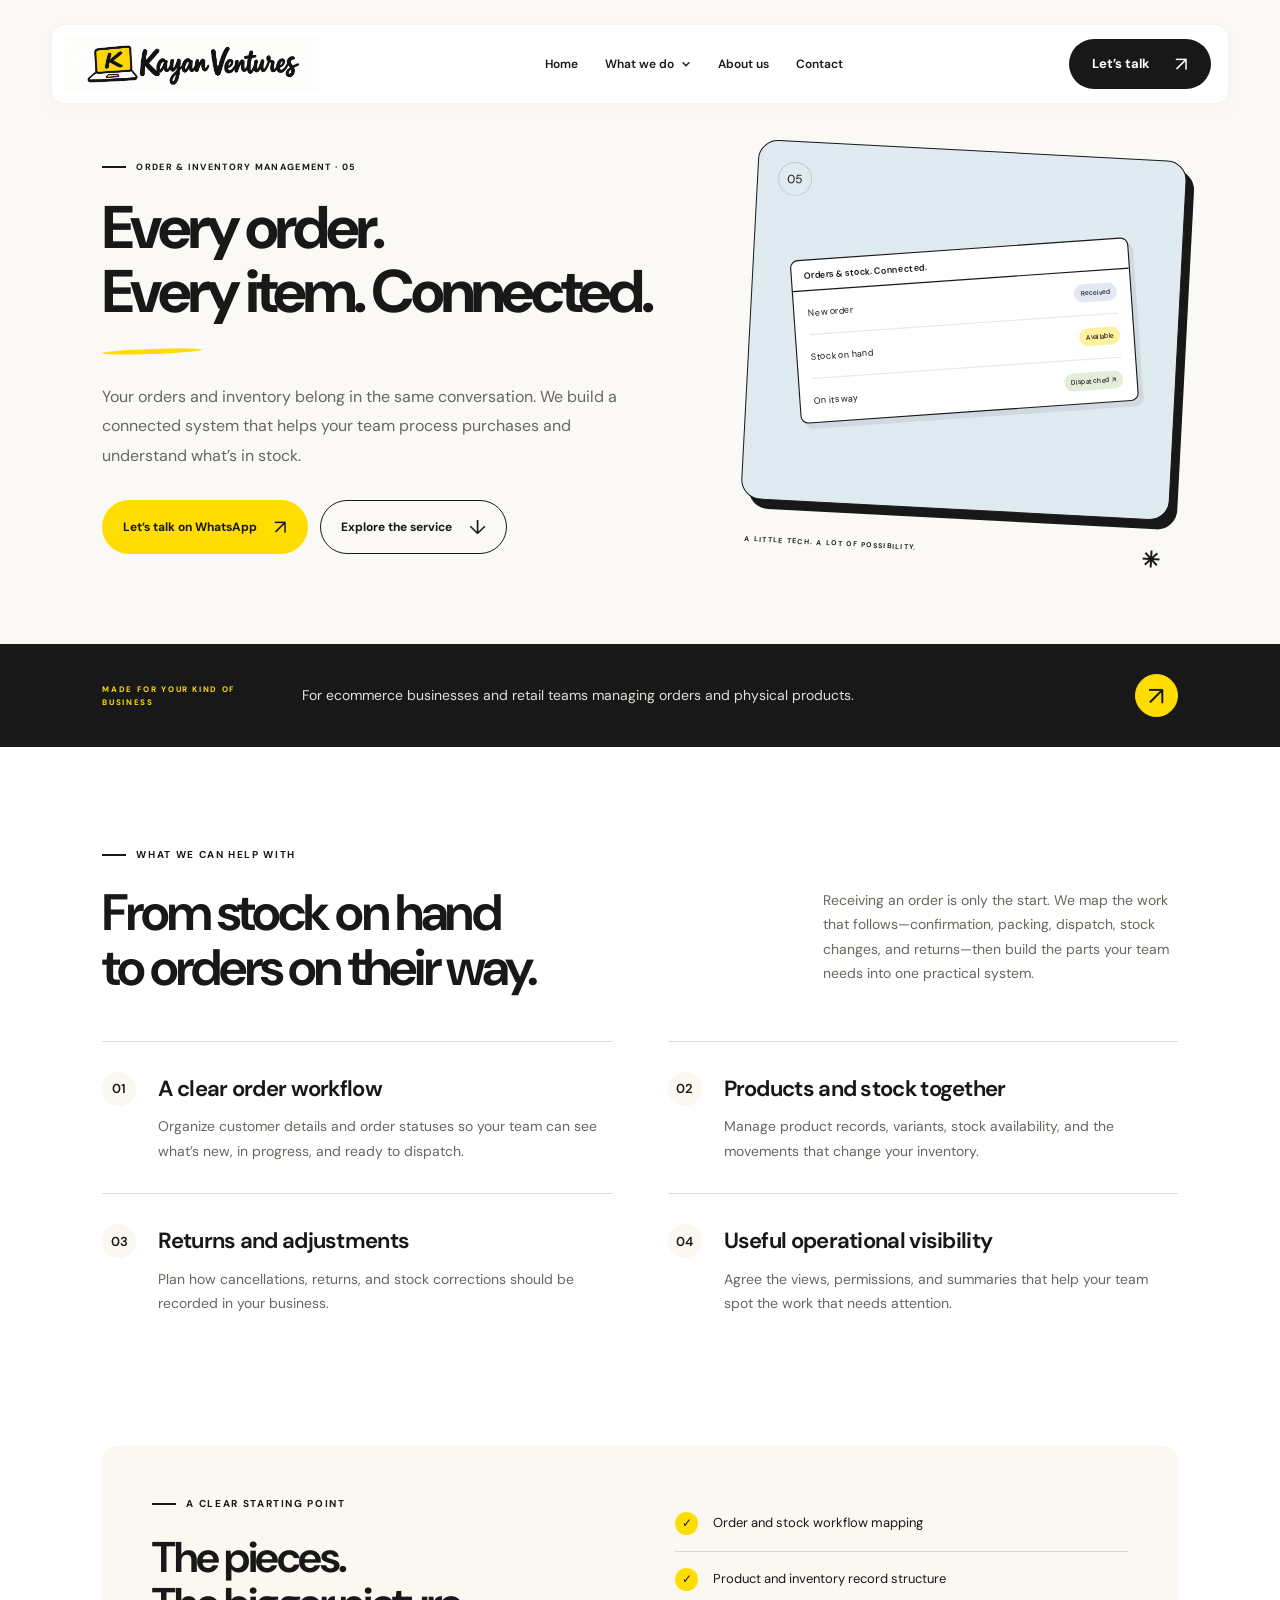
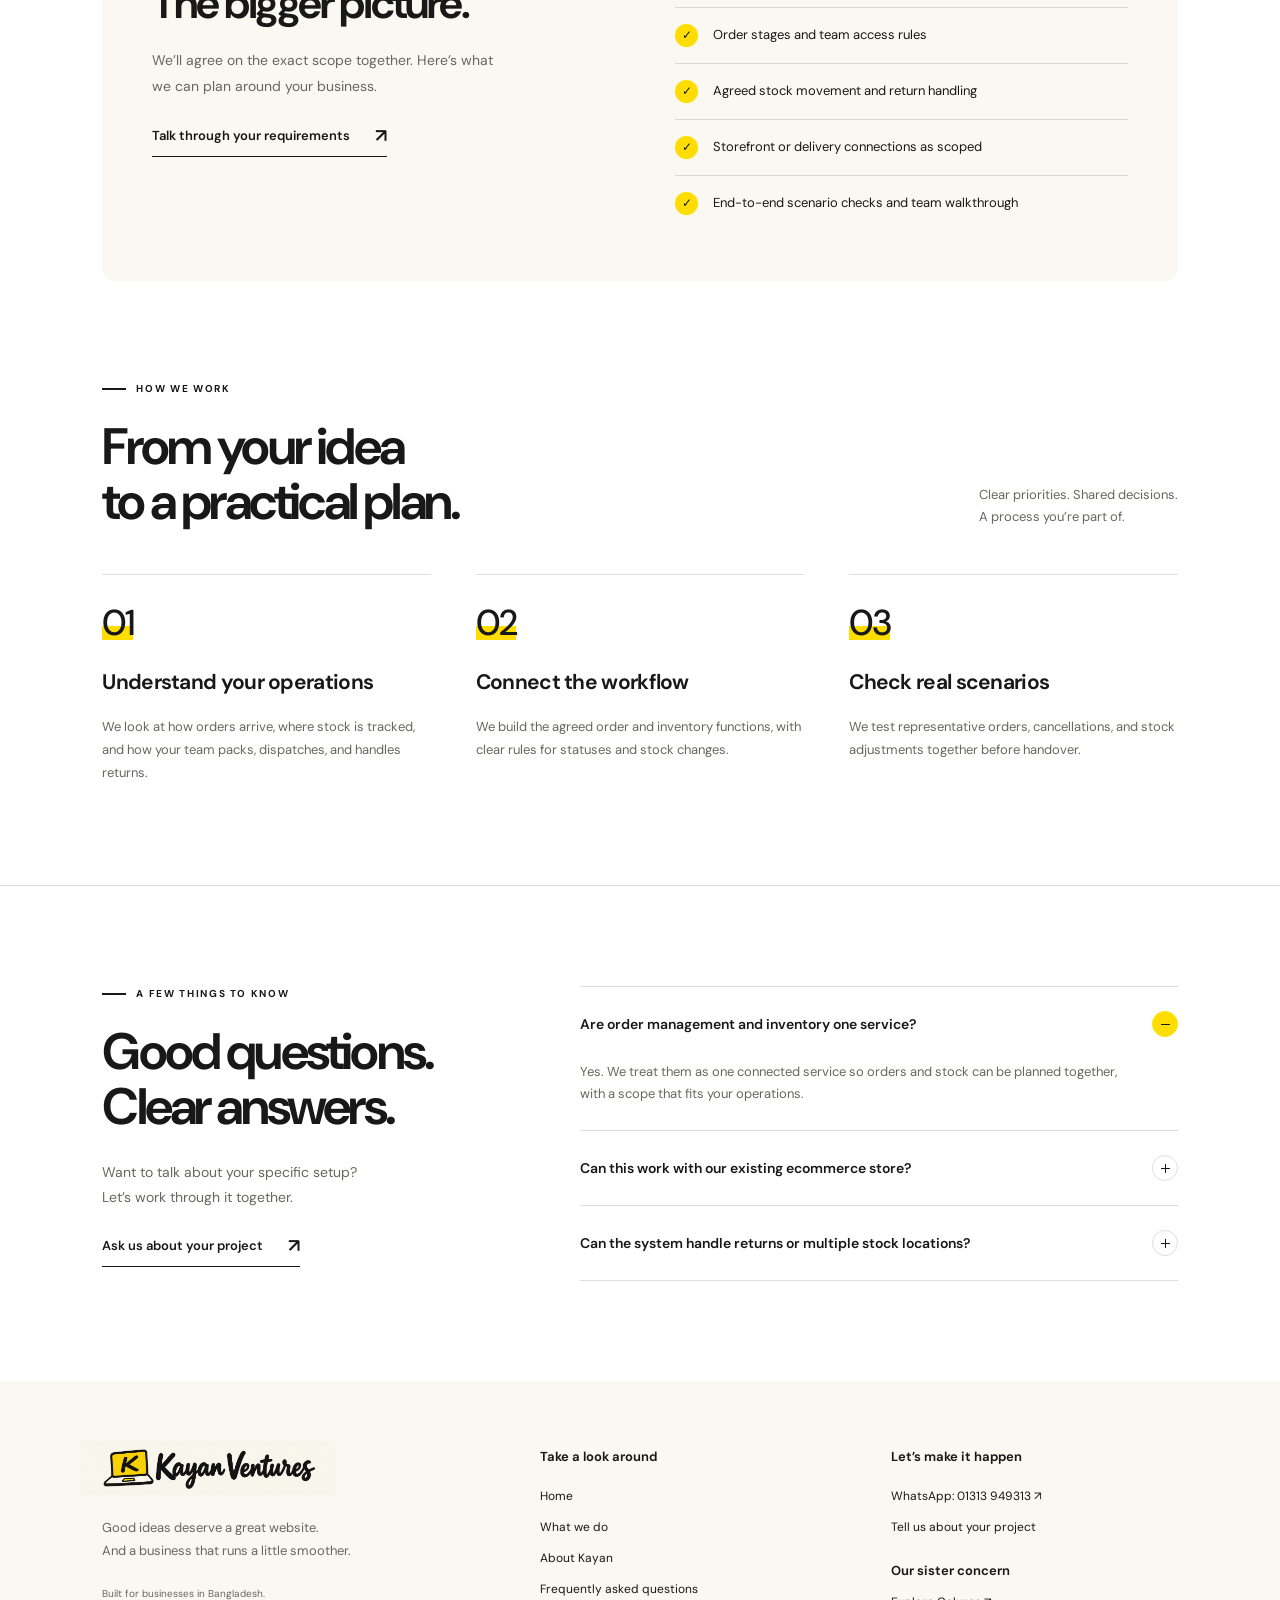
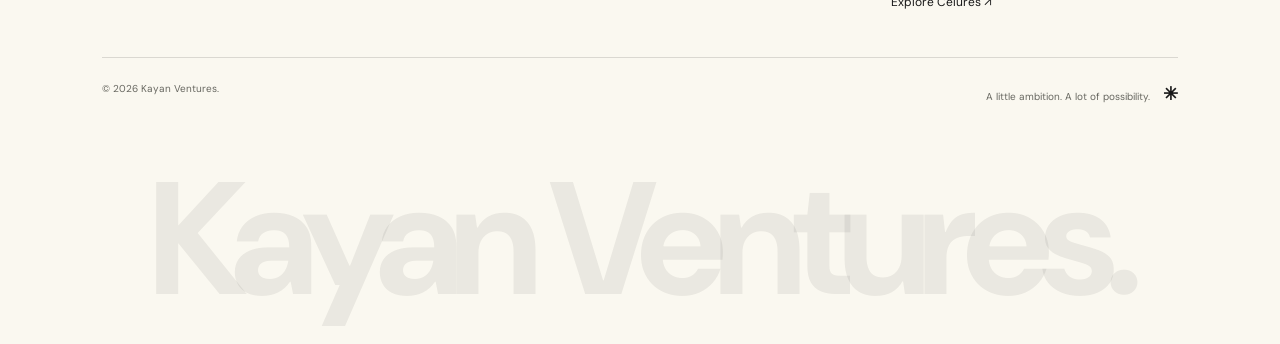
<file: order-inventory-management.html>
<!doctype html>
<html lang="en">
<head>
<meta charset="UTF-8"><meta name="viewport" content="width=device-width, initial-scale=1">
<title>Order &amp; inventory management in Bangladesh | Kayan Ventures</title>
<meta name="description" content="Connected order and inventory management for ecommerce businesses in Bangladesh. Manage purchases, fulfilment, products, and stock in one workflow.">
<meta name="theme-color" content="#ffdd00"><meta property="og:title" content="Order &amp; inventory management in Bangladesh | Kayan Ventures"><meta property="og:description" content="Connected order and inventory management for ecommerce businesses in Bangladesh. Manage purchases, fulfilment, products, and stock in one workflow."><meta property="og:type" content="website">
<link rel="icon" href="assets/brand/kayan-icon.svg" type="image/svg+xml"><link rel="preconnect" href="https://fonts.googleapis.com"><link rel="preconnect" href="https://fonts.gstatic.com" crossorigin><link href="https://fonts.googleapis.com/css2?family=DM+Sans:wght@400;450;500;550;600;650;700;750;800&display=swap" rel="stylesheet"><link rel="stylesheet" href="style.css"><link rel="stylesheet" href="homepage.css"><script src="homepage.js" defer></script>
<link rel="stylesheet" href="services.css">
</head>
<body class="service-page">
<a class="skip-link" href="#main">Skip to content</a>
<header class="nav" id="site-header">
<a class="brand" href="index.html#home" aria-label="Kayan Ventures home"><img src="assets/brand/kayan-logo.png" alt="Kayan Ventures" width="1983" height="793"></a>
<button class="menu-toggle" aria-expanded="false" aria-controls="main-nav" aria-label="Open navigation"><span></span><span></span></button>
<nav id="main-nav" aria-label="Main navigation"><a href="index.html#home">Home</a><div class="services-nav"><button id="services-toggle" aria-expanded="false" aria-controls="services-menu">What we do <svg class="nav-chevron" viewBox="0 0 12 12" width="10" height="10" aria-hidden="true" focusable="false"><path d="M2.5 4.5 6 8l3.5-3.5" fill="none" stroke="currentColor" stroke-width="1.7" stroke-linecap="round" stroke-linejoin="round"/></svg></button><div class="services-menu" id="services-menu" hidden><p class="eyebrow">BUILT AROUND YOUR BUSINESS</p><a href="custom-websites.html">Custom websites <span aria-hidden="true">↗</span></a><a href="crm-lead-management.html">CRM & lead management <span aria-hidden="true">↗</span></a><a href="ecommerce-websites.html">Ecommerce websites <span aria-hidden="true">↗</span></a><a href="landing-pages.html">Landing pages <span aria-hidden="true">↗</span></a><a href="order-inventory-management.html" aria-current="page">Order & inventory management <span aria-hidden="true">↗</span></a><a href="meta-ads-consulting.html">Meta Ads Consulting <span aria-hidden="true">↗</span></a></div></div><a href="index.html#about">About us</a><a href="index.html#contact">Contact</a></nav>
<a class="btn dark nav-call" href="https://wa.me/8801313949313" target="_blank" rel="noopener noreferrer">Let’s talk <span aria-hidden="true">↗</span></a>
</header>
<main id="main">
  <section class="service-hero" aria-labelledby="service-title">
    <div class="service-hero-grid"><div class="service-hero-copy"><p class="eyebrow"><span class="tiny-line"></span>ORDER &amp; INVENTORY MANAGEMENT · 05</p><h1 id="service-title">Every order.<br>Every item. Connected.</h1><p class="service-lead">Your orders and inventory belong in the same conversation. We build a connected system that helps your team process purchases and understand what’s in stock.</p><div class="hero-buttons"><a class="btn gold" href="https://wa.me/8801313949313?text=Hi%20Kayan%20Ventures!%20I%E2%80%99d%20like%20to%20discuss%20order%20%26%20inventory%20management." target="_blank" rel="noopener noreferrer">Let’s talk on WhatsApp <span aria-hidden="true">↗</span></a><a class="btn outline" href="#scope">Explore the service <span aria-hidden="true">↓</span></a></div></div><div class="service-hero-art"><div role="img" aria-label="Illustrative order &amp; inventory management concept"><div class="service-image blue"><span class="service-number">05</span><div class="service-drawing order-drawing"><div class="drawing-bar">Orders & stock. Connected.</div><div><span>New order</span><b>Received</b></div><div><span>Stock on hand</span><b>Available</b></div><div><span>On its way</span><b>Dispatched ↗</b></div></div></div></div><span class="service-art-caption">A LITTLE TECH. A LOT OF POSSIBILITY. <span>✳</span></span></div></div>
  </section>
  <section class="service-fit"><p class="eyebrow">MADE FOR YOUR KIND OF BUSINESS</p><p>For ecommerce businesses and retail teams managing orders and physical products.</p><a class="round-link" href="https://wa.me/8801313949313?text=Hi%20Kayan%20Ventures!%20I%E2%80%99d%20like%20to%20discuss%20order%20%26%20inventory%20management." target="_blank" rel="noopener noreferrer" aria-label="Discuss order &amp; inventory management">↗</a></section>

  <section class="section service-scope" id="scope" aria-labelledby="scope-title"><div class="section-heading"><div><p class="eyebrow"><span class="tiny-line"></span> WHAT WE CAN HELP WITH</p><h2 id="scope-title">From stock on hand<br>to orders on their way.</h2></div><div class="section-intro"><p>Receiving an order is only the start. We map the work that follows—confirmation, packing, dispatch, stock changes, and returns—then build the parts your team needs into one practical system.</p></div></div><div class="service-feature-grid"><article><span class="feature-number">01</span><div><h3>A clear order workflow</h3><p>Organize customer details and order statuses so your team can see what’s new, in progress, and ready to dispatch.</p></div></article>
<article><span class="feature-number">02</span><div><h3>Products and stock together</h3><p>Manage product records, variants, stock availability, and the movements that change your inventory.</p></div></article>
<article><span class="feature-number">03</span><div><h3>Returns and adjustments</h3><p>Plan how cancellations, returns, and stock corrections should be recorded in your business.</p></div></article>
<article><span class="feature-number">04</span><div><h3>Useful operational visibility</h3><p>Agree the views, permissions, and summaries that help your team spot the work that needs attention.</p></div></article></div></section>
  <section class="service-deliverables" aria-labelledby="deliverables-title"><div><p class="eyebrow"><span class="tiny-line"></span> A CLEAR STARTING POINT</p><h2 id="deliverables-title">The pieces.<br>The bigger picture.</h2><p>We’ll agree on the exact scope together. Here’s what we can plan around your business.</p><a class="text-link" href="https://wa.me/8801313949313?text=Hi%20Kayan%20Ventures!%20I%E2%80%99d%20like%20to%20discuss%20order%20%26%20inventory%20management." target="_blank" rel="noopener noreferrer">Talk through your requirements <span aria-hidden="true">↗</span></a></div><ul><li><span aria-hidden="true">✓</span>Order and stock workflow mapping</li>
<li><span aria-hidden="true">✓</span>Product and inventory record structure</li>
<li><span aria-hidden="true">✓</span>Order stages and team access rules</li>
<li><span aria-hidden="true">✓</span>Agreed stock movement and return handling</li>
<li><span aria-hidden="true">✓</span>Storefront or delivery connections as scoped</li>
<li><span aria-hidden="true">✓</span>End-to-end scenario checks and team walkthrough</li></ul></section>
  <section class="section process" aria-labelledby="process-title"><div class="section-heading"><div><p class="eyebrow"><span class="tiny-line"></span> HOW WE WORK</p><h2 id="process-title">From your idea<br>to a practical plan.</h2></div><p>Clear priorities. Shared decisions.<br>A process you’re part of.</p></div><div class="process-grid"><article><span class="step-number">01</span><h3>Understand your operations</h3><p>We look at how orders arrive, where stock is tracked, and how your team packs, dispatches, and handles returns.</p></article>
<article><span class="step-number">02</span><h3>Connect the workflow</h3><p>We build the agreed order and inventory functions, with clear rules for statuses and stock changes.</p></article>
<article><span class="step-number">03</span><h3>Check real scenarios</h3><p>We test representative orders, cancellations, and stock adjustments together before handover.</p></article></div></section>
  <section class="section faq" aria-labelledby="faq-title"><div><p class="eyebrow"><span class="tiny-line"></span> A FEW THINGS TO KNOW</p><h2 id="faq-title">Good questions.<br>Clear answers.</h2><p>Want to talk about your specific setup?<br>Let’s work through it together.</p><a class="text-link" href="https://wa.me/8801313949313?text=Hi%20Kayan%20Ventures!%20I%E2%80%99d%20like%20to%20discuss%20order%20%26%20inventory%20management." target="_blank" rel="noopener noreferrer">Ask us about your project <span aria-hidden="true">↗</span></a></div><div class="faq-list"><details open><summary>Are order management and inventory one service?<span aria-hidden="true"></span></summary><p>Yes. We treat them as one connected service so orders and stock can be planned together, with a scope that fits your operations.</p></details>
<details><summary>Can this work with our existing ecommerce store?<span aria-hidden="true"></span></summary><p>We’ll review your store and its integration options first. We can then agree what data can be connected and how updates should flow.</p></details>
<details><summary>Can the system handle returns or multiple stock locations?<span aria-hidden="true"></span></summary><p>We can include these in the planned scope. Share your process so we can define the rules and complexity before building.</p></details></div></section>
</main>
<footer><div class="footer-grid"><div><a class="brand" href="index.html#home" aria-label="Kayan Ventures home"><img src="assets/brand/kayan-logo.png" alt="Kayan Ventures" width="1983" height="793" loading="lazy"></a><p>Good ideas deserve a great website.<br>And a business that runs a little smoother.</p><p class="footer-location">Built for businesses in Bangladesh.</p></div><div><h3>Take a look around</h3><a href="index.html#home">Home</a><a href="index.html#services">What we do</a><a href="index.html#about">About Kayan</a><a href="index.html#faq">Frequently asked questions</a></div><div><h3>Let’s make it happen</h3><a href="https://wa.me/8801313949313" target="_blank" rel="noopener noreferrer">WhatsApp: 01313 949313 ↗</a><a href="index.html#contact">Tell us about your project</a><h3 class="concern-label">Our sister concern</h3><a href="https://celures.com" target="_blank" rel="noopener noreferrer">Explore Celures ↗</a></div></div><div class="footer-base"><span>© <span id="year">2026</span> Kayan Ventures.</span><span>A little ambition. A lot of possibility. <b>✳</b></span></div><div class="footer-wordmark" aria-hidden="true">Kayan Ventures.</div></footer>
</body>
</html>
</file>
<file: style.css>
:root{--ink:#181818;--gold:#ffdd00;--paper:#fff;--cream:#faf8f0;--muted:#676760;--line:#18181824}*{box-sizing:border-box}html{scroll-behavior:smooth;scroll-padding-top:35px}body{margin:0;background:var(--paper);color:var(--ink);font-family:'DM Sans',Arial,sans-serif;font-size:16px;-webkit-font-smoothing:antialiased}a{color:inherit;text-decoration:none}button,input,select,textarea{font:inherit}button,a{-webkit-tap-highlight-color:transparent}button{cursor:pointer}button:focus-visible,a:focus-visible,input:focus-visible,select:focus-visible,textarea:focus-visible,summary:focus-visible{outline:3px solid #826d00;outline-offset:5px}img{max-width:100%;display:block}[hidden]{display:none!important}h1,h2,h3,p{margin-top:0}h1,h2,h3{letter-spacing:-.055em}h2{font-size:clamp(36px,4vw,58px);font-weight:650;line-height:1.08;margin-bottom:0}h3{font-size:23px;font-weight:650;line-height:1.25}p{line-height:1.75}.eyebrow{display:flex;align-items:center;gap:10px;font-size:10px;font-weight:700;letter-spacing:1.65px;line-height:1.6;margin-bottom:22px}.tiny-line{width:24px;height:2px;background:currentColor;display:inline-block;flex-shrink:0}.btn{display:inline-flex;align-items:center;justify-content:center;gap:25px;padding:17px 24px;border:1px solid transparent;border-radius:100px;font-size:13px;font-weight:700;line-height:1.4;transition:transform .2s,background .2s}.btn span{font-size:20px;font-weight:400;line-height:1}.btn:hover{transform:translateY(-3px)}.btn.dark{background:var(--ink);color:#fff}.btn.dark:hover{background:#343434}.btn.gold{background:var(--gold);color:var(--ink)}.btn.gold:hover{background:#ffe742}.btn.outline{border-color:var(--ink);background:transparent}.text-link{display:inline-flex;justify-content:space-between;align-items:center;gap:25px;font-size:13px;font-weight:600;border-bottom:1px solid currentColor;padding-bottom:8px;margin-top:10px}.text-link:hover{border-color:#b29a00}.text-link span{font-size:19px}.section{padding:100px 8%;max-width:1700px;margin:auto}.section-heading{display:flex;align-items:flex-end;justify-content:space-between;gap:50px;margin-bottom:45px}.section-intro{max-width:355px}.section-intro p{color:var(--muted);font-size:14px;margin-bottom:10px}.skip-link{position:fixed;top:-100px;left:15px;background:var(--ink);color:#fff;padding:15px;z-index:100}.skip-link:focus{top:15px}.handwritten{font-family:'Segoe Print','Comic Sans MS',cursive;font-style:italic;font-weight:700}.brand{display:block;width:255px;height:54px;overflow:hidden;flex-shrink:0}.brand img{width:100%;height:100%;object-fit:cover;mix-blend-mode:multiply}
.nav{position:absolute;z-index:20;left:4%;top:24px;width:92%;display:flex;align-items:center;justify-content:space-between;gap:20px;background:#fff;border:1px solid #1818180c;border-radius:14px;padding:12px 17px 12px 12px;box-shadow:0 5px 20px #18181806}.nav nav{display:flex;align-items:center;gap:27px}.nav nav>a,.nav nav button{font-size:12px;font-weight:600}.nav nav>a:hover{text-decoration:underline;text-underline-offset:6px}.nav-call{padding:14px 22px}.services-nav{position:relative}.services-nav>button{background:none;border:0;padding:17px 0;color:var(--ink);display:flex;align-items:center;gap:7px}.nav-chevron{flex:none;transition:transform .2s ease}.services-nav>button[aria-expanded="true"] .nav-chevron{transform:rotate(180deg)}.services-menu{position:absolute;top:100%;left:-40px;background:white;border:1px solid var(--line);border-radius:12px;padding:22px;width:320px;box-shadow:0 15px 40px #18181818}.services-menu .eyebrow{font-size:8px;margin:0 0 12px}.services-menu a{display:flex;justify-content:space-between;font-size:13px;padding:12px 0;border-bottom:1px solid var(--line)}.services-menu a:last-child{border:0}.services-menu a:hover{color:#726100}.menu-toggle{display:none}
.hero{min-height:830px;padding:190px 8% 170px;background:var(--gold);position:relative;overflow:hidden;display:flex;align-items:center}.hero-copy{position:relative;width:56%;z-index:2}.hero h1{font-size:clamp(54px,5.5vw,82px);font-weight:750;line-height:1.04;letter-spacing:-.065em;margin:0 0 28px}.hero h1 em{font-style:normal;position:relative}.hero h1 em:after{content:'';height:4px;position:absolute;left:2px;right:5px;bottom:-6px;background:var(--ink);border-radius:50%;transform:rotate(-1deg)}.hero-sub{font-size:17px;line-height:1.7;margin:30px 0}.hero-buttons{display:flex;gap:12px;flex-wrap:wrap}.hero-bottom{position:absolute;bottom:34px;left:8%;right:8%;display:flex;align-items:center;gap:65px;border-top:1px solid #18181833;padding-top:25px;z-index:3}.hero-location{display:flex;gap:12px;align-items:center;font-size:9px;line-height:1.8;letter-spacing:1px}.location-dot{height:9px;width:9px;border-radius:50%;background:var(--ink);box-shadow:0 0 0 5px #18181810}.hero-location b{font-weight:700}.hero-stat{display:flex;align-items:center;gap:15px}.hero-stat strong{font-size:37px;font-weight:650;letter-spacing:-2px}.hero-stat>span{font-size:11px;line-height:1.6}.hero-explore{display:flex;gap:25px;align-items:center;margin-left:auto;font-size:12px}.hero-explore>span{height:39px;width:39px;border:1px solid #18181840;border-radius:50%;display:grid;place-items:center;font-size:20px}.intro-strip{padding:35px 8%;display:flex;align-items:center;gap:70px;border-bottom:1px solid var(--line);background:var(--cream)}.intro-strip>p:first-child{font-size:21px;line-height:1.4;letter-spacing:-.6px;min-width:290px;margin:0}.intro-strip>p:first-child strong{font-weight:650}.intro-strip>p:nth-child(2){color:var(--muted);font-size:13px;max-width:530px;margin:0}.round-link{display:grid;place-items:center;width:49px;height:49px;border:1px solid var(--line);border-radius:50%;font-size:26px;margin-left:auto;flex-shrink:0}.round-link:hover{background:var(--gold)}
.service-grid{display:grid;grid-template-columns:repeat(3,minmax(0,1fr));gap:28px 24px}.service-card{border:1px solid var(--line);border-radius:12px;overflow:hidden;transition:transform .25s}.service-card:hover{transform:translateY(-5px)}.service-image{height:215px;position:relative;display:grid;place-items:center;overflow:hidden}.service-number{position:absolute;top:15px;left:15px;width:27px;height:27px;display:grid;place-items:center;border:1px solid #18181824;border-radius:50%;font-size:10px;z-index:1}.yellow{background:#fff1a0}.lavender{background:#e9e3fa}.peach{background:#f7dfca}.mint{background:#e1eddb}.blue{background:#dfeaf1}.pink{background:#f5e0e6}.service-copy{padding:25px 24px 22px}.service-copy h3{font-size:22px;letter-spacing:-.8px;margin-bottom:14px}.service-copy p{font-size:13px;color:var(--muted);line-height:1.8;min-height:92px;margin:0 0 22px}.learn{display:flex;justify-content:space-between;align-items:center;gap:12px;border-top:1px solid var(--line);padding-top:16px;font-size:11px;font-weight:650}.learn b{font-size:20px;font-weight:400}.project-banner{position:relative;isolation:isolate;margin:0 8%;background:var(--ink);border-radius:14px;padding:48px 50px;display:flex;align-items:center;justify-content:space-between;gap:30px;color:white;overflow:hidden}.project-banner .eyebrow{color:#c9c9c2;font-size:9px;margin-bottom:16px}.project-banner h2{font-size:46px;letter-spacing:-2px}.project-banner em{color:var(--gold);font-style:normal}.project-banner .btn{position:relative;z-index:1}.banner-outline{position:absolute;right:23%;top:10px;font-size:250px;line-height:1.2;color:#ffffff09;z-index:-1}
.about-section{padding:90px 8%;display:grid;grid-template-columns:1fr 1fr;gap:85px;background:var(--cream);align-items:center}.about-photo{position:relative;min-height:540px;background:var(--gold);border-radius:12px}.image-note{position:absolute;top:24px;left:24px;font-size:8px;letter-spacing:1.4px;font-weight:700}.experience-card{position:absolute;right:-25px;bottom:38px;padding:25px 28px;background:white;border:1.5px solid var(--ink);border-radius:12px;transform:rotate(-4deg)}.experience-card strong{font-size:24px;letter-spacing:-1px}.experience-card p{font-size:12px;margin:8px 0 0}.about-copy h2{font-size:clamp(35px,3.7vw,53px);margin:0 0 26px}.about-copy>p:not(.eyebrow){font-size:14px;color:var(--muted)}.about-copy>.about-lead{font-size:18px!important;color:var(--ink)!important;font-weight:650;margin-bottom:10px}.about-signoff{display:flex;align-items:center;gap:22px;margin:25px 0 30px}.about-signoff .handwritten{font-size:22px;letter-spacing:-1px}.about-signoff>span:last-child{padding-left:20px;border-left:1px solid var(--line);font-size:10px;color:var(--muted);line-height:1.7}.process .section-heading>p{font-size:13px;color:var(--muted);margin:0}.process-grid{display:grid;grid-template-columns:repeat(3,1fr);gap:45px}.process-grid article{border-top:1px solid var(--line);padding-top:24px}.step-number{display:inline-block;font-size:36px;font-weight:500;letter-spacing:-2px;margin-bottom:23px;background:linear-gradient(transparent 57%,var(--gold) 57%,var(--gold) 87%,transparent 87%)}.process-grid h3{font-size:21px;letter-spacing:-.7px}.process-grid p{font-size:13px;color:var(--muted);margin:0}.faq{border-top:1px solid var(--line);display:grid;grid-template-columns:.8fr 1.2fr;gap:80px}.faq h2{margin-bottom:26px}.faq>div>p:not(.eyebrow){font-size:14px;color:var(--muted)}.faq details{border-bottom:1px solid var(--line)}.faq details:first-child{border-top:1px solid var(--line)}.faq summary{display:flex;justify-content:space-between;gap:24px;align-items:center;padding:24px 0;font-weight:600;font-size:14px;list-style:none;cursor:pointer}.faq summary::-webkit-details-marker{display:none}.faq summary>span{flex-shrink:0;display:block;width:26px;height:26px;border:1px solid var(--line);border-radius:50%;position:relative}.faq summary>span:before,.faq summary>span:after{content:'';width:9px;height:1px;background:var(--ink);position:absolute;left:8px;top:12px}.faq summary>span:after{transform:rotate(90deg)}.faq details[open] summary>span{background:var(--gold);border-color:var(--gold)}.faq details[open] summary>span:after{transform:rotate(0)}.faq details>p{font-size:13px;color:var(--muted);margin:0;padding:0 35px 24px 0}
.contact-section{margin:0 8% 90px;padding:60px 5%;display:grid;grid-template-columns:1fr 1.1fr;gap:65px;background:var(--ink);color:white;border-radius:14px}.contact-copy .eyebrow{color:var(--gold);font-size:9px}.contact-copy h2{font-size:64px;margin:30px 0 22px}.contact-copy h2>span{color:var(--gold)}.contact-copy>p:not(.eyebrow){font-size:13px;color:#c8c8c2;margin-bottom:30px}.contact-phone{display:flex;justify-content:space-between;align-items:center;max-width:330px;font-size:32px;letter-spacing:-1px;color:var(--gold);border-bottom:1px solid #ffffff30;padding:14px 0 20px;margin-top:32px;white-space:nowrap}.contact-phone span{font-size:24px}.contact-location{display:block;font-size:8px;letter-spacing:1.3px;margin-top:20px;color:#c8c8c2}.contact-form h3{font-size:23px;margin:0 0 22px}.contact-form label{display:block;font-size:11px;font-weight:500;margin-bottom:16px}.contact-form label>span{color:var(--gold)}.contact-form input,.contact-form textarea,.contact-form select{width:100%;display:block;border:1px solid #ffffff3b;border-radius:7px;background:#ffffff08;color:white;padding:12px 13px;font-size:12px;margin-top:8px;line-height:1.5}.contact-form ::placeholder{color:#acaca5;opacity:1}.contact-form select option{background:var(--ink);color:white}.contact-form textarea{resize:vertical;min-height:95px}.contact-form input:focus-visible,.contact-form select:focus-visible,.contact-form textarea:focus-visible{outline-color:var(--gold);outline-offset:2px}.form-row{display:grid;grid-template-columns:1fr 1fr;gap:15px}.contact-form .btn{width:100%;justify-content:space-between;font-size:12px;padding:15px 20px}.form-note{font-size:10px;line-height:1.7;color:#bcbcb5;margin:14px 0 0}.form-result{padding:16px;border:1px solid var(--gold);border-radius:8px;margin-top:18px}.form-result p{font-size:12px;margin:0 0 12px}footer{padding:60px 8% 0;background:var(--cream);overflow:hidden}.footer-grid{display:grid;grid-template-columns:1.3fr 1fr 1fr;gap:65px}.footer-grid .brand{margin-left:-22px}.footer-grid p{font-size:13px;color:var(--muted);margin:22px 0}.footer-grid .footer-location{font-size:10px}.footer-grid h3{font-size:13px;letter-spacing:0;margin:8px 0 23px}.footer-grid>div>a:not(.brand){display:block;font-size:12px;margin-bottom:15px}.footer-grid>div>a:not(.brand):hover{text-decoration:underline;text-underline-offset:5px}.footer-grid .concern-label{margin-top:28px;margin-bottom:14px}.footer-base{display:flex;justify-content:space-between;gap:20px;border-top:1px solid var(--line);padding-top:24px;margin-top:32px;font-size:10px;color:var(--muted)}.footer-base b{color:var(--ink);font-size:18px;margin-left:10px}.footer-wordmark{font-size:clamp(50px,12.5vw,220px);font-weight:750;letter-spacing:-.075em;white-space:nowrap;color:#18181812;line-height:1.3;margin-top:30px;text-align:center}
</file>
<file: homepage.css>
/* Original interface illustrations and responsive adaptation of the imported layout. */
.ads-drawing{transform:rotate(4deg)}
.ads-creative{position:relative;background:#f5e0e6;margin:10px;padding:12px;overflow:hidden}
.ads-creative>span:first-child{display:block;font-size:5px;letter-spacing:.6px;margin-bottom:9px}
.ads-creative>b{display:block;font-size:23px;letter-spacing:-1px;line-height:1.04;position:relative;z-index:1}
.ads-creative>i{display:inline-block;font-style:normal;font-size:7px;padding:6px 9px;border-radius:20px;background:var(--gold);margin-top:10px}
.ads-stages{display:flex;justify-content:space-around;font-size:7px;padding:0 10px 10px}
.ads-stages>span:before{content:'✓';margin-right:4px}
.service-copy{display:flex;flex-direction:column;flex:1}
.service-card{display:flex;flex-direction:column}
.service-copy .learn{margin-top:auto}
/* A quieter hero: warm paper, pale lavender, and focused brand-yellow accents. */
.hero{background:#faf9f5}
.hero h1 em:after{background:var(--gold)}
.hero .btn.dark{background:var(--gold);color:var(--ink)}
.hero .btn.dark:hover{background:#ffe742}
.hero .orbit-one{background:#eeebf4;border-color:#1818180d}
.hero .orbit-two{border-color:#18181810}
.hero .visual-sticker{background:#fff4ad}
.intro-strip{background:var(--ink);color:#fff;border-bottom-color:transparent}
.intro-strip>p:nth-child(2){color:#c9c9c2}
.intro-strip .round-link{background:var(--gold);color:var(--ink);border-color:var(--gold)}
.intro-strip .round-link:hover{background:#ffe742;border-color:#ffe742}
.intro-strip .round-link:focus-visible{outline-color:var(--gold)}
.hero-visual{position:absolute;width:44%;max-width:660px;height:490px;right:2%;top:185px}.orbit{position:absolute;border:1px solid #1818181c;border-radius:50%;width:650px;height:650px;left:-30px;top:-90px}.orbit-two{width:500px;height:500px;top:-15px;left:45px}.visual-note{position:absolute;top:-38px;left:35%;font-size:22px;transform:rotate(-9deg)}.doodle-arrow{position:absolute;top:-12px;right:13%;font-size:62px;transform:rotate(-15deg)}.browser-mock{position:absolute;top:70px;left:0;width:97%;background:#fff;border:2px solid var(--ink);border-radius:12px;overflow:hidden;transform:rotate(-6deg);box-shadow:10px 13px 0 #181818}.browser-bar{height:34px;display:flex;align-items:center;justify-content:space-between;padding:0 13px;border-bottom:1.5px solid var(--ink);font-size:8px;background:#faf8f0}.browser-dots{font-size:8px;letter-spacing:3px}.mock-page{padding:20px}.mock-nav{display:flex;align-items:center;justify-content:space-between;gap:10px;font-size:7px}.mock-nav>b{font-size:12px;letter-spacing:-.4px}.mini-star{font-size:20px;vertical-align:middle}.mock-nav i{font-style:normal;background:var(--ink);color:#fff;border-radius:20px;padding:7px}.mock-content{position:relative;margin-top:20px;background:#f2f0e8;padding:24px 20px 25px;min-height:220px;overflow:hidden}.mock-eyebrow{font-size:5px;letter-spacing:1px;display:block;margin-bottom:14px}.mock-content>strong{font-size:29px;line-height:1.04;letter-spacing:-1.5px;display:block;position:relative;z-index:1}.mock-content>p{font-size:8px;line-height:1.6;margin:13px 0}.mock-button{display:inline-block;border-radius:30px;padding:8px 11px;background:var(--gold);font-size:7px;font-weight:700;position:relative;z-index:1}.mock-art{position:absolute;right:-10px;top:40px;width:145px;height:170px}.art-window{position:absolute;top:0;right:5px;width:105px;height:140px;border:1.5px solid var(--ink);border-radius:70px 70px 0 0;background:#e2ddf1;transform:rotate(15deg)}.art-disc{position:absolute;left:2px;top:8px;font-size:128px;line-height:1.1;transform:rotate(-10deg)}.art-pill{position:absolute;bottom:5px;left:-18px;border:1.5px solid var(--ink);background:var(--gold);border-radius:40px;padding:13px;font-size:10px;transform:rotate(-13deg)}.mock-footer{display:flex;justify-content:space-between;font-size:7px;padding-top:17px}.lead-card{position:absolute;bottom:15px;left:-35px;background:#fff;border:1.5px solid var(--ink);border-radius:12px;display:flex;align-items:center;gap:14px;padding:18px 20px;box-shadow:5px 6px 0 #181818;transform:rotate(3deg);z-index:2}.lead-icon{width:39px;height:39px;background:#e5ecd8;border-radius:50%;display:grid;place-items:center;font-size:24px}.lead-card small{font-size:6px;letter-spacing:1px;display:block}.lead-card strong{font-size:13px;display:block;margin:5px 0}.lead-card div>span{font-size:8px;color:var(--muted);display:block}.lead-card i{display:inline-block;width:5px;height:5px;background:#5b7b44;border-radius:50%;margin-right:4px}.lead-card>b{font-size:17px;margin-left:10px}.visual-sticker{position:absolute;bottom:25px;right:0;border:1.5px solid var(--ink);border-radius:50%;height:115px;width:115px;background:#f2eee3;display:flex;flex-direction:column;justify-content:center;align-items:center;gap:2px;transform:rotate(14deg);z-index:3}.visual-sticker span{font-size:10px}.visual-sticker strong{font-size:13px;letter-spacing:-.5px}.visual-sticker span:last-child{font-size:24px}
.service-drawing{width:72%;background:#fff;border:1.5px solid var(--ink);border-radius:7px;box-shadow:4px 5px 0 #18181815;transform:rotate(-5deg);overflow:hidden}.drawing-bar{height:27px;border-bottom:1px solid var(--ink);display:flex;justify-content:space-between;align-items:center;padding:0 11px;font-size:8px;font-weight:600}.drawing-body{display:flex;align-items:center;padding:17px;gap:15px;background:#faf8f0}.drawing-body b{font-size:24px;letter-spacing:-1px;line-height:1;display:block}.drawing-body i{display:block;width:60px;height:4px;background:#18181823;margin-top:10px}.drawing-body span{display:block;width:48px;height:13px;background:var(--gold);border:1px solid #181818;margin-top:8px;border-radius:15px}.drawing-star{font-size:78px;line-height:1}.crm-drawing{transform:rotate(5deg)}.kanban{display:grid;grid-template-columns:repeat(3,1fr);gap:6px;padding:12px}.kanban>div{background:#f2f0f6;padding:6px;border-radius:3px;min-height:92px}.kanban small{font-size:5px;display:block;margin-bottom:7px}.kanban i{display:block;height:25px;background:#fff;border:1px solid #18181822;border-radius:3px;margin-bottom:6px}.kanban i:before{content:'';display:block;background:#18181827;width:60%;height:3px;margin:8px 5px}.kanban .won{background:var(--gold);font-style:normal;text-align:center;font-size:14px}.kanban .won:before{display:none}.shop-drawing{transform:rotate(-4deg)}.shop-items{display:flex;gap:7px;padding:12px 10px 8px}.shop-items>div{flex:1}.shop-items span{display:block;height:55px;text-align:center;background:#eee9e0;border-radius:3px;font-size:37px;line-height:1.4}.shop-items>div:nth-child(2) span{background:#e4e8d9}.shop-items>div:nth-child(3) span{background:#f4e0d2}.shop-items i{display:block;width:70%;height:3px;background:#18181840;margin:7px 0}.shop-cart{background:var(--gold);margin:0 10px 10px;padding:6px 8px;display:flex;justify-content:space-between;font-size:7px;border:1px solid var(--ink);border-radius:3px}.landing-drawing{position:relative;padding:20px;background:#faf8f0;transform:rotate(4deg)}.landing-drawing>span{font-size:5px;letter-spacing:.6px;display:block;margin-bottom:12px}.landing-drawing>b{font-size:28px;line-height:.98;letter-spacing:-1px;display:block}.landing-drawing>i{font-style:normal;font-size:7px;padding:7px 10px;background:var(--ink);color:white;border-radius:20px;display:inline-block;margin-top:14px}.cursor{position:absolute;right:25px;bottom:10px;transform:rotate(-25deg);font-size:45px;color:var(--gold);-webkit-text-stroke:1.5px var(--ink)}.order-drawing{transform:rotate(-4deg)}.order-drawing>div:not(.drawing-bar){display:flex;justify-content:space-between;align-items:center;margin:0 12px;padding:11px 0;border-bottom:1px solid #1818181a;font-size:8px}.order-drawing>div:last-child{border:0}.order-drawing b{font-size:6px;font-weight:500;padding:4px 6px;border-radius:20px;background:#e2e8f3}.order-drawing>div:nth-child(3) b{background:#fff1a0}.order-drawing>div:nth-child(4) b{background:#e3edda}.inventory-drawing{transform:rotate(4deg)}.inventory-row{display:flex;align-items:center;gap:9px;margin:0 10px;padding:12px 0;border-bottom:1px solid #18181820}.inventory-row>b{font-size:24px;font-weight:400;line-height:1}.inventory-row>span{font-size:7px;flex:1}.inventory-row i{height:3px;width:36px;background:#18181820;display:block;margin-top:5px}.inventory-row em{font-style:normal;font-size:6px;padding:4px;background:#e7eddf;border-radius:3px}.inventory-row:nth-child(3) em{background:#fff1a0}.inventory-line{height:5px;background:#f4e0e6;width:75%;margin:12px}
.celures-orbit{position:absolute;width:330px;height:140px;border:1px solid #36352e30;border-radius:50%;transform:rotate(-32deg);top:73px}.celures-url{position:absolute;bottom:22px;left:22px;font-size:10px}.about-laptop{position:absolute;width:75%;left:9%;top:110px;transform:rotate(-9deg)}.laptop-screen{background:#faf8f0;border:7px solid #181818;border-radius:17px 17px 4px 4px;padding:30px 22px 24px;text-align:center}.laptop-screen img{width:57px;height:57px;margin:0 auto 18px}.laptop-screen strong{font-size:34px;font-weight:750;letter-spacing:-1.5px;line-height:1.05;display:block}.laptop-screen>span{display:block;font-size:6px;letter-spacing:1.5px;margin-top:22px}.laptop-base{position:relative;height:18px;background:#181818;margin:0 -20px;border-radius:2px 2px 22px 22px}.laptop-base:before{content:'';position:absolute;top:0;left:42%;width:18%;height:6px;background:#faf8f0;border-radius:0 0 5px 5px}.about-spark{position:absolute;right:25px;top:45px;font-size:80px;transform:rotate(12deg)}
@media(min-width:1700px){.hero{padding-left:max(8%,calc((100vw - 1430px)/2))}.hero-visual{right:max(2%,calc((100vw - 1570px)/2))}.nav{max-width:1600px;left:50%;transform:translateX(-50%)}.hero-copy{width:760px}.intro-strip,.about-section,footer{padding-left:max(8%,calc((100vw - 1430px)/2));padding-right:max(8%,calc((100vw - 1430px)/2))}.project-banner,.contact-section{max-width:1430px;margin-left:auto;margin-right:auto}}
@media(max-width:1200px){.nav nav{gap:21px}.brand{width:230px}.nav-call{padding:14px 17px}.hero{padding-left:6%;padding-right:6%;min-height:810px}.hero-copy{width:58%}.hero h1{font-size:64px}.hero .eyebrow{font-size:8px;letter-spacing:1.3px}.hero-visual{right:1%;width:43%;top:190px;transform:scale(.94);transform-origin:center right}.hero-buttons{gap:10px}.hero-buttons .btn{font-size:11px;padding:16px 20px;gap:15px}.mock-art{right:-30px;transform:scale(.8);transform-origin:right center}.mock-content>strong{font-size:25px}.lead-card{left:-14px}.visual-sticker{right:-5px;width:98px;height:98px;bottom:-12px}.intro-strip{gap:35px}.intro-strip>p:first-child{min-width:255px}.section{padding:80px 6%}.project-banner{margin:0 6%}.about-section{padding:80px 6%;gap:65px}.contact-section{margin:0 6% 80px;gap:40px}.service-copy{padding:23px 20px}.service-copy h3{font-size:20px}.about-photo{min-height:500px}.about-signoff{gap:15px}.about-signoff .handwritten{font-size:19px}.contact-copy h2{font-size:58px}.footer-grid{gap:40px}}
@media(max-width:1080px){.nav nav{display:none}.menu-toggle{display:flex;flex-direction:column;justify-content:center;gap:6px;background:none;border:1px solid var(--line);width:42px;height:42px;padding:11px;border-radius:50%;margin-left:auto}.menu-toggle span{width:100%;height:1px;background:var(--ink)}.menu-open .menu-toggle span:first-child{transform:translateY(3.5px) rotate(45deg)}.menu-open .menu-toggle span:last-child{transform:translateY(-3.5px) rotate(-45deg)}.menu-open nav{display:flex;position:absolute;top:calc(100% - 1px);left:0;width:100%;max-height:calc(100svh - 130px);overflow-y:auto;background:#fff;padding:12px 24px 24px;border-radius:0 0 14px 14px;flex-direction:column;align-items:stretch;gap:0;box-shadow:0 15px 25px #18181818}.nav nav>a,.services-nav>button{width:100%;padding:16px 0;border-bottom:1px solid var(--line);justify-content:space-between}.services-menu{position:static;width:100%;box-shadow:none;border:0;border-radius:0;padding:8px 12px}.services-menu .eyebrow{display:none}.services-menu a{font-size:12px}.hero h1{font-size:58px}.hero-visual{top:205px;right:0;width:44%;transform:scale(.88)}.hero-copy{width:59%}.hero-sub{font-size:16px}.hero-stat{margin-left:auto}.hero-explore{display:none}.section-heading{gap:35px}.section-intro{max-width:310px}.service-grid{gap:18px}.service-image{height:185px}.service-drawing{width:77%}.drawing-body{padding:13px;gap:8px}.drawing-body b{font-size:21px}.drawing-star{font-size:58px}.service-copy h3{min-height:50px}.service-copy p{min-height:115px;font-size:12px}.learn{font-size:10px}.about-section{gap:50px}.about-photo{min-height:480px}.laptop-screen{padding:25px 15px 22px}.laptop-screen strong{font-size:29px}.about-signoff{flex-wrap:wrap}.process-grid{gap:30px}.faq{gap:50px}.contact-copy h2{font-size:50px}.contact-phone{font-size:29px}.contact-section{gap:35px;padding:45px 4%}}
@media(max-width:760px){.nav{top:18px;padding:9px 14px 9px 3px;gap:8px;left:5%;width:90%}.brand{width:228px;height:52px}.nav-call{display:none}.hero{padding:155px 6% 135px;display:block;min-height:0}.hero-copy{width:100%;max-width:570px}.hero .eyebrow{font-size:8px;letter-spacing:1px;gap:8px}.hero .tiny-line{width:18px}.hero h1{font-size:clamp(44px,8.2vw,62px);letter-spacing:-.06em}.hero h1 em:after{height:3px;bottom:-5px}.hero-sub{font-size:16px;line-height:1.65;margin:25px 0}.hero-buttons .btn{font-size:12px;padding:16px 19px}.hero-visual{position:relative;top:auto;right:auto;width:100%;max-width:470px;height:430px;margin:68px auto 15px;transform:none}.visual-note{top:-30px;font-size:18px;left:35%}.doodle-arrow{font-size:50px;right:13%;top:-10px}.browser-mock{width:94%;left:3%;top:55px;box-shadow:6px 8px 0 #181818}.mock-content{min-height:180px;padding:20px 15px;margin-top:15px}.mock-content>strong{font-size:27px}.mock-art{transform:scale(.85);right:-12px;top:20px}.mock-page{padding:15px}.mock-nav{font-size:6px}.mock-nav>b{font-size:11px}.lead-card{left:0;bottom:3px;padding:15px;gap:10px}.lead-card strong{font-size:11px}.lead-card>b{margin-left:0}.lead-card small{font-size:5px}.lead-icon{width:31px;height:31px;font-size:21px}.visual-sticker{width:91px;height:91px;right:0;bottom:-10px}.visual-sticker strong{font-size:11px}.orbit-one{width:520px;height:520px;left:-40px;top:-30px}.orbit-two{width:390px;height:390px;left:20px;top:35px}.hero-bottom{left:6%;right:6%;bottom:26px;gap:20px;padding-top:20px}.hero-location{font-size:7px;letter-spacing:.7px}.hero-stat{gap:10px}.hero-stat strong{font-size:29px}.hero-stat>span{font-size:9px}.intro-strip{padding:30px 6%;gap:22px;flex-wrap:wrap}.intro-strip>p:first-child{font-size:20px;min-width:0;flex:1}.intro-strip>p:nth-child(2){order:3;max-width:none}.round-link{height:43px;width:43px}.section{padding:65px 6%}.section-heading{flex-direction:column;align-items:flex-start;gap:24px;margin-bottom:32px}h2{font-size:40px;letter-spacing:-2px}.eyebrow{font-size:9px;letter-spacing:1.4px;margin-bottom:18px}.section-intro{max-width:480px}.section-intro p{font-size:13px}.service-grid{grid-template-columns:repeat(2,minmax(0,1fr));gap:18px 14px}.service-image{height:190px}.service-drawing{width:80%}.service-copy{padding:21px 17px}.service-copy h3{font-size:19px;min-height:48px}.service-copy p{font-size:12px;min-height:110px}.service-number{top:10px;left:10px;width:23px;height:23px;font-size:8px}.drawing-body{padding:14px 10px}.drawing-body b{font-size:21px}.drawing-star{font-size:60px}.project-banner{padding:35px;display:block}.project-banner h2{font-size:42px;margin-bottom:28px}.project-banner>.btn{font-size:12px;padding:16px 20px}.banner-outline{right:-15px;top:-5px}.about-section{grid-template-columns:1fr;padding:65px 6%;gap:50px}.about-photo{min-height:480px;margin-right:15px}.about-laptop{width:68%;left:13%;top:100px}.laptop-screen{padding:30px 20px}.laptop-screen strong{font-size:36px}.experience-card{right:-15px;bottom:27px}.about-copy h2{font-size:42px}.about-signoff .handwritten{font-size:22px}.process-grid{grid-template-columns:1fr;gap:24px}.process-grid article{position:relative;padding:25px 0 0 65px}.step-number{position:absolute;left:0;top:20px;font-size:32px}.process-grid h3{font-size:21px}.process-grid p{font-size:13px}.faq{grid-template-columns:1fr;gap:30px}.faq summary{font-size:13px;padding:22px 0}.contact-section{grid-template-columns:1fr;padding:38px 28px;gap:42px;margin-bottom:65px}.contact-copy h2{font-size:53px}.contact-copy>p:not(.eyebrow){font-size:13px}.contact-phone{font-size:31px;max-width:none}.contact-location{font-size:8px}.contact-form h3{font-size:25px}.contact-form input,.contact-form textarea,.contact-form select{font-size:16px}.contact-form label{font-size:12px}.form-note{font-size:11px}footer{padding:45px 6% 0}.footer-grid{grid-template-columns:1fr 1fr;gap:25px}.footer-grid>div:first-child{grid-column:1/-1}.footer-grid .brand{margin-left:-18px}.footer-grid>div>a:not(.brand){font-size:11px}.footer-grid h3{font-size:12px}.footer-base{font-size:9px;flex-wrap:wrap;gap:12px}.footer-wordmark{font-size:13vw;margin-top:25px}}
@media(max-width:480px){.hero-visual{height:390px;margin-top:65px}.browser-mock{top:42px}.mock-content>strong{font-size:24px}.mock-art{right:-25px;transform:scale(.72);transform-origin:right center}.mock-eyebrow{font-size:4.5px;letter-spacing:.6px}.mock-nav>span{font-size:5px}.mock-nav>b{font-size:10px}.lead-card{bottom:5px;padding:12px}.visual-sticker{bottom:-19px;width:80px;height:80px}.visual-sticker strong{font-size:10px}.lead-card strong{font-size:10px}.lead-card div>span{font-size:7px}.hero-buttons{gap:9px}.hero-buttons .btn{font-size:10px;padding:15px 15px;gap:12px}.hero-location{font-size:6.5px}.hero-stat>span{font-size:8px}.hero-stat strong{font-size:27px}.service-grid{grid-template-columns:1fr;gap:24px}.service-image{height:235px}.service-drawing{max-width:260px;width:72%;transform:rotate(-5deg) scale(1.07)}.service-copy{padding:25px}.service-copy h3{min-height:0;font-size:23px}.service-copy p{min-height:0;font-size:13px;margin-bottom:22px}.learn{font-size:12px}.drawing-body b{font-size:25px}.drawing-star{font-size:80px}.service-number{top:17px;left:17px;width:28px;height:28px;font-size:10px}.project-banner{padding:32px 25px}.project-banner h2{font-size:39px}.project-banner>.btn{font-size:11px;gap:17px}.about-photo{min-height:420px}.about-laptop{width:76%;left:9%;top:85px}.laptop-screen{padding:22px 12px}.laptop-screen strong{font-size:30px}.laptop-screen img{width:49px;height:49px}.about-spark{font-size:58px;top:35px;right:20px}.experience-card{padding:20px;bottom:25px}.experience-card strong{font-size:21px}.image-note{font-size:6px;top:20px;left:20px}.about-copy h2{font-size:39px}.about-signoff{gap:16px}.about-signoff .handwritten{font-size:18px}.about-signoff>span:last-child{font-size:9px;padding-left:16px}.contact-section{padding:32px 23px}.contact-copy h2{font-size:48px}.form-row{grid-template-columns:1fr;gap:0}.contact-copy .eyebrow{font-size:7px;letter-spacing:1px}.contact-copy .btn{font-size:12px;gap:18px}.contact-phone{font-size:29px}.contact-location{font-size:7px}.footer-grid{gap:20px}}
@media(max-width:360px){.brand{width:204px}.nav{padding-right:10px}.hero h1{font-size:40px}.hero .eyebrow{font-size:6px}.hero-buttons{flex-direction:column;align-items:flex-start}.hero-buttons .btn{font-size:12px}.mock-art{right:-45px;opacity:.7}.mock-content>strong{font-size:22px}.visual-sticker{right:-8px;bottom:-42px}.hero-stat{gap:7px}.hero-stat>span{font-size:7px}.hero-bottom{gap:10px}.about-signoff>span:last-child{padding-left:0;border:0}h2{font-size:36px}.project-banner .btn{font-size:10px;padding:14px}.contact-copy h2{font-size:43px}.contact-phone{font-size:25px}.lead-card{left:-6px}.contact-form h3{font-size:23px}}
@media(prefers-reduced-motion:reduce){*,*::before,*::after{scroll-behavior:auto!important;transition:none!important;animation:none!important}}
</file>
<file: services.css>
/* Standalone service pages share Kayan's navigation, contact form, and footer. */
.service-hero{padding:150px 8% 80px;background:#faf9f5;overflow:hidden}



.service-hero-grid{display:grid;grid-template-columns:1.15fr .85fr;gap:65px;align-items:center}
.service-hero h1{font-size:clamp(42px,4.7vw,69px);font-weight:750;line-height:1.06;letter-spacing:-.065em;margin:0 0 28px}
.service-hero h1:after{content:'';display:block;width:100px;height:5px;background:var(--gold);margin-top:25px;border-radius:50%;transform:rotate(-2deg)}
.service-hero .eyebrow{font-size:9px;letter-spacing:1.3px}
.service-lead{font-size:16px;line-height:1.85;color:var(--muted);max-width:550px;margin:0 0 30px}
.service-hero .hero-buttons{gap:12px}
.service-hero .btn{font-size:12px;padding:16px 20px;gap:17px}
.service-hero-art{position:relative;transform:rotate(3deg)}
.service-hero-art .service-image{height:360px;border-radius:20px;border:1.5px solid var(--ink);box-shadow:8px 9px 0 var(--ink)}
.service-hero-art .service-drawing{width:73%;max-width:300px;transform:rotate(-7deg) scale(1.13)}
.service-hero-art .service-number{width:34px;height:34px;top:20px;left:20px;font-size:12px}
.service-art-caption{display:flex;justify-content:space-between;align-items:center;gap:15px;font-size:7px;font-weight:650;letter-spacing:1.3px;margin:25px 6px 0}
.service-art-caption>span{font-size:22px}
.service-fit{padding:30px 8%;background:var(--ink);color:#fff;display:flex;align-items:center;gap:35px}
.service-fit .eyebrow{font-size:8px;color:var(--gold);max-width:165px;flex-shrink:0;margin:0}
.service-fit>p:not(.eyebrow){font-size:14px;margin:0;color:#e0e0d8}
.service-fit .round-link{background:var(--gold);color:var(--ink);border-color:var(--gold);width:43px;height:43px}
.service-feature-grid{display:grid;grid-template-columns:1fr 1fr;gap:0 55px}
.service-feature-grid article{display:flex;align-items:flex-start;gap:22px;border-top:1px solid var(--line);padding:30px 0}
.feature-number{font-size:13px;font-weight:600;display:grid;place-items:center;background:var(--cream);border-radius:50%;width:34px;height:34px;flex-shrink:0}
.service-feature-grid h3{font-size:22px;letter-spacing:-.7px;margin:3px 0 12px}
.service-feature-grid p{font-size:14px;color:var(--muted);margin:0}
.service-deliverables{margin:0 8%;padding:50px;background:var(--cream);border-radius:14px;display:grid;grid-template-columns:1fr 1fr;gap:70px}
.service-deliverables h2{font-size:43px;margin-bottom:22px}
.service-deliverables p:not(.eyebrow){font-size:14px;line-height:1.8;color:var(--muted);max-width:350px}
.service-deliverables ul{list-style:none;padding:0;margin:0;align-self:center}
.service-deliverables li{display:flex;gap:15px;align-items:flex-start;padding:16px 0;border-bottom:1px solid var(--line);font-size:13px;line-height:1.7}
.service-deliverables li:last-child{border:0}
.service-deliverables li>span{display:grid;place-items:center;background:var(--gold);border-radius:50%;height:23px;width:23px;flex-shrink:0;font-size:12px}
.services-menu a[aria-current=page]{font-weight:750;background:#fff7bd;padding-left:9px;padding-right:9px;border-radius:5px}
@media(min-width:1700px){.service-hero,.service-fit{padding-left:max(8%,calc((100vw - 1430px)/2));padding-right:max(8%,calc((100vw - 1430px)/2))}.service-deliverables{max-width:1430px;margin-left:auto;margin-right:auto}}
@media(max-width:1100px){.service-hero{padding:145px 6% 65px}.service-hero-grid{gap:40px;grid-template-columns:1.1fr .9fr}.service-hero h1{font-size:49px}.service-hero-art .service-image{height:320px}.service-hero-art .service-drawing{transform:rotate(-7deg)}.service-lead{font-size:14px}.service-fit{padding:25px 6%;gap:25px}.service-fit>p:not(.eyebrow){font-size:12px}.service-deliverables{margin:0 6%;padding:35px;gap:35px}.service-deliverables h2{font-size:37px}.service-feature-grid{gap:0 30px}.service-feature-grid h3{font-size:21px}}
@media(max-width:760px){.service-hero{padding:125px 6% 55px}.service-hero-grid{grid-template-columns:1fr;gap:45px}.service-hero h1{font-size:clamp(40px,7.4vw,57px);max-width:600px}.service-hero .eyebrow{font-size:8px}.service-lead{font-size:15px;max-width:560px}.service-hero-art{width:90%;max-width:440px;justify-self:center}.service-hero-art .service-image{height:300px}.service-hero-art .service-drawing{max-width:280px;transform:rotate(-7deg) scale(1.08)}.service-fit{flex-wrap:wrap;gap:16px}.service-fit .eyebrow{max-width:none;flex-basis:calc(100% - 70px);order:0}.service-fit .round-link{order:1}.service-fit>p:not(.eyebrow){order:2;font-size:13px;flex-basis:100%}.service-feature-grid{grid-template-columns:1fr}.service-feature-grid article{padding:25px 0;gap:17px}.service-feature-grid h3{font-size:22px}.service-feature-grid p{font-size:13px}.service-deliverables{grid-template-columns:1fr;padding:30px 25px;gap:25px}.service-deliverables h2{font-size:38px}.service-deliverables li{font-size:13px}}
@media(max-width:380px){.service-hero h1{font-size:39px}.service-hero-art .service-image{height:260px}.service-hero .btn{font-size:11px}.service-hero-art .service-drawing{transform:rotate(-7deg)}.service-deliverables{padding:28px 20px}}
.ecommerce-plans{background:var(--cream)}
.ecommerce-plan-grid{display:grid;grid-template-columns:repeat(2,minmax(0,1fr));gap:28px}
.ecommerce-plan{border:1px solid var(--line);border-radius:18px;padding:36px;background:#fff;display:flex;flex-direction:column}
.ecommerce-plan:last-child{background:var(--ink);color:#fff;border-color:var(--ink)}
.ecommerce-plan:last-child .eyebrow{color:var(--gold)}
.ecommerce-plan h3{font-size:clamp(40px,4vw,56px);letter-spacing:-2px;margin:10px 0 24px;line-height:1.15}
.ecommerce-plan h3 span{display:block;font-size:12px;font-weight:400;letter-spacing:0;margin-top:12px}
.plan-visitors{font-size:16px;border-top:1px solid #8884;border-bottom:1px solid #8884;padding:20px 0;margin:0}
.ecommerce-plan ul{padding-left:20px;font-size:14px;line-height:1.8;margin:25px 0 30px;flex:1}
.ecommerce-plan li{padding:5px 0}
.ecommerce-plan .btn{width:100%;font-size:13px}
.plan-footer{font-size:13px;color:var(--muted);margin:25px 0 0;max-width:700px}
@media(max-width:760px){.ecommerce-plan-grid{grid-template-columns:1fr;gap:22px}.ecommerce-plan{padding:28px 24px}.ecommerce-plan h3{font-size:44px}.ecommerce-plan ul{font-size:13px}}
/* Meta Ads consultation offer and source-preserving laptop case study. */
.consultation-offer{display:grid;grid-template-columns:1.1fr 1fr;gap:65px;align-items:center}.consultation-offer>div>p:not(.eyebrow){color:var(--muted);font-size:14px;margin-top:24px}.consult-fit{display:flex;flex-wrap:wrap;gap:30px;margin:30px 0}.consult-fit strong{display:block;font-size:29px;letter-spacing:-1px}.consult-fit span{display:block;font-size:12px;color:var(--muted);margin-top:8px}.consult-note{font-size:11px!important;line-height:1.8;color:var(--muted)}.consult-price{padding:36px;background:var(--ink);color:#fff;border-radius:18px}.consult-price .eyebrow{color:var(--gold)}.consult-price .package-price{color:var(--gold)!important;font-size:54px!important;letter-spacing:-2px;font-weight:700;line-height:1.1;margin:25px 0!important}.package-price span{display:block;font-size:11px;letter-spacing:0;color:#ccc;margin-top:12px;font-weight:400}.consult-price h3{font-size:25px;margin:25px 0 0}.consult-price>p:not(.eyebrow){color:#ccc!important}.consult-price ul{padding-left:19px;font-size:14px;line-height:2.1;margin:22px 0 28px}.consult-price .btn{width:100%;font-size:12px;padding:17px}.consult-price .consult-note{color:#ccc;margin-bottom:0}.ads-case-study{background:var(--cream);padding:85px 8%}.results-figure{margin:45px 0 30px}.results-laptop{display:block;max-width:1100px;margin:auto;padding:0 3%}.results-screen{display:block;position:relative;padding:22px 10px 10px;background:#242424;border:2px solid #424242;border-radius:18px 18px 4px 4px}.results-screen img{width:100%;height:auto;border-radius:3px}.laptop-camera{position:absolute;top:8px;left:50%;width:5px;height:5px;border-radius:50%;background:#626262}.results-base{display:block;height:21px;margin:0 -3.2%;background:linear-gradient(#c7c7c7,#888);border-radius:2px 2px 50% 50%;position:relative;box-shadow:0 15px 25px #18181815}.results-base:before{content:'';display:block;position:absolute;top:0;left:43%;width:14%;height:7px;border-radius:0 0 10px 10px;background:#6e6e6e}.results-figure figcaption{text-align:center;color:var(--muted);font-size:11px;margin-top:24px}.case-metrics{display:grid;grid-template-columns:repeat(4,1fr);border-top:1px solid var(--line);border-bottom:1px solid var(--line);padding:28px 0;margin:35px 0}.case-metrics>div{padding:0 22px;border-right:1px solid var(--line)}.case-metrics>div:first-child{padding-left:0}.case-metrics>div:last-child{border:0}.case-metrics dt{font-size:11px;color:var(--muted);margin-bottom:10px}.case-metrics dd{font-size:32px;letter-spacing:-1px;font-weight:650;margin:0}.case-context{max-width:780px}.case-context p{font-size:14px;color:var(--muted)}
@media(max-width:1000px){.consultation-offer{gap:35px}.consult-price{padding:28px}.case-metrics dd{font-size:26px}.case-metrics>div{padding:0 15px}.ads-case-study{padding:65px 6%}}
@media(max-width:760px){.consultation-offer{grid-template-columns:1fr;gap:30px}.consult-fit{gap:25px}.consult-price .package-price{font-size:48px!important}.ads-case-study{padding:60px 6%}.case-metrics{grid-template-columns:1fr 1fr;gap:25px}.case-metrics>div{padding:0;border:0}.case-metrics dd{font-size:28px}.results-screen{border-radius:10px 10px 2px 2px;padding:14px 4px 4px}.laptop-camera{top:4px;width:4px;height:4px}.results-base{height:12px}.results-base:before{height:4px}.results-figure figcaption{font-size:10px}.consult-price .btn{font-size:11px;gap:12px}}
</file>
